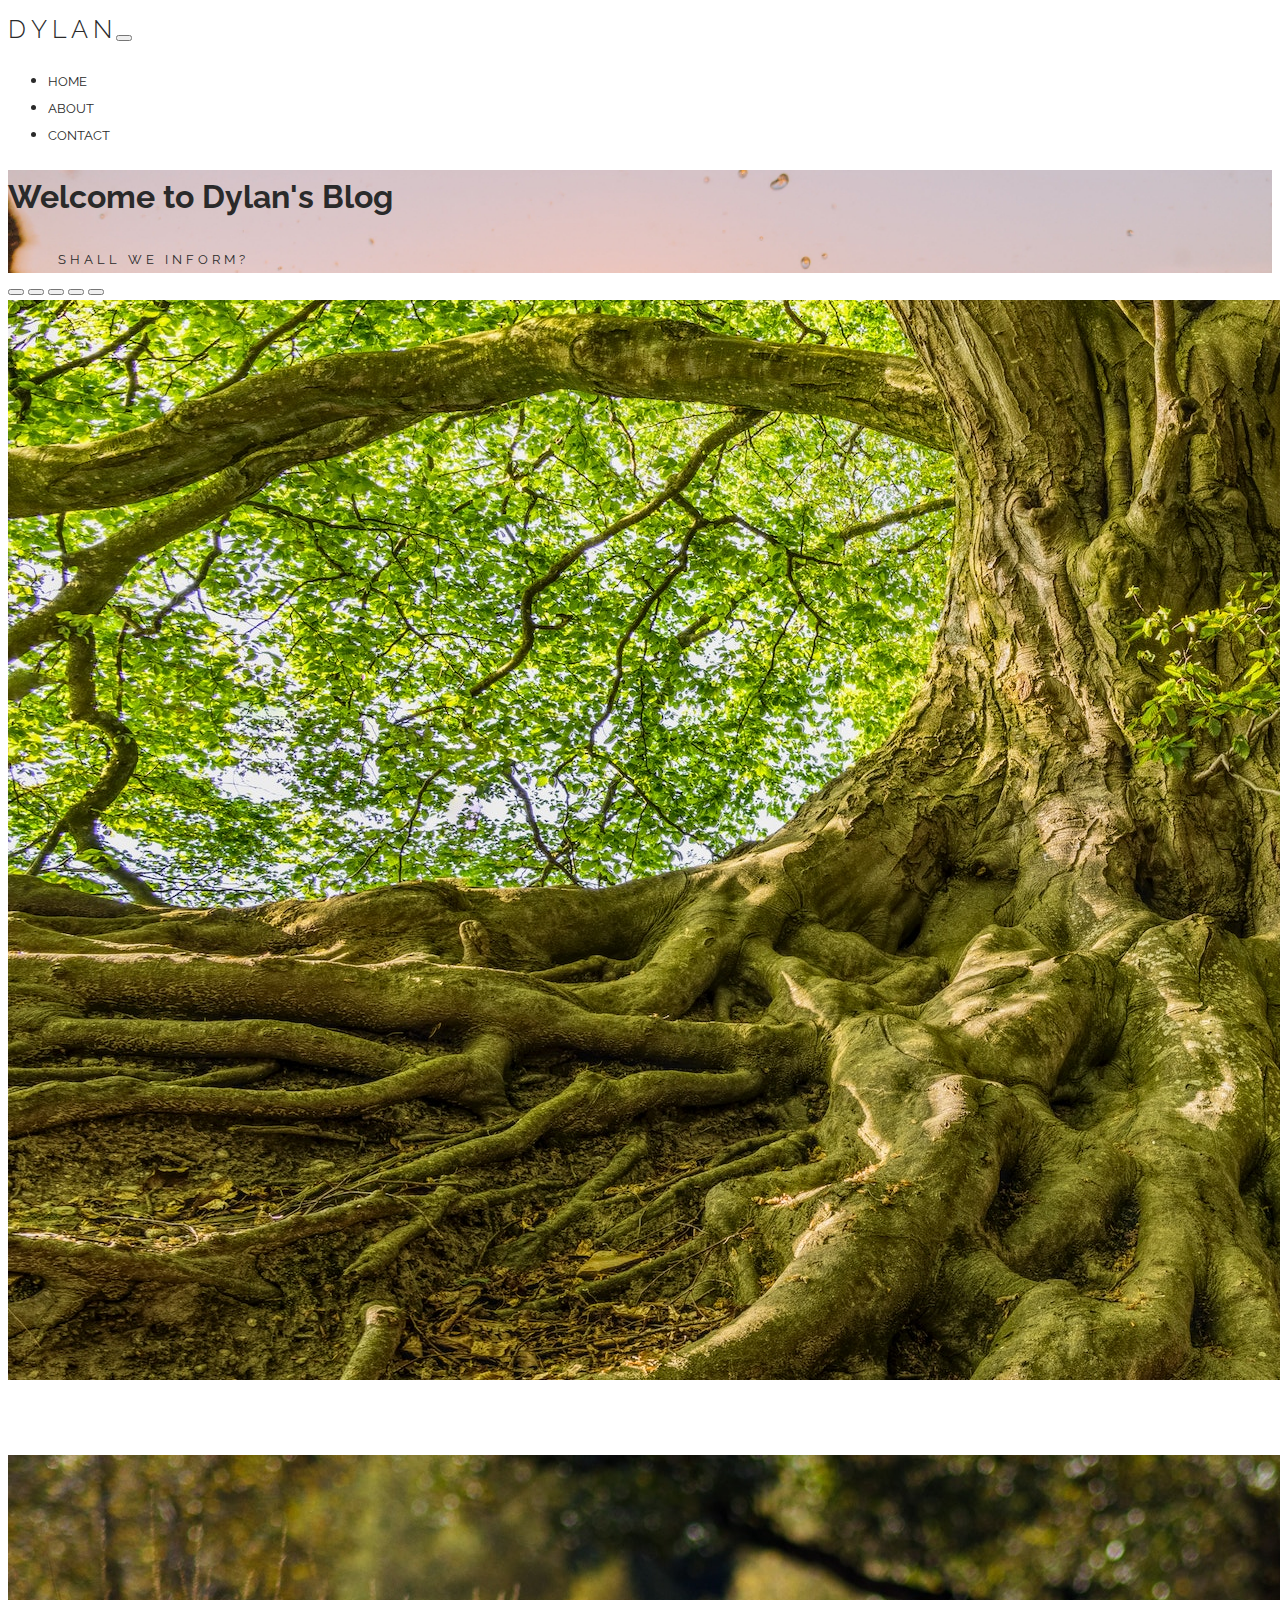
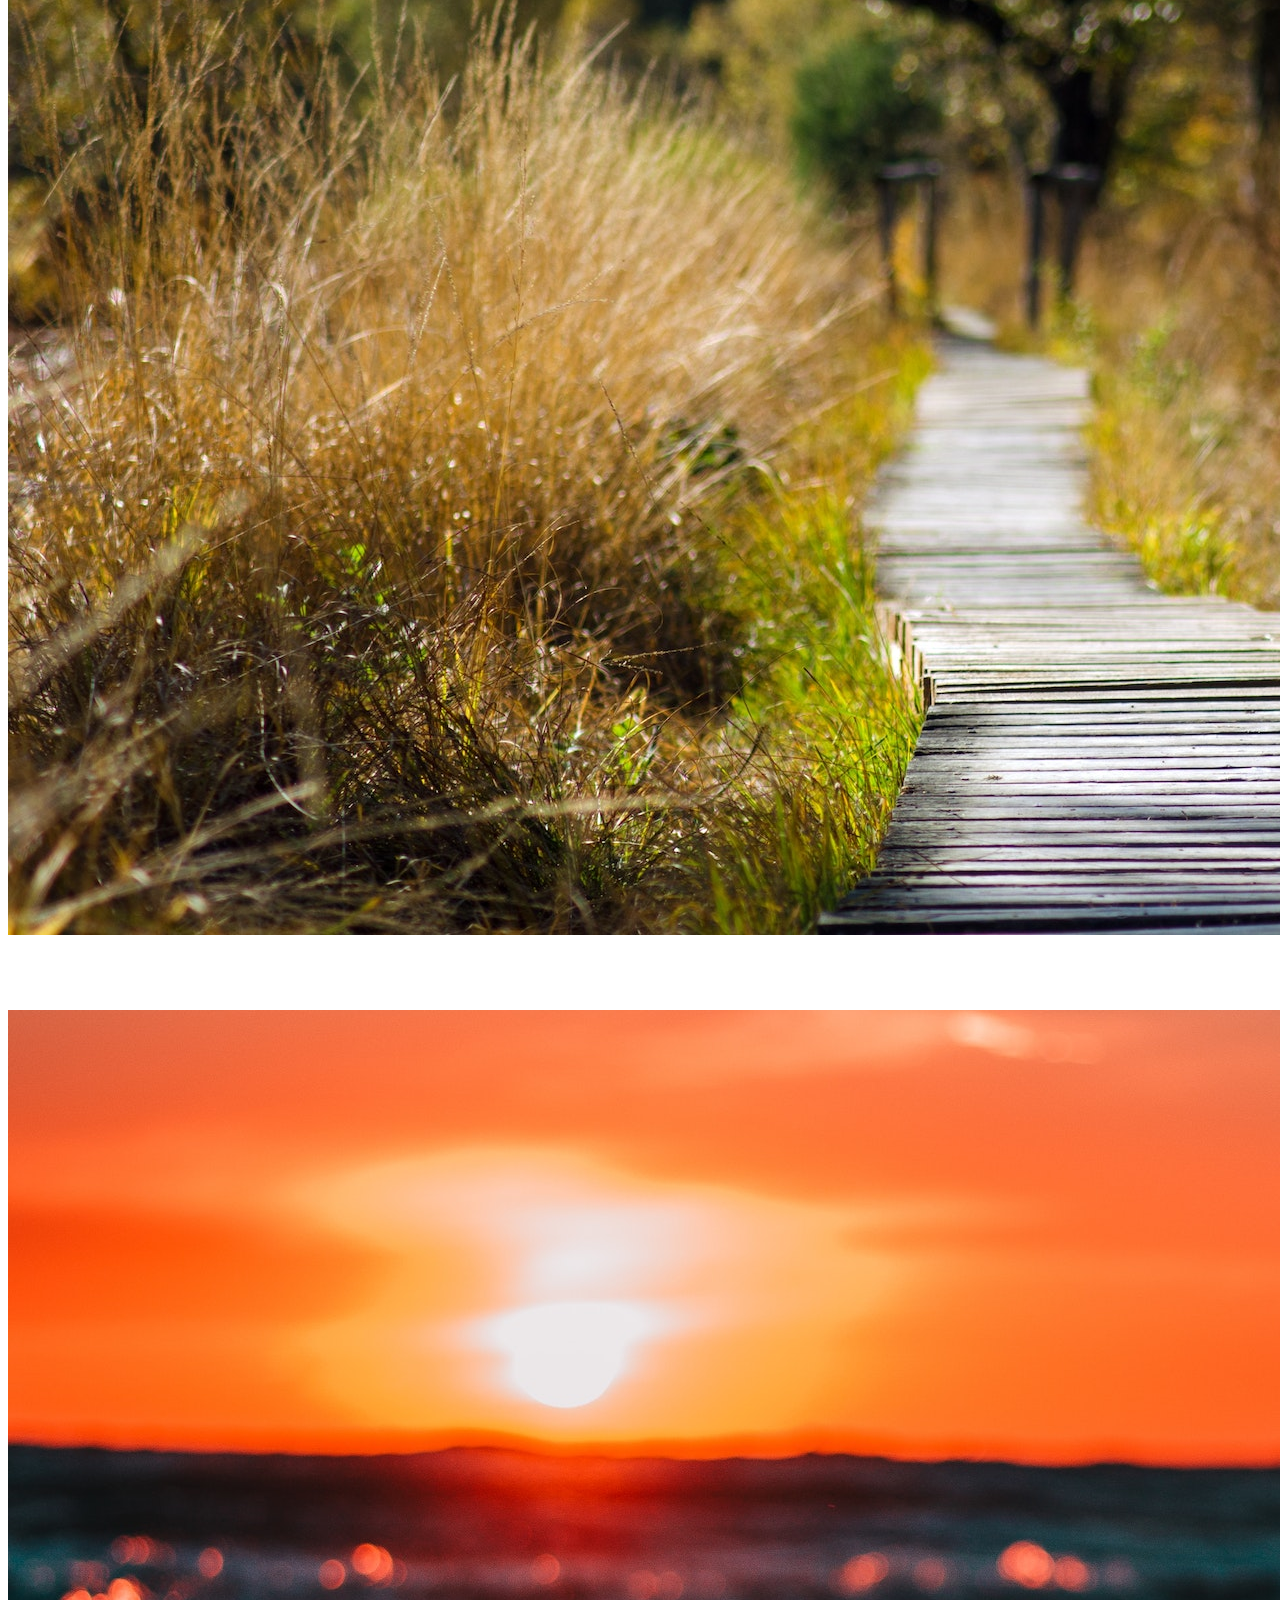
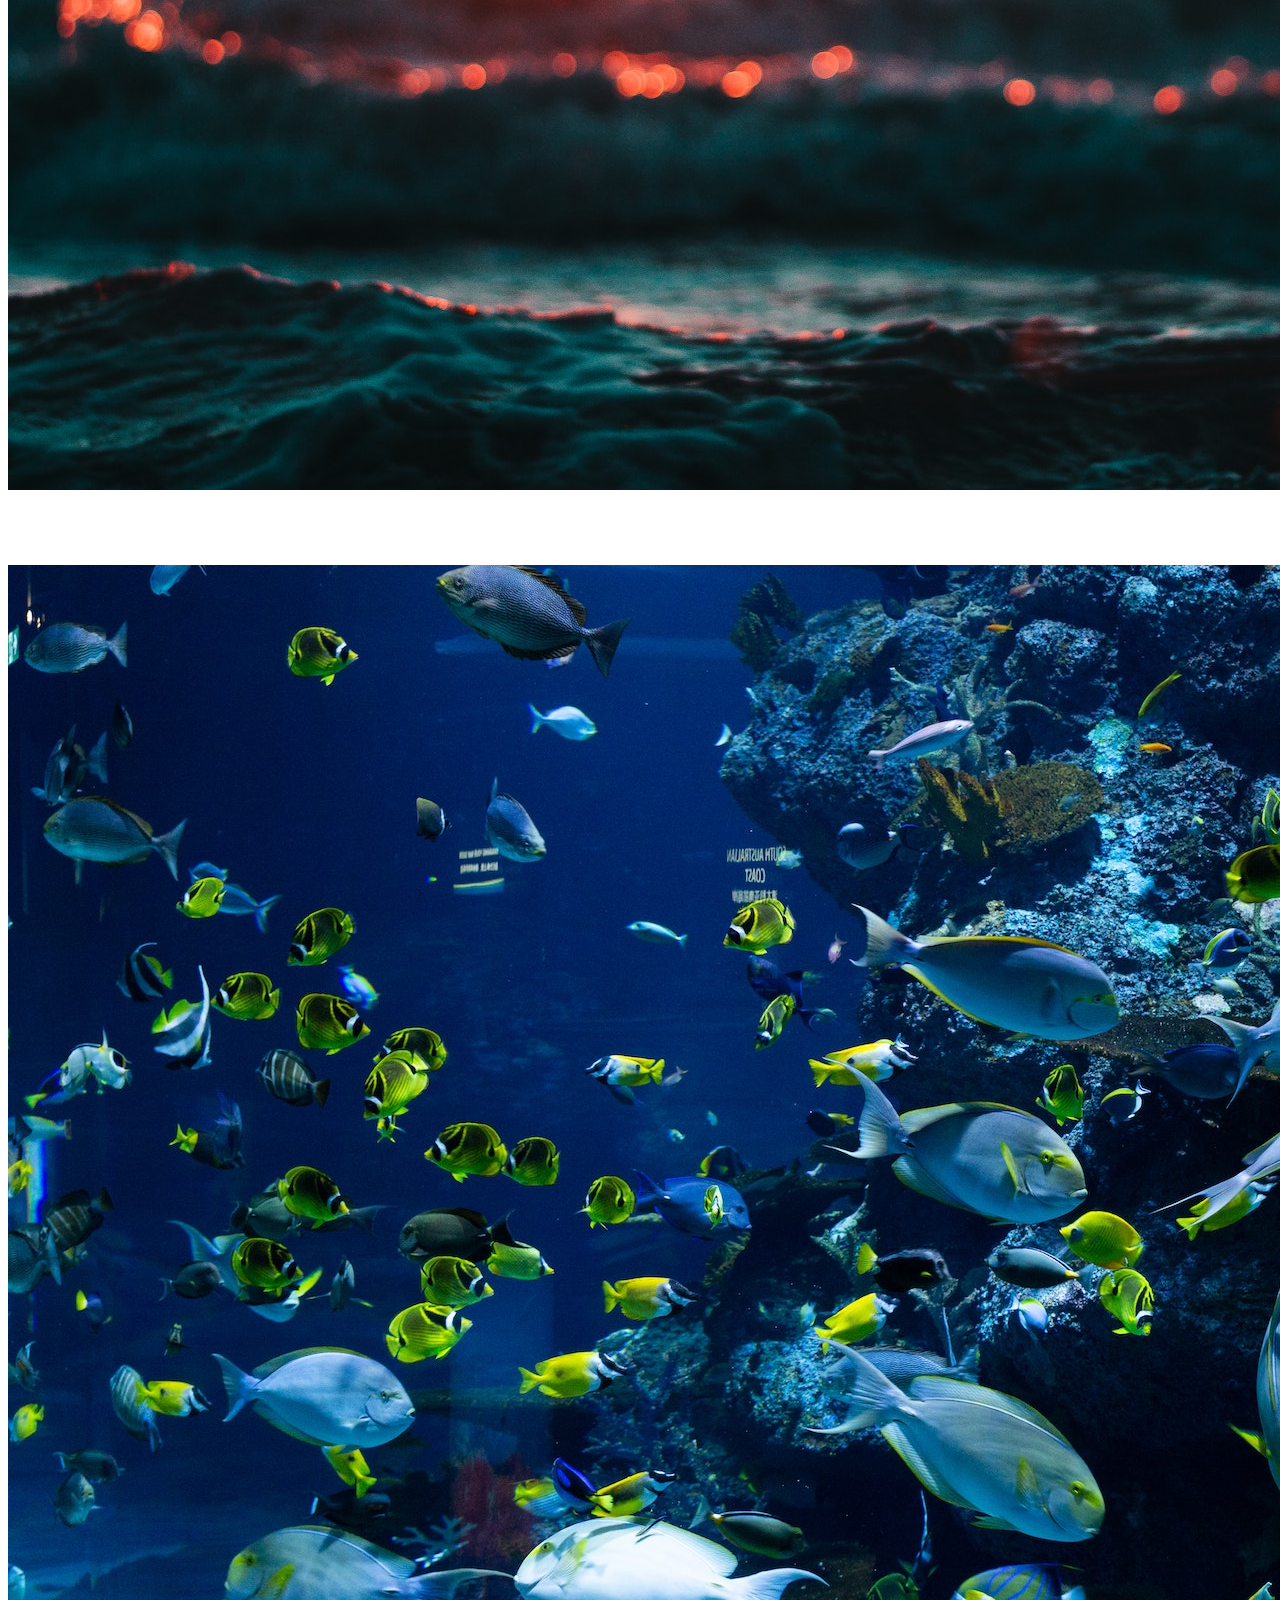
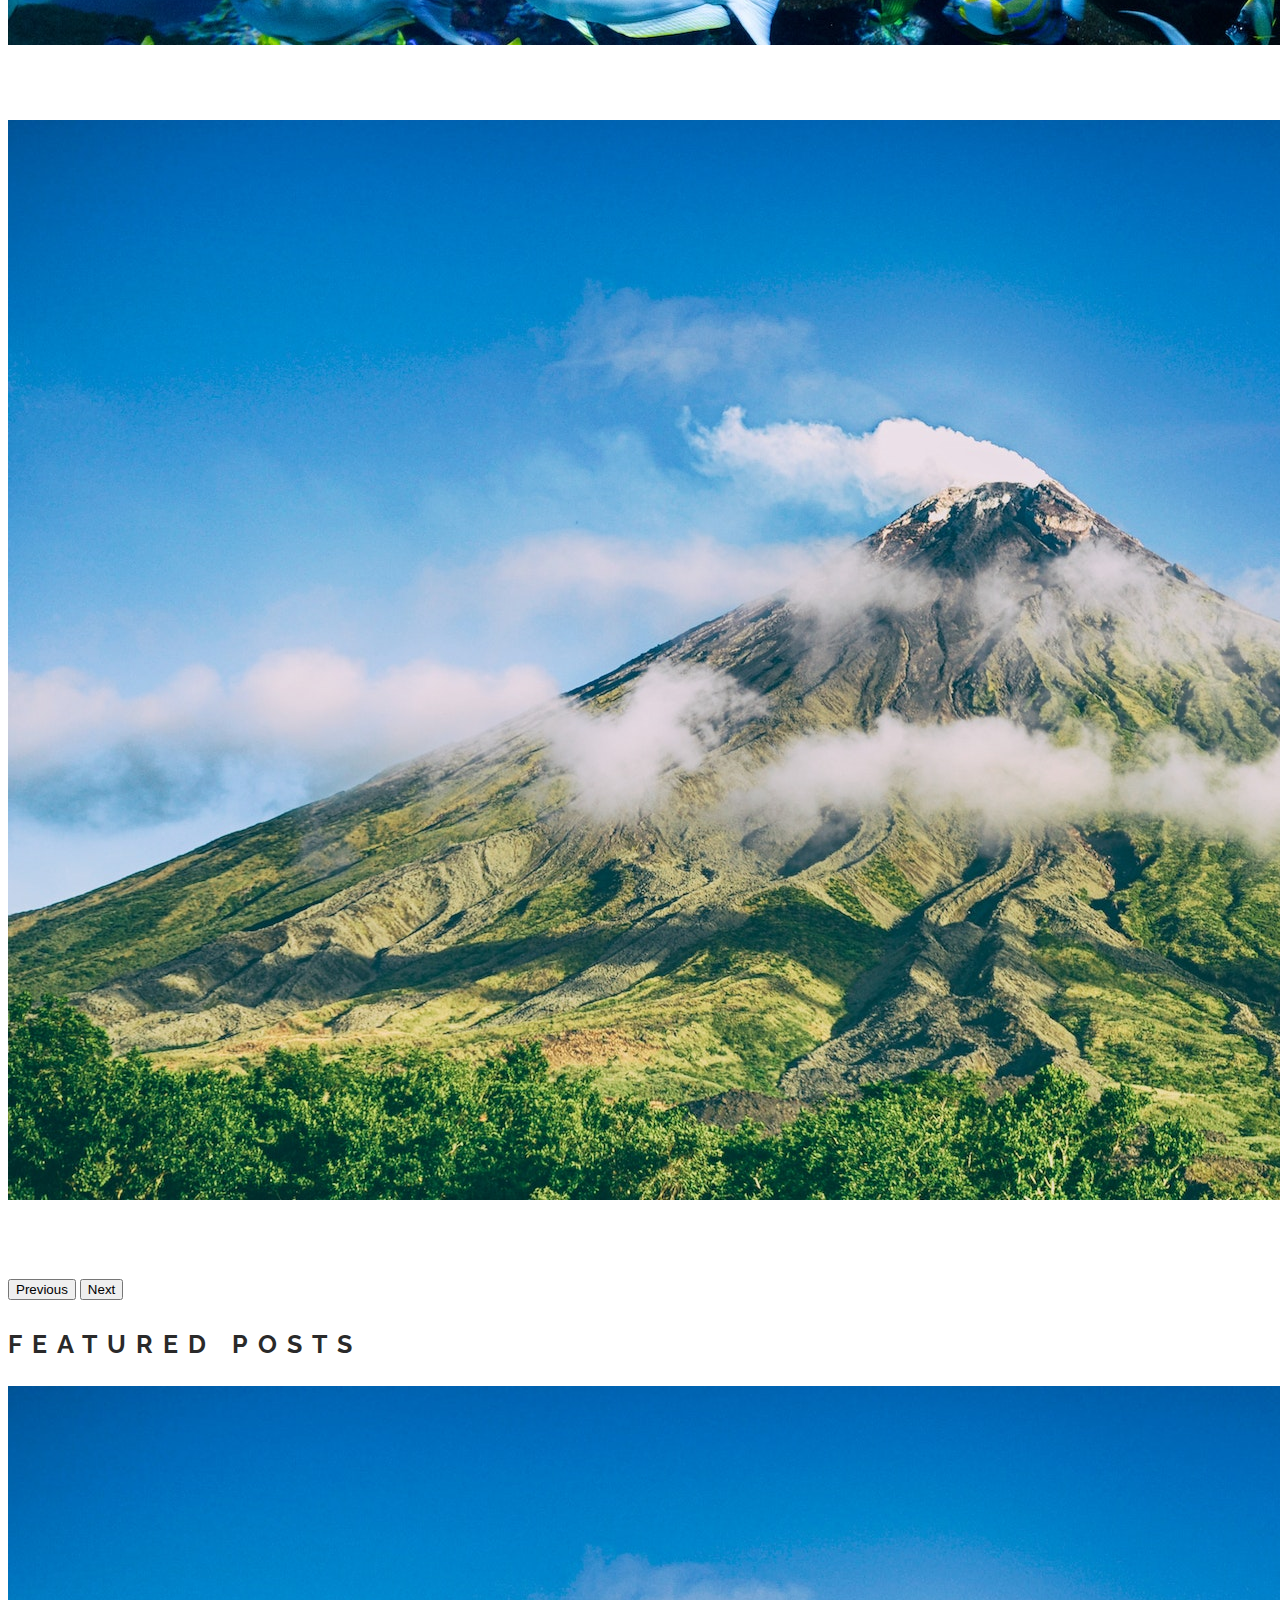
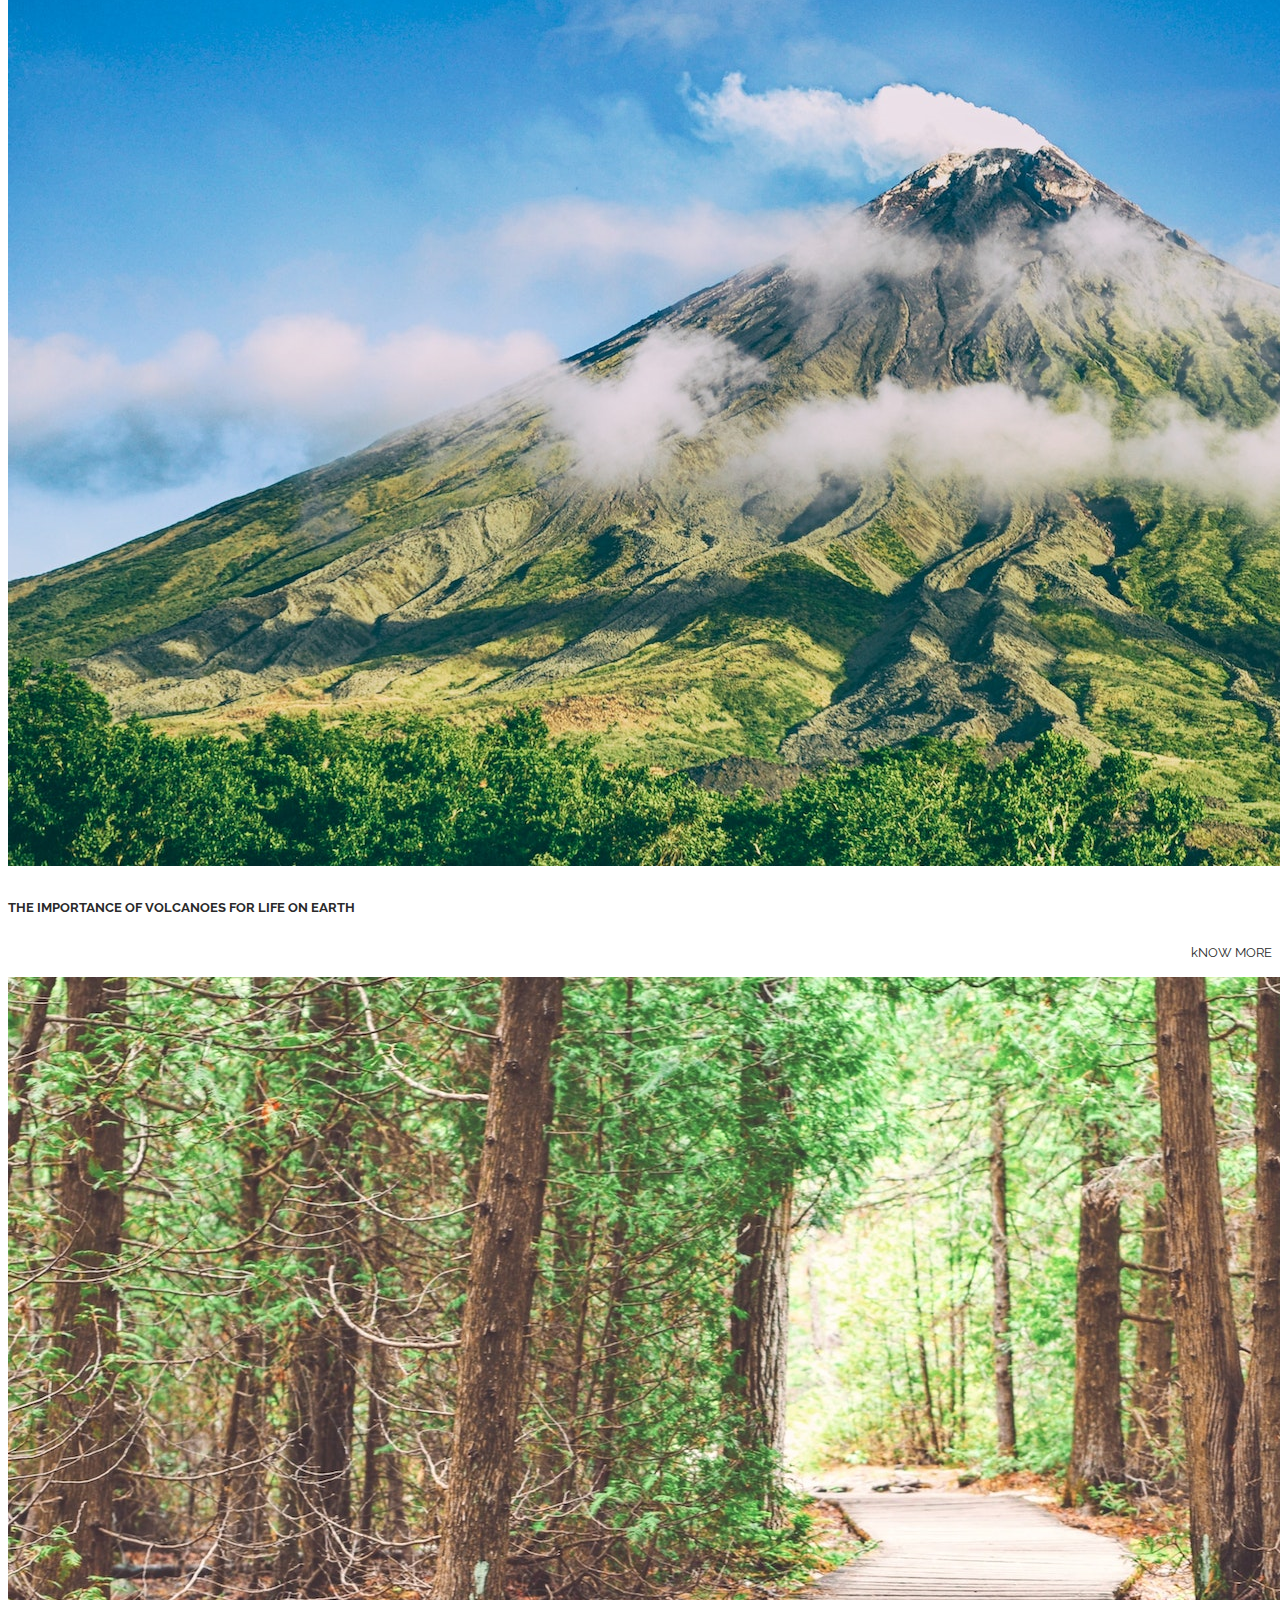
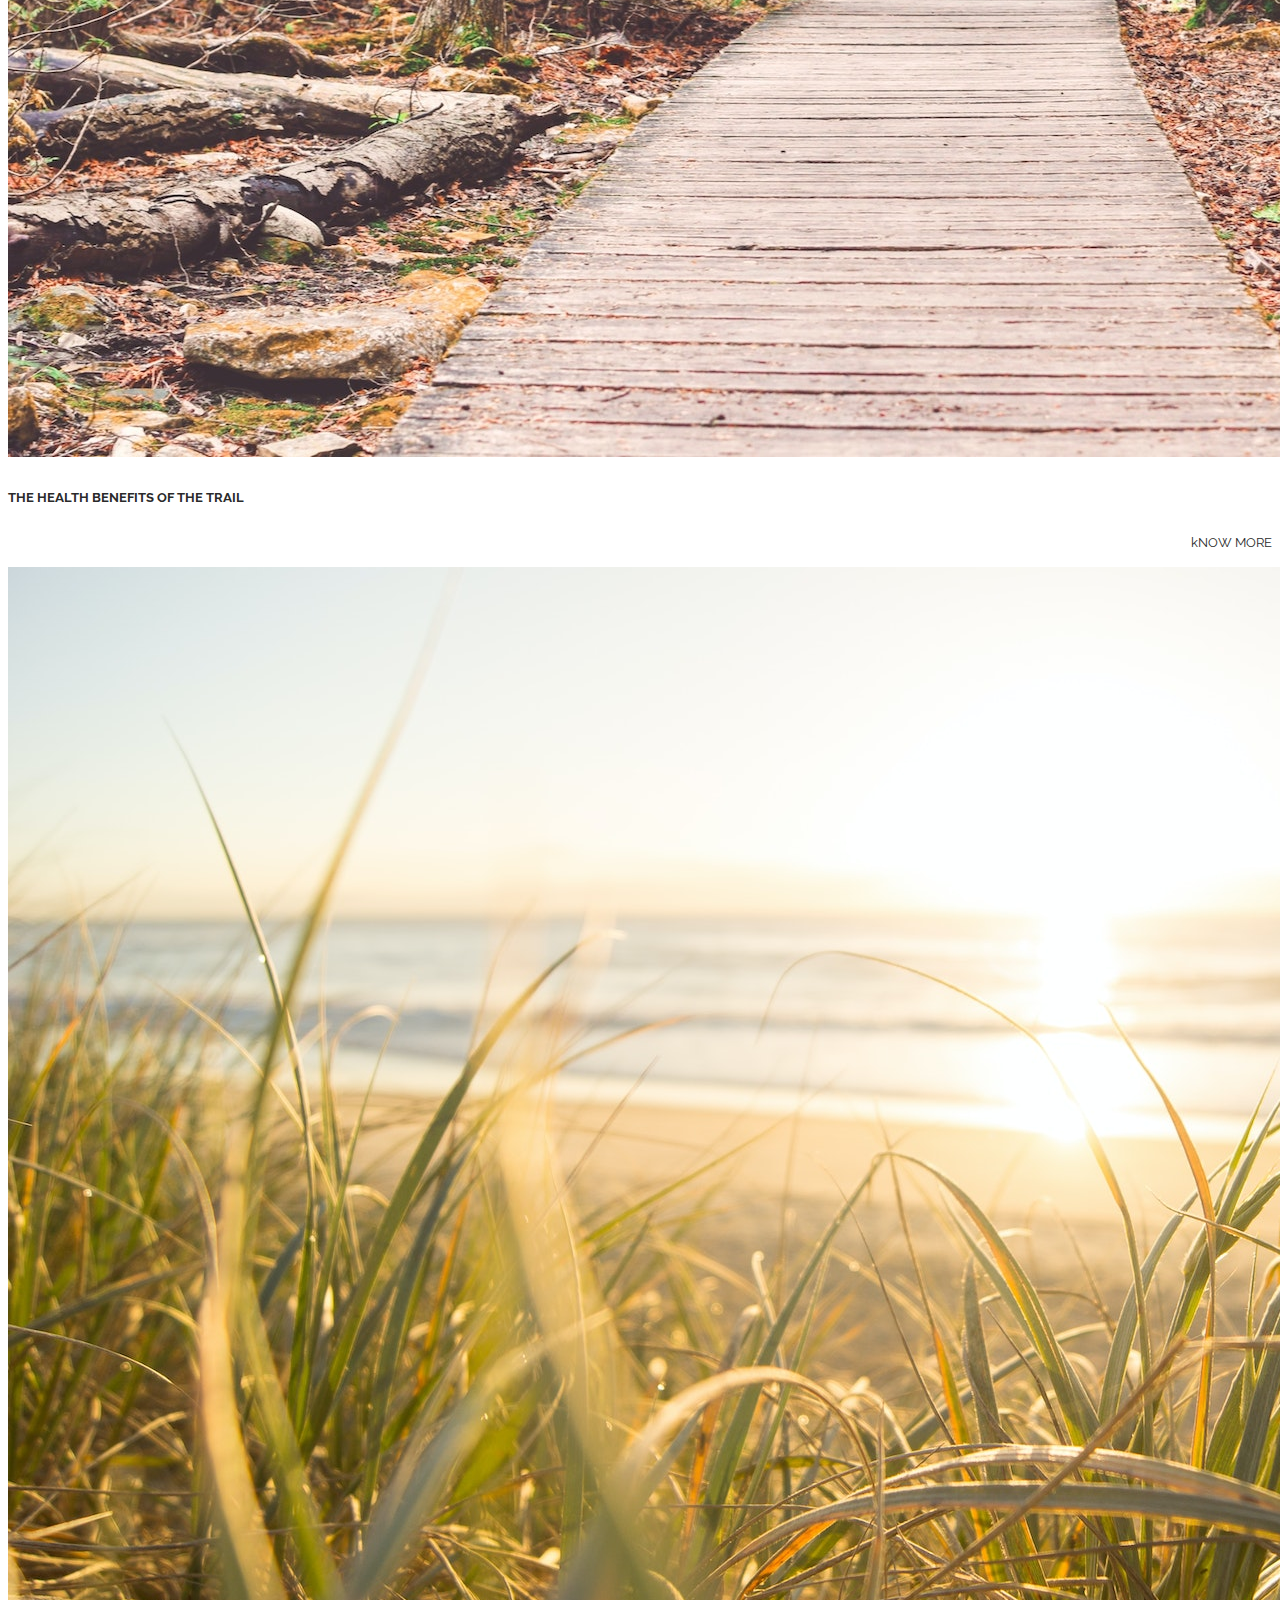
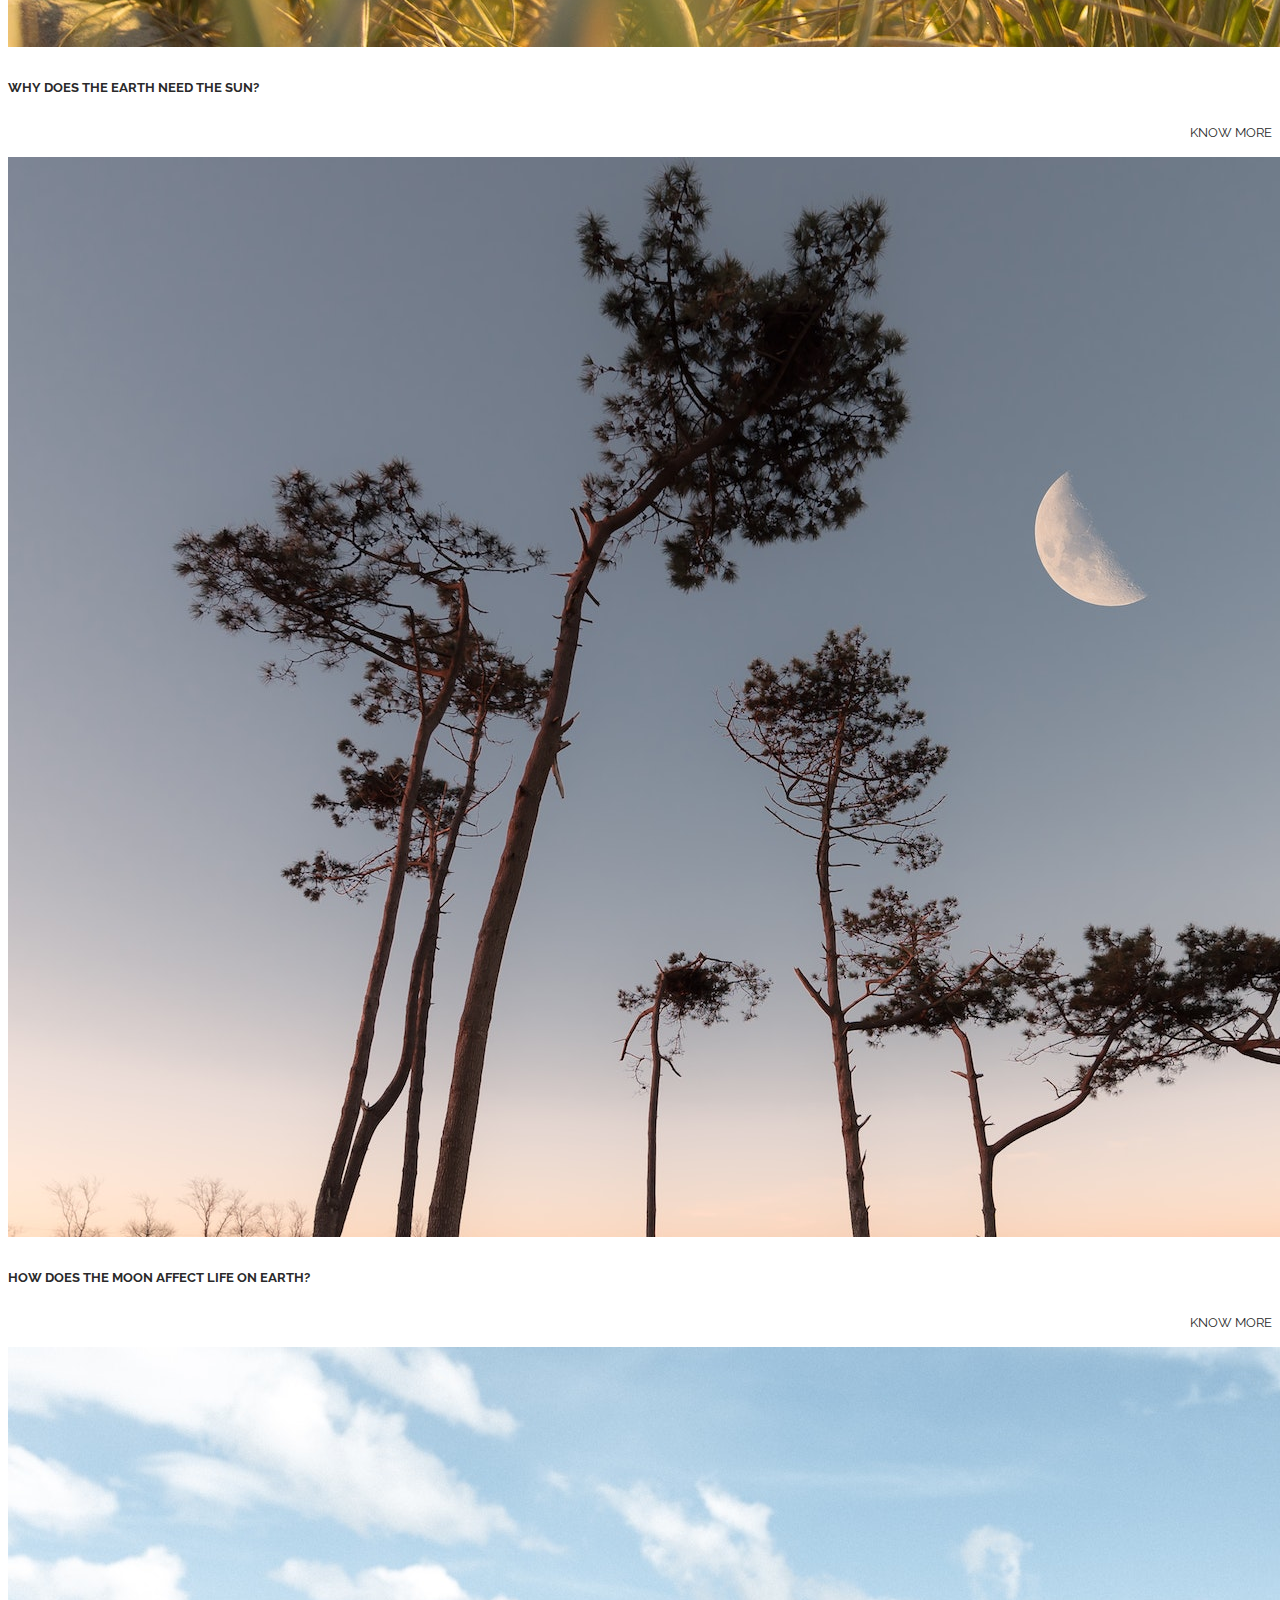
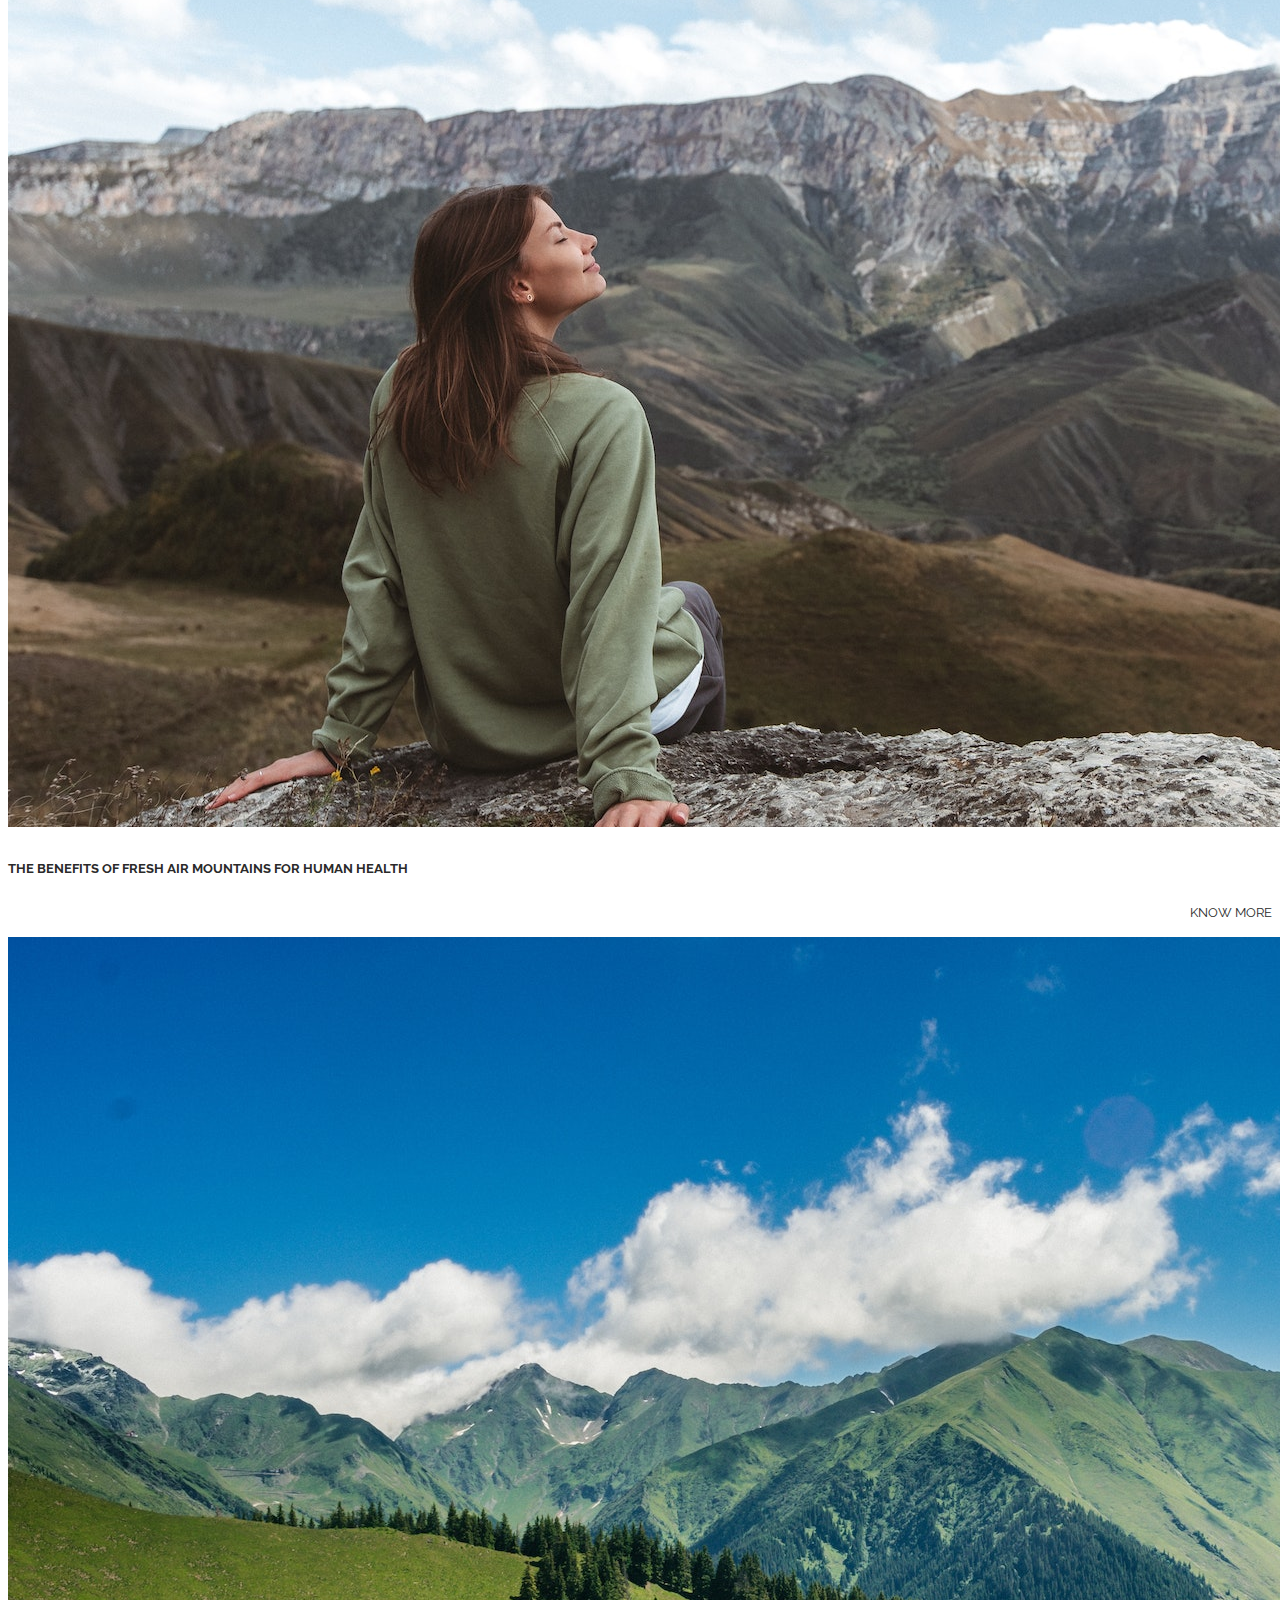
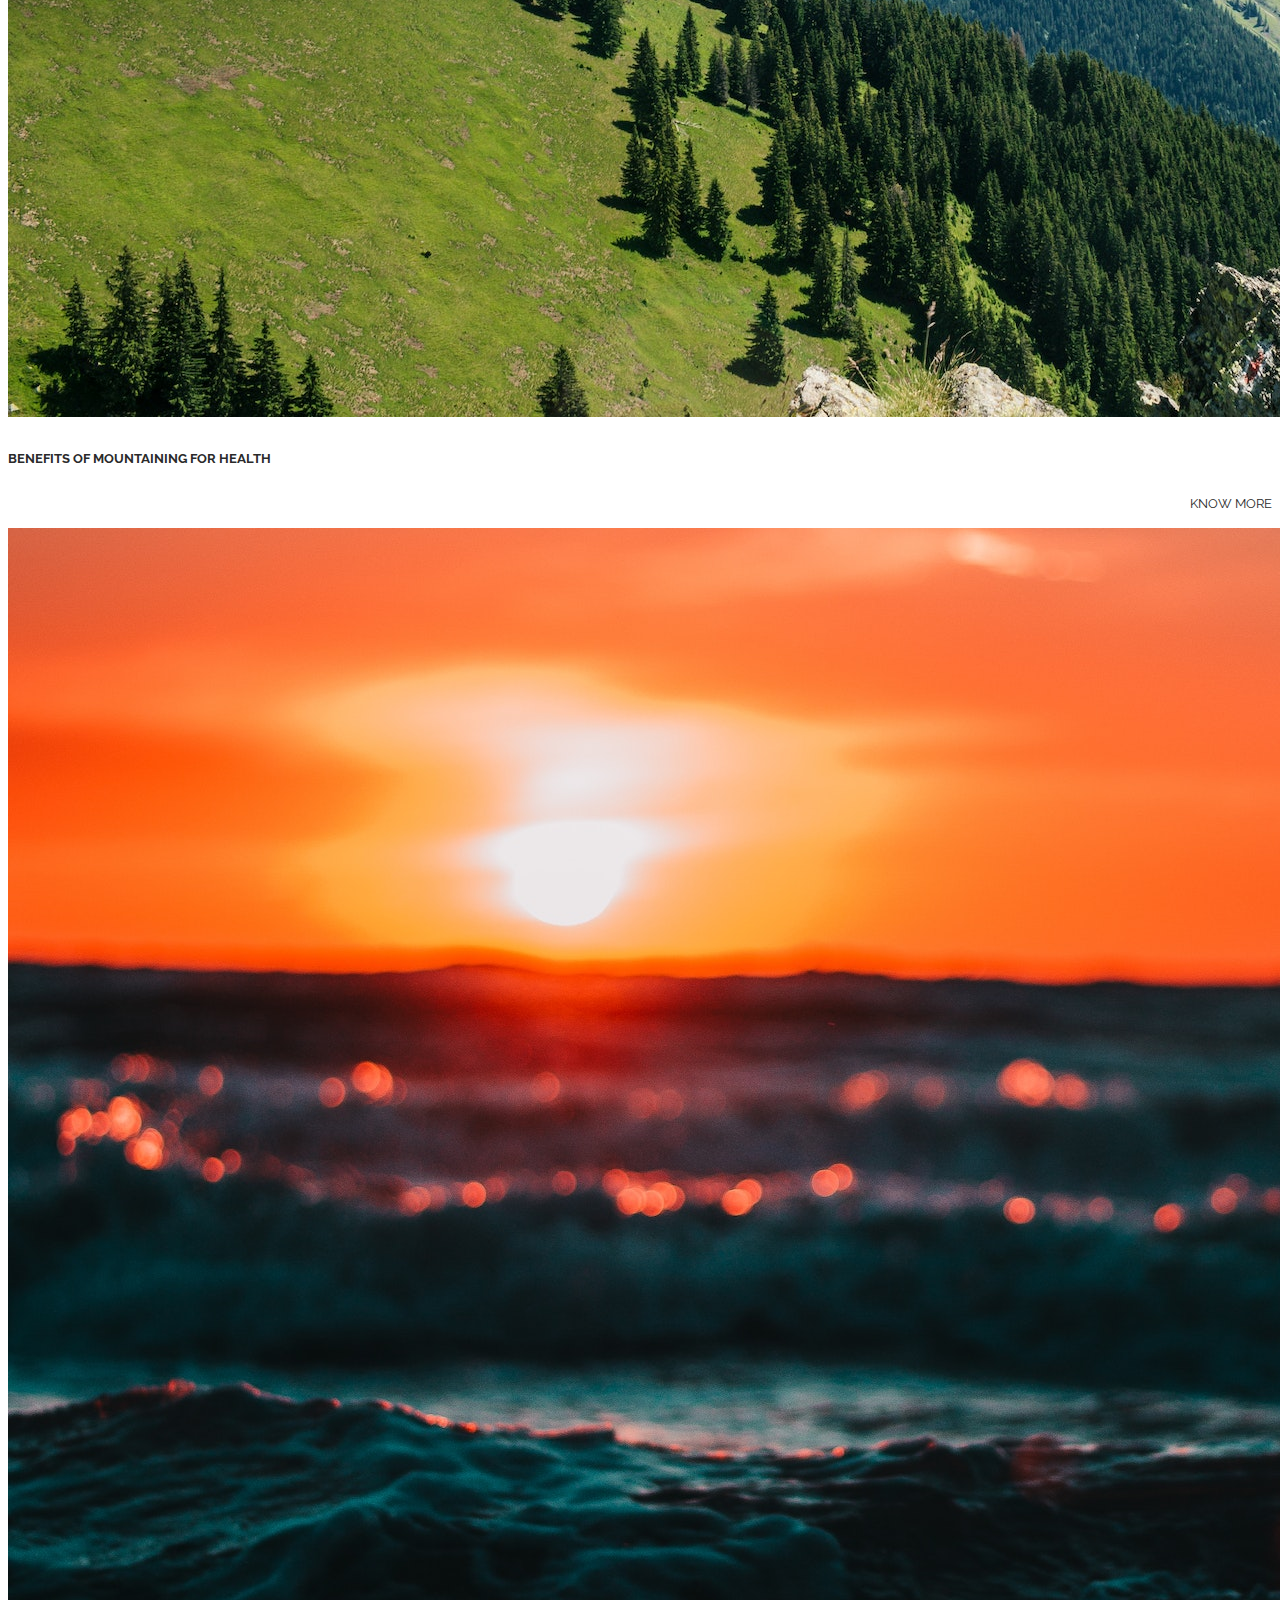
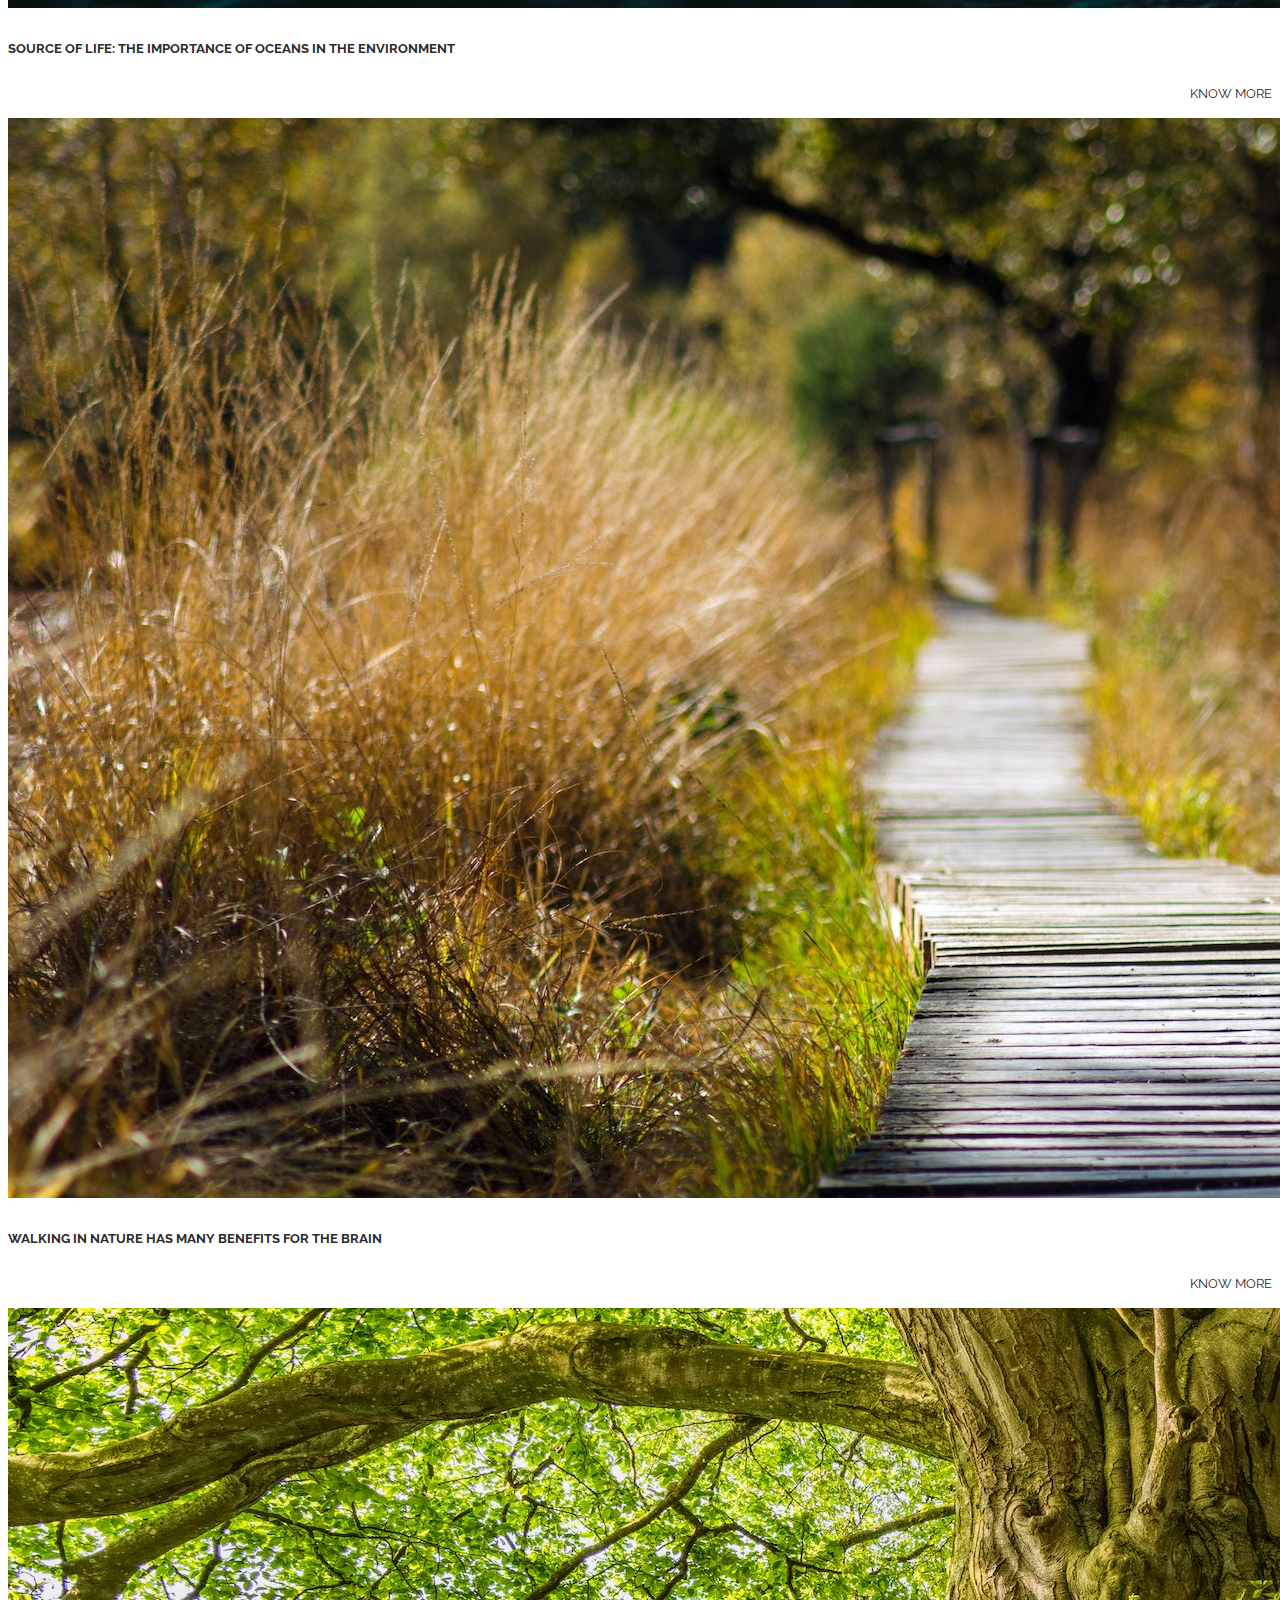
<file: Portifólio/DYLAN BLOG'S/index.html>
<!DOCTYPE html>
<html lang="pt-br">
  <head>
    <meta charset="utf-8" />
    <meta name="viewport" content="width=device-width, initial-scale=1" />
    <title>Site Professor Fabricio</title>
    <!-- CSS BOOTSTRAP -->
    <link
      href="https://cdn.jsdelivr.net/npm/bootstrap@5.2.1/dist/css/bootstrap.min.css"
      rel="stylesheet"
      integrity="sha384-iYQeCzEYFbKjA/T2uDLTpkwGzCiq6soy8tYaI1GyVh/UjpbCx/TYkiZhlZB6+fzT"
      crossorigin="anonymous"
    />
    <!-- CSS STYLE -->
    <link rel="stylesheet" href="style.css" />

    <!-- BOOTSTRAP ICONS -->
    <link
      rel="stylesheet"
      href="https://cdn.jsdelivr.net/npm/bootstrap-icons@1.9.1/font/bootstrap-icons.css"
    />
  </head>
  <body>
    <!-- NAVBAR -->
    <header>
      <nav class="navbar navbar-expand-lg bg-white">
        <div class="container col-10">
          <a class="navbar-brand" href="index.html">D Y L A N</a>
          <button
            class="navbar-toggler"
            type="button"
            data-bs-toggle="collapse"
            data-bs-target="#navbarNav"
            aria-controls="navbarNav"
            aria-expanded="false"
            aria-label="Toggle navigation"
          >
            <span class="navbar-toggler-icon"></span>
          </button>
          <div class="collapse navbar-collapse" id="navbarNav">
            <ul class="navbar-nav ms-auto space-around">
              <li class="nav-item">
                <a class="nav-link" href="index.html">HOME</a>
              </li>
              <li class="nav-item">
                <a class="nav-link" href="about.html">ABOUT</a>
              </li>
              <li class="nav-item">
                <a class="nav-link" href="#footer">CONTACT</a>
              </li>
            </ul>
          </div>
        </div>
      </nav>
    </header>

    <!-- HERO -->
    <div class="hero vh-100 d-flex align-items-center">
      <div class="container">
        <div class="row">
          <div class="col-7 mb-5 mx-auto text-center">
            <h1 class="display-2 text-white">Welcome to Dylan's Blog</h1>
            <a href="#carousel" class="btn btn-outline-light mt-3"
              >SHALL WE INFORM?</a
            >
          </div>
        </div>
      </div>
    </div>

    <!-- HERO CONTENTS -->
    <div class="hero-contents mt-5">
      <div id="carousel" class="container col-10 d-flex">
        <div class="row">
          <div class="col-sm-8 col-md-8 col-lg-8 col-xl-8 col-xxl-8">
            <div
              id="carouselExampleCaptions"
              class="carousel slide"
              data-bs-ride="false"
            >
              <div class="carousel-indicators">
                <button
                  type="button"
                  data-bs-target="#carouselExampleCaptions"
                  data-bs-slide-to="0"
                  class="active"
                  aria-current="true"
                  aria-label="Slide 1"
                ></button>
                <button
                  type="button"
                  data-bs-target="#carouselExampleCaptions"
                  data-bs-slide-to="1"
                  aria-label="Slide 2"
                ></button>
                <button
                  type="button"
                  data-bs-target="#carouselExampleCaptions"
                  data-bs-slide-to="2"
                  aria-label="Slide 3"
                ></button>
                <button
                  type="button"
                  data-bs-target="#carouselExampleCaptions"
                  data-bs-slide-to="3"
                  aria-label="Slide 4"
                ></button>
                <button
                  type="button"
                  data-bs-target="#carouselExampleCaptions"
                  data-bs-slide-to="4"
                  aria-label="Slide 5"
                ></button>
              </div>
              <div class="carousel-inner d-none d-md-block">
                <div class="carousel-item active">
                  <img
                    src="imgs/pexels-felix-mittermeier-1080401.jpg"
                    class="d-block w-100"
                    alt="..."
                  />
                  <div class="carousel-caption d-none d-md-block">
                    <h5>
                      <a class="a-carousel" href="post1.html"
                        >TREE DAY: HOW CONTACT WITH NATURE CAN IMPROVE THE
                        QUALITY OF LIFE</a
                      >
                    </h5>
                  </div>
                </div>
                <div class="carousel-item">
                  <img
                    src="imgs/pexels-achim-bongard-289327.jpg"
                    class="d-block w-100"
                    alt="..."
                  />
                  <div class="carousel-caption d-none d-md-block">
                    <h5>
                      <a class="a-carousel" href="post2.html">
                        WALKING IN NATURE HAS MANY BENEFITS FOR THE BRAIN
                      </a>
                    </h5>
                  </div>
                </div>
                <div class="carousel-item">
                  <img
                    src="imgs/pexels-александр-прокофьев-561463.jpg"
                    class="d-block w-100"
                    alt="..."
                  />
                  <div class="carousel-caption d-none d-md-block">
                    <h5>
                      <a class="a-carousel" href="post3.html">
                        SOURCE OF LIFE: THE IMPORTANCE OF OCEANS IN THE
                        ENVIRONMENT
                      </a>
                    </h5>
                  </div>
                </div>
                <div class="carousel-item">
                  <img
                    src="imgs/pexels-hung-tran-3699434.jpg"
                    class="d-block w-100"
                    alt="..."
                  />

                  <div class="carousel-caption d-none d-md-block">
                    <h5>
                      <a class="a-carousel" href="post4.html"
                        >FISH MAY BE THE ANSWER TO A MORE SUSTAINABLE WORLD</a
                      >
                    </h5>
                  </div>
                </div>
                <div class="carousel-item">
                  <img
                    src="imgs/pexels-archie-binamira-913215.jpg"
                    class="d-block w-100"
                    alt="..."
                  />
                  <div class="carousel-caption d-none d-md-block">
                    <h5>
                      <a class="a-carousel" href="post5.html"
                        >THE IMPORTANCE OF VOLCANOES FOR LIFE ON EARTH</a
                      >
                    </h5>
                  </div>
                </div>
              </div>
              <button
                class="carousel-control-prev"
                type="button"
                data-bs-target="#carouselExampleCaptions"
                data-bs-slide="prev"
              >
                <span
                  class="carousel-control-prev-icon"
                  aria-hidden="true"
                ></span>
                <span class="visually-hidden">Previous</span>
              </button>
              <button
                class="carousel-control-next"
                type="button"
                data-bs-target="#carouselExampleCaptions"
                data-bs-slide="next"
              >
                <span
                  class="carousel-control-next-icon"
                  aria-hidden="true"
                ></span>
                <span class="visually-hidden">Next</span>
              </button>
            </div>
            <h2 class="h-about mt-5">FEATURED POSTS</h2>
            <div class="row row-cols-1 row-cols-md-2 g-4 mt-2">
              <div class="col">
                <div class="card">
                  <a href="post5.html">
                    <img
                      src="imgs/pexels-archie-binamira-913215.jpg"
                      class="card-img-top"
                      alt="..."
                    />
                  </a>
                  <div class="card-body">
                    <h5 class="card-title">
                      <a href="post5.html"
                        >THE IMPORTANCE OF VOLCANOES FOR LIFE ON EARTH</a
                      >
                    </h5>
                    <p class="card-text">
                      <a href="post5.html">kNOW MORE</a>
                    </p>
                  </div>
                </div>
              </div>
              <div class="col">
                <div class="card">
                  <a href="post10.html">
                    <img
                      src="imgs/pexels-tim-gouw-443412.jpg"
                      class="card-img-top"
                      alt="..."
                    />
                  </a>
                  <div class="card-body">
                    <h5 class="card-title">
                      <a href="">THE HEALTH BENEFITS OF THE TRAIL</a>
                    </h5>
                    <p class="card-text">
                      <a href="post10.html">kNOW MORE</a>
                    </p>
                  </div>
                </div>
              </div>
              <div class="col">
                <div class="card">
                  <a href="post8.html">
                    <img
                      src="imgs/pexels-nathan-cowley-1089168.jpg"
                      class="card-img-top"
                      alt="..."
                    />
                  </a>
                  <div class="card-body">
                    <h5 class="card-title">
                      <a href="post8.html">WHY DOES THE EARTH NEED THE SUN?</a>
                    </h5>
                    <p class="card-text">
                      <a href="post8.html">KNOW MORE</a>
                    </p>
                  </div>
                </div>
              </div>
              <div class="col">
                <div class="card">
                  <a href="post9.html">
                    <img
                      src="imgs/pexels-philippe-donn-1242764.jpg"
                      class="card-img-top"
                      alt="..."
                    />
                  </a>
                  <div class="card-body">
                    <h5 class="card-title">
                      <a href="post9.html"
                        >HOW DOES THE MOON AFFECT LIFE ON EARTH?</a
                      >
                    </h5>
                    <p class="card-text">
                      <a href="post9.html">KNOW MORE</a>
                    </p>
                  </div>
                </div>
              </div>
              <div class="col">
                <div class="card">
                  <a href="post7.html">
                    <img
                      src="imgs/pexels-kirill-lazarev-9986905.jpg"
                      class="card-img-top"
                      alt="..."
                    />
                  </a>
                  <div class="card-body">
                    <h5 class="card-title">
                      <a href="post7.html"
                        >THE BENEFITS OF FRESH AIR MOUNTAINS FOR HUMAN HEALTH</a
                      >
                    </h5>
                    <p class="card-text">
                      <a href="post7.html">KNOW MORE</a>
                    </p>
                  </div>
                </div>
              </div>
              <div class="col">
                <div class="card">
                  <a href="post6.html">
                    <img
                      src="imgs/pexels-andrei-tanase-1271619.jpg"
                      class="card-img-top"
                      alt="..."
                    />
                  </a>
                  <div class="card-body">
                    <h5 class="card-title">
                      <a href="post6.html"
                        >BENEFITS OF MOUNTAINING FOR HEALTH</a
                      >
                    </h5>
                    <p class="card-text">
                      <a href="post6.html">KNOW MORE</a>
                    </p>
                  </div>
                </div>
              </div>
              <div class="col">
                <div class="card">
                  <a href="post3.html">
                    <img
                      src="imgs/pexels-александр-прокофьев-561463.jpg"
                      class="card-img-top"
                      alt="..."
                    />
                  </a>
                  <div class="card-body">
                    <h5 class="card-title">
                      <a href="post3.html"
                        >SOURCE OF LIFE: THE IMPORTANCE OF OCEANS IN THE
                        ENVIRONMENT</a
                      >
                    </h5>
                    <p class="card-text">
                      <a href="post3.html">KNOW MORE</a>
                    </p>
                  </div>
                </div>
              </div>
              <div class="col">
                <div class="card">
                  <a href="post2.html">
                    <img
                      src="imgs/pexels-achim-bongard-289327.jpg"
                      class="card-img-top"
                      alt="..."
                    />
                  </a>
                  <div class="card-body">
                    <h5 class="card-title">
                      <a href="post2.html"
                        >WALKING IN NATURE HAS MANY BENEFITS FOR THE BRAIN</a
                      >
                    </h5>
                    <p class="card-text">
                      <a href="##">KNOW MORE</a>
                    </p>
                  </div>
                </div>
              </div>
              <div class="col">
                <div class="card">
                  <a href="post1.html">
                    <img
                      src="imgs/pexels-felix-mittermeier-1080401.jpg"
                      class="card-img-top"
                      alt="..."
                    />
                  </a>
                  <div class="card-body">
                    <h5 class="card-title">
                      <a href="post1.html"
                        >TREE DAY: HOW CONTACT WITH NATURE CAN IMPROVE THE
                        QUALITY OF LIFE</a
                      >
                    </h5>
                    <p class="card-text">
                      <a href="post1.html">KNOW MORE</a>
                    </p>
                  </div>
                </div>
              </div>
              <div class="col">
                <div class="card">
                  <a href="post4.html">
                    <img
                      src="imgs/pexels-hung-tran-3699434.jpg"
                      class="card-img-top"
                      alt="..."
                    />
                  </a>
                  <div class="card-body">
                    <h5 class="card-title">
                      <a href="post4.html"
                        >FISH MAY BE THE ANSWER TO A MORE SUSTAINABLE WORLD</a
                      >
                    </h5>
                    <p class="card-text">
                      <a href="post4.html">KNOW MORE</a>
                    </p>
                  </div>
                </div>
              </div>
            </div>
            <div class="mt-5">
              <h1 class="forms-text">Give us your feedback!</h1>
              <div class="mb-3">
                <label for="exampleFormControlInput1" class="form-label"
                  >Email address</label
                >
                <input
                  type="email"
                  class="form-control"
                  id="exampleFormControlInput1"
                  placeholder="name@example.com"
                />
              </div>
              <div class="mb-3">
                <label for="exampleFormControlTextarea1" class="form-label"
                  >Feedback</label
                >
                <textarea
                  class="form-control"
                  id="exampleFormControlTextarea1"
                  rows="3"
                ></textarea>
              </div>
              <div class="d-grid gap-2">
                <button class="btn btn-outline-primary" type="button">
                  SEND US YOUR FEEDBACK
                </button>
              </div>
            </div>
          </div>
          <div class="col-4 mt-5 ms-auto">
            <ul class="list-group list-group-flush">
              <h1>Top Post</h1>
              <li class="list-group-item">
                <a href="post1.html"
                  >TREE DAY: HOW CONTACT WITH NATURE CAN IMPROVE THE QUALITY OF
                  LIFE</a
                >
              </li>
              <li class="list-group-item">
                <a href="post2.html"
                  >WALKING IN NATURE HAS MANY BENEFITS FOR THE BRAIN</a
                >
              </li>
              <li class="list-group-item">
                <a href="post3.html"
                  >SOURCE OF LIFE: THE IMPORTANCE OF OCEANS IN THE
                  ENVIRONMENT</a
                >
              </li>
              <li class="list-group-item">
                <a href="post4.html"
                  >FISH MAY BE THE ANSWER TO A MORE SUSTAINABLE WORLD</a
                >
              </li>
              <li class="list-group-item">
                <a href="post5.html"
                  >THE IMPORTANCE OF VOLCANOES FOR LIFE ON EARTH</a
                >
              </li>
              <li class="list-group-item">
                <a href="post6.html">BENEFITS OF MOUNTAINING FOR HEALTH</a>
              </li>
              <li class="list-group-item">
                <a href="post7.html"
                  >THE BENEFITS OF FRESH AIR MOUNTAINS FOR HUMAN HEALTH</a
                >
              </li>
              <li class="list-group-item">
                <a href="post8.html">WHY DOES THE EARTH NEED THE SUN?</a>
              </li>
              <li class="list-group-item">
                <a href="post9.html">HOW DOES THE MOON AFFECT LIFE ON EARTH?</a>
              </li>
              <li class="list-group-item">
                <a href="post10.html">THE HEALTH BENEFITS OF THE TRAIL</a>
              </li>
            </ul>
            <ul class="list-group list-group-flush mt-4">
              <h1>Recent Posts</h1>
              <li class="list-group-item">
                <a href="post1.html"
                  >TREE DAY: HOW CONTACT WITH NATURE CAN IMPROVE THE QUALITY OF
                  LIFE</a
                >
              </li>
              <li class="list-group-item">
                <a href="post3.html"
                  >SOURCE OF LIFE: THE IMPORTANCE OF OCEANS IN THE
                  ENVIRONMENT</a
                >
              </li>
              <li class="list-group-item">
                <a href="post5.html"
                  >THE IMPORTANCE OF VOLCANOES FOR LIFE ON EARTH</a
                >
              </li>
              <li class="list-group-item">
                <a href="post2.html"
                  >WALKING IN NATURE HAS MANY BENEFITS FOR THE BRAIN</a
                >
              </li>
              <li class="list-group-item">
                <a href="post4.html"
                  >FISH MAY BE THE ANSWER TO A MORE SUSTAINABLE WORLD</a
                >
              </li>
              <li class="list-group-item">
                <a href="post10.html">THE HEALTH BENEFITS OF THE TRAIL</a>
              </li>
              <li class="list-group-item">
                <a href="post6.html">BENEFITS OF MOUNTAINING FOR HEALTH</a>
              </li>
              <li class="list-group-item">
                <a href="post7.html"
                  >THE BENEFITS OF FRESH AIR MOUNTAINS FOR HUMAN HEALTH</a
                >
              </li>
              <li class="list-group-item">
                <a href="post8.html">WHY DOES THE EARTH NEED THE SUN?</a>
              </li>
              <li class="list-group-item">
                <a href="post9.html">HOW DOES THE MOON AFFECT LIFE ON EARTH?</a>
              </li>
            </ul>
          </div>
          <div class="col-4 mt-3 ms-auto"></div>
        </div>
      </div>
    </div>

    <!-- FOOTER -->
    <footer id="footer" class="container-fluid bg-dark">
      <div class="container col-10 text-white text-center">
        <div class="">
          <h1>DESING BY DOMINUS</h1>
        </div>
        <div class="mt-3">
          <i class="bi bi-whatsapp"></i>
          <i class="bi bi-facebook"></i>
          <i class="bi bi-instagram"></i>
          <i class="bi bi-twitter"></i>
          <i class="bi bi-github"></i>
        </div>
      </div>
    </footer>

    <!-- JS BOOTSTRAP -->
    <script
      src="https://cdn.jsdelivr.net/npm/bootstrap@5.2.1/dist/js/bootstrap.bundle.min.js"
      integrity="sha384-u1OknCvxWvY5kfmNBILK2hRnQC3Pr17a+RTT6rIHI7NnikvbZlHgTPOOmMi466C8"
      crossorigin="anonymous"
    ></script>
  </body>
</html>
</file>
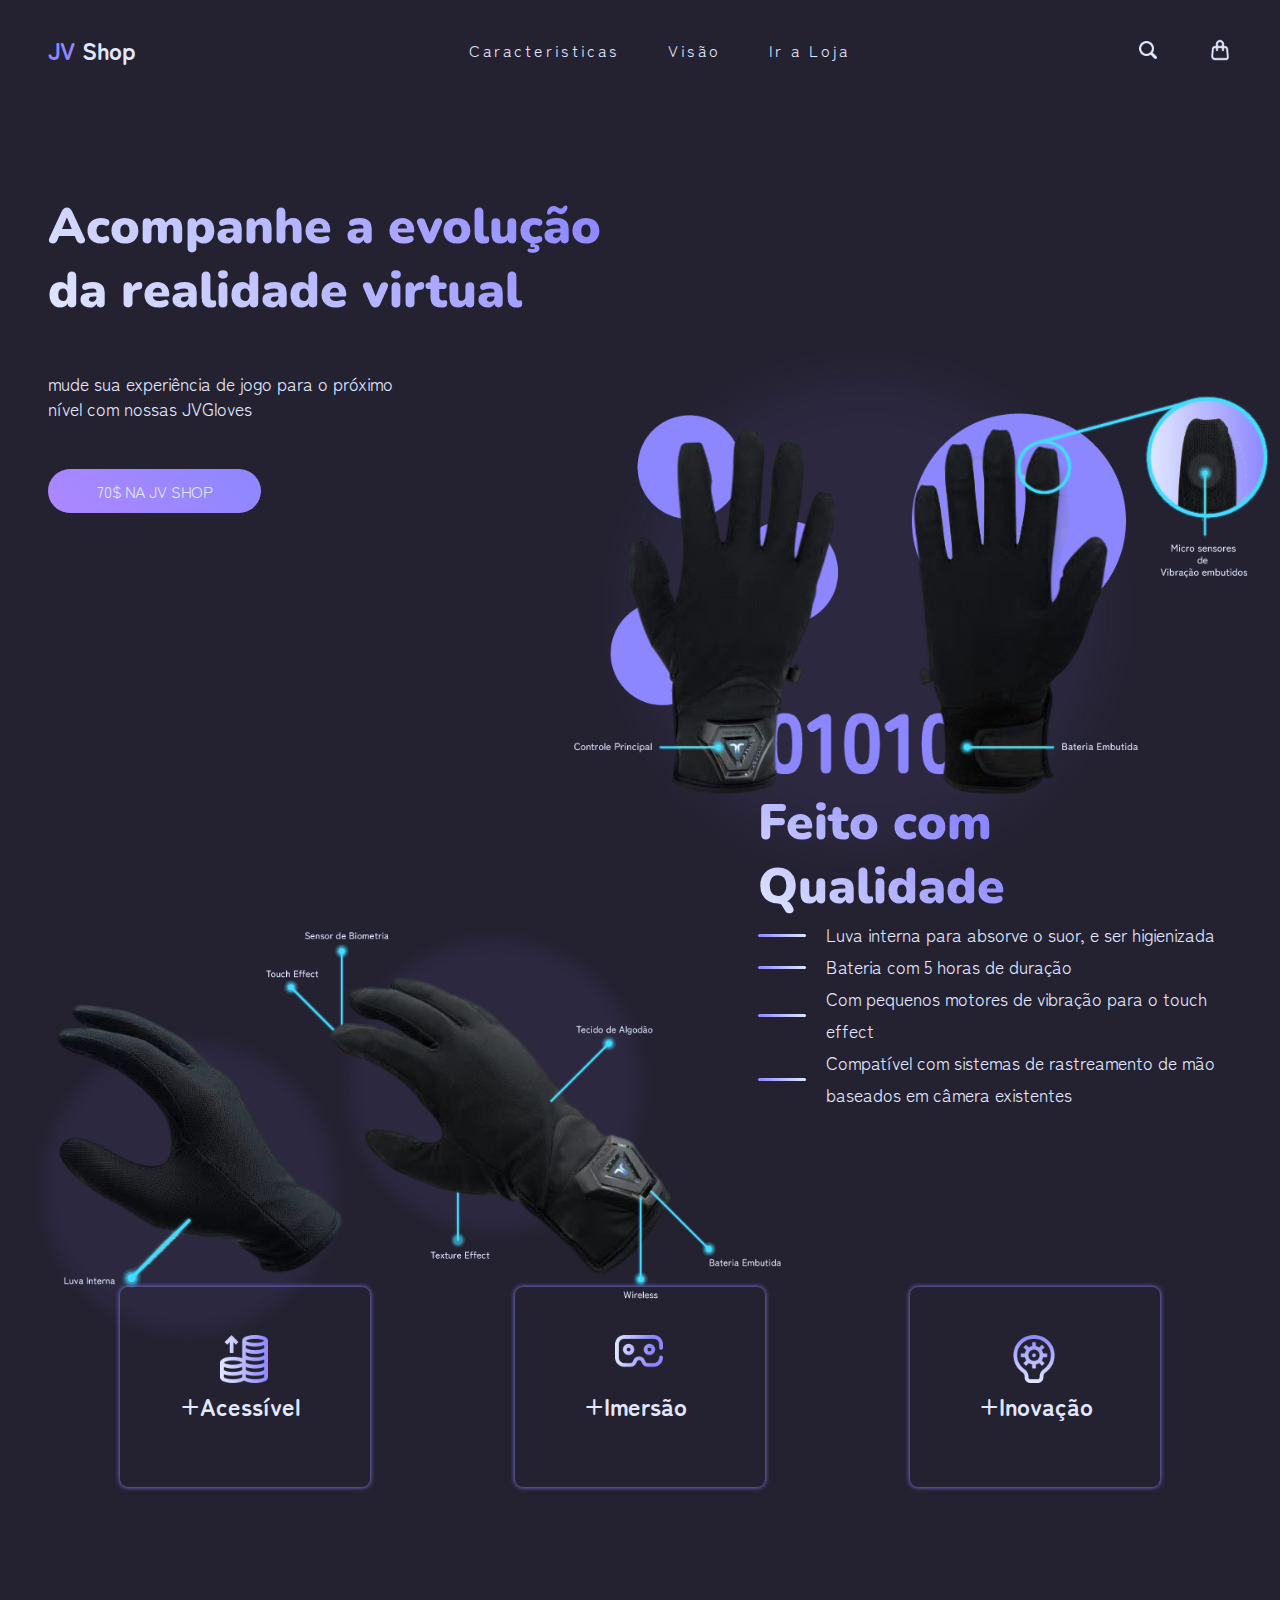
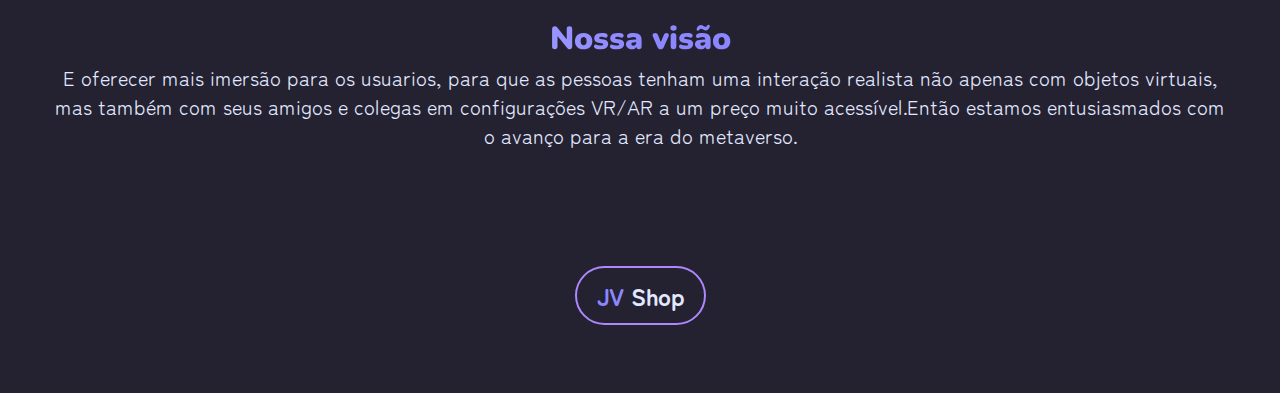
<file: Portifólio/Jv Shop/index.html>
<!DOCTYPE html>
<html lang="pt_br">
  <head>
    <meta charset="UTF-8" />
    <meta http-equiv="X-UA-Compatible" content="IE=edge" />
    <meta name="viewport" content="width=device-width, initial-scale=1.0" />
    <title>Site JV SHOP</title>
    <!-------------- STYLE ------------------>
    <link rel="stylesheet" href="style.css" />
    <!-------------- FONTS ------------------>
    <link rel="preconnect" href="https://fonts.googleapis.com">
    <link rel="preconnect" href="https://fonts.gstatic.com" crossorigin>
    <link href="https://fonts.googleapis.com/css2?family=Dosis:wght@800&family=Nunito:wght@800;900&family=Quicksand:wght@700&family=Zen+Maru+Gothic:wght@400;700;900&display=swap" rel="stylesheet">
  </head>
  <body>
    <!-------------- MENU ------------------>
    <header id="header">
      <nav>
        <a href="#home" id="home" class="logo"><span>JV</span> Shop</a>
        <ul class="nav-list">
          <a href="#caractere"><li>Caracteristicas</li></a>
          <a href="#vision"><li>Visão</li></a>
          <a href=""><li>Ir a Loja</li></a>
        </ul>
        <!-------------- ICONS ------------------>
        <div class="icons">
          <img src="lupa.png" alt="" class="lupa" />
          <img src="bolsa.png" alt="carrinho de compra" class="cart" />
        </div>
      </nav>
    </header>
        <!--------------  SECTION LAYOUT ------------------>
    <main>
      <section class="section">
        <div class="container grid">
          <div class="image">
            <img class="luva" src="luva-transformed-certo.png" alt="">
          </div>
          <h1 class="texto">Acompanhe a evolução<br>da realidade virtual</br></h1>
          <p>mude sua experiência de jogo para o próximo<br>nível com nossas JVGloves</br></p>
          <a href="#" class="bnt">70$ NA JV SHOP</a>
        </div>
      </section>
         <!-------------- SECTION CARACTERE ------------------>

      <section class="section" id="caractere">
        <div class="container grid">
          <div class="image-character">
            <img class="glove-character" src="luva-caracteres.png" alt="">
          </div>
          <div class="text-caractere">
            <h1>Feito com Qualidade</h1>
              <div class="text-line">
                <div class="line"></div>
                <p>Luva interna para absorve o suor, e ser higienizada</p>
              </div>
              <div class="text-line">
                <div class="line"></div>
                <p>Bateria com 5 horas de duração</p>
              </div>
              <div class="text-line">
                <div class="line"></div>
                <p>Com pequenos motores de vibração para o touch effect</p>
              </div>
              <div class="text-line">
                <div class="line"></div>
                <p>Compatível com sistemas de rastreamento de mão baseados em câmera existentes</p>
              </div>
              </div>
            </div>
          </div>
        </div>
      </section>
         <!-------------- OTHER SECTION ------------------>
      <section class="section">
        <div class="container grid">
          <div class="box-style">
            <div class="box"><img class="icons-other" src="acesement.png" alt=""><p class="other-text1">+Acessível</p></div>
            <div class="box"><img class="icons-other" src="oculos-vr.png" alt=""><p class="other-text2">+Imersão</p></div>
            <div class="box"><img class="icons-other" src="development.png" alt=""><p class="other-text3">+Inovação</p></div>
          </div>
        </div>
      </section>
         <!-------------- ViSION SECTION ------------------>
      <section class="section" id="vision">
        <div class="container grid">
          <div class="vision-text">
            <h3>Nossa visão</h3>
            <p class="vision-p">E oferecer mais imersão para os usuarios, para que as pessoas tenham uma interação realista não apenas com objetos virtuais, mas também com seus amigos e colegas em configurações VR/AR a um preço muito acessível.Então estamos entusiasmados com o avanço para a era do metaverso.</p>
          </div>
        </div>
      </section>
    </main>
    <footer>
      <section class="section">
        <div class="container grid">
          <div class="footer-center">
            <a href="#home" id="home" class="logo-footer"><span>JV</span> Shop</a>
            <div class="line-footer"></div>
          </div>
        </div>
      </section>
    </footer>
  </body>
</html>
</file>
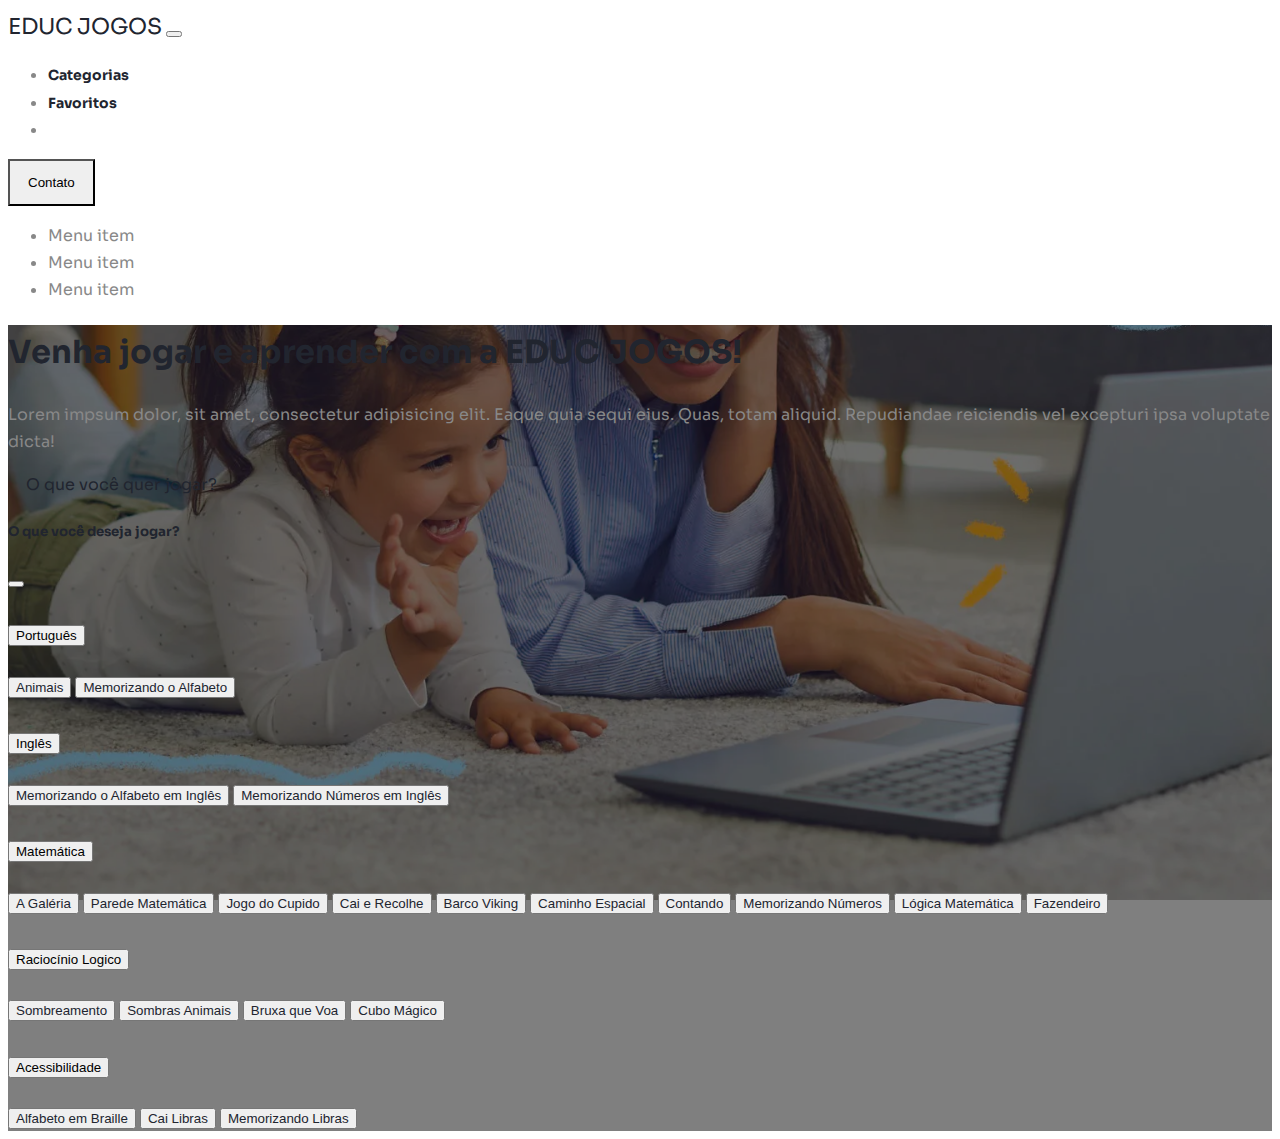
<file: Portifólio/Projeto EducJogos/index.html>
<!DOCTYPE html>
<html lang="pt-br">
  <head>
    <meta charset="utf-8" />
    <meta name="viewport" content="width=device-width, initial-scale=1" />
    <title>Bootstrap demo</title>
    <!----- CSS BOOTSTRAP ----->
    <link
      href="https://cdn.jsdelivr.net/npm/bootstrap@5.2.1/dist/css/bootstrap.min.css"
      rel="stylesheet"
      integrity="sha384-iYQeCzEYFbKjA/T2uDLTpkwGzCiq6soy8tYaI1GyVh/UjpbCx/TYkiZhlZB6+fzT"
      crossorigin="anonymous"
    />
    <link
      rel="stylesheet"
      href="https://cdn.jsdelivr.net/npm/bootstrap-icons@1.9.1/font/bootstrap-icons.css"
    />
    <!----- CSS Style ----->
    <link rel="stylesheet" href="style.css" />
  </head>
  <body>
    <!----- NavBar ----->
    <nav class="navbar navbar-expand-lg py-3 bg-light">
      <div class="container">
        <a class="navbar-brand" href="#">EDUC JOGOS</a>
        <button
          class="navbar-toggler"
          type="button"
          data-bs-toggle="collapse"
          data-bs-target="#navbarNav"
          aria-controls="navbarNav"
          aria-expanded="false"
          aria-label="Toggle navigation"
        >
          <span class="navbar-toggler-icon"></span>
        </button>
        <div class="collapse navbar-collapse" id="navbarNav">
          <ul class="navbar-nav ms-auto">
            <li class="nav-item">
              <a
                class="nav-link"
                data-bs-toggle="offcanvas"
                href="#offcanvaslabel"
                >Categorias</a
              >
            </li>
            <li class="nav-item">
              <a class="nav-link" href="#">Favoritos</a>
            </li>
            <li class="nav-item"></li>
          </ul>
          <div class="btn-group ms-auto">
            <button
              class="btn btn-primary dropdown-toggle"
              type="button"
              data-bs-toggle="dropdown"
              data-bs-auto-close="outside"
              aria-expanded="false"
            >
              Contato
            </button>
            <ul class="dropdown-menu">
              <li class="dropdown-item">Menu item</li>
              <li class="dropdown-item">Menu item</li>
              <li class="dropdown-item">Menu item</li>
            </ul>
          </div>
        </div>
      </div>
    </nav>

    <!-----   Hero (Home) ----->
    <div class="hero vh-100 d-flex align-items-center">
      <div class="container">
        <div class="row">
          <div class="col-lg-7 mx-auto text-center">
            <h1 class="display-4 text-white">
              Venha jogar e aprender com a EDUC JOGOS!
            </h1>
            <p class="text-white my-4">
              Lorem impsum dolor, sit amet, consectetur adipisicing elit. Eaque
              quia sequi eius. Quas, totam aliquid. Repudiandae reiciendis vel
              excepturi ipsa voluptate dicta!
            </p>
            <a
              href="#offcanvaslabel"
              class="btn me-2 btn-primary"
              data-bs-toggle="offcanvas"
              role="button"
              >O que você quer jogar?</a
            >
            <!-- OFFCANVAS -->
            <div
              class="offcanvas offcanvas-start"
              tabindex="-1"
              id="offcanvaslabel"
              aria-labelledby="offcanvasLabel"
            >
              <div class="offcanvas-header">
                <h5 class="offcanvas-title" id="offcanvasLabel">
                  O que você deseja jogar?
                </h5>
                <button
                  type="button"
                  class="btn-close"
                  data-bs-dismiss="offcanvas"
                  aria-label="Close"
                ></button>
              </div>
              <div class="offcanvas-body">
                <!-- ACCORDION -->
                <div
                  class="accordion accordion-flush"
                  id="accordionFlushExample"
                >
                  <div class="accordion-item">
                    <h2 class="accordion-header" id="flush-headingOne">
                      <button
                        class="accordion-button collapsed"
                        type="button"
                        data-bs-toggle="collapse"
                        data-bs-target="#flush-collapseOne"
                        aria-expanded="false"
                        aria-controls="flush-collapseOne"
                      >
                        Português
                      </button>
                    </h2>
                    <div
                      id="flush-collapseOne"
                      class="accordion-collapse collapse"
                      aria-labelledby="flush-headingOne"
                    >
                      <div class="accordion-body">
                        <div class="list-group list-group-flush text-start">
                          <button
                            type="button"
                            class="list-group-item list-group-item-action"
                          >
                            <a
                              href="https://www.efuturo.com.br/jogosseducoficial/animaisplural/index1.html"
                              >Animais</a
                            >
                          </button>
                          <button
                            type="button"
                            class="list-group-item list-group-item-action"
                          >
                            <a
                              href="https://www.efuturo.com.br/jogosseducoficial/memoriaalfabeto/index1.html"
                              >Memorizando o Alfabeto</a
                            >
                          </button>
                        </div>
                      </div>
                    </div>
                  </div>
                  <div class="accordion-item">
                    <h2 class="accordion-header" id="flush-headingAcess">
                      <button
                        class="accordion-button collapsed"
                        type="button"
                        data-bs-toggle="collapse"
                        data-bs-target="#flush-collapseAcess"
                        aria-expanded="false"
                        aria-controls="flush-collapseAcess"
                      >
                        Inglês
                      </button>
                    </h2>
                    <div
                      id="flush-collapseAcess"
                      class="accordion-collapse collapse"
                      aria-labelledby="flush-headingAcess"
                    >
                      <div class="accordion-body">
                        <div class="list-group list-group-flush text-start">
                          <button
                            type="button"
                            class="list-group-item list-group-item-action"
                          >
                            <a
                              href="https://www.efuturo.com.br/jogosseducoficial/memoriaalfabetoingles/index1.html"
                              >Memorizando o Alfabeto em Inglês</a
                            >
                          </button>
                          <button
                            type="button"
                            class="list-group-item list-group-item-action"
                          >
                            <a
                              href="https://www.efuturo.com.br/jogosseducoficial/memorianumerosingles/index1.html"
                              >Memorizando Números em Inglês</a
                            >
                          </button>
                        </div>
                      </div>
                    </div>
                  </div>
                  <div class="accordion-item">
                    <h2 class="accordion-header" id="flush-headingTwo">
                      <button
                        class="accordion-button collapsed"
                        type="button"
                        data-bs-toggle="collapse"
                        data-bs-target="#flush-collapseTwo"
                        aria-expanded="false"
                        aria-controls="flush-collapseTwo"
                      >
                        Matemática
                      </button>
                    </h2>
                    <div
                      id="flush-collapseTwo"
                      class="accordion-collapse collapse"
                      aria-labelledby="flush-headingTwo"
                    >
                      <div class="accordion-body">
                        <div class="list-group list-group-flush text-start">
                          <button
                            type="button"
                            class="list-group-item list-group-item-action"
                          >
                            <a
                              href="https://www.efuturo.com.br/jogosseducoficial/agaleriadasoperacoesmatematicas/index1.html"
                              >A Galéria</a
                            >
                          </button>
                          <button
                            type="button"
                            class="list-group-item list-group-item-action"
                          >
                            <a
                              href="https://www.efuturo.com.br/jogosseducoficial/aparedeadicao/index1.html"
                              >Parede Matemática</a
                            >
                          </button>
                          <button
                            type="button"
                            class="list-group-item list-group-item-action"
                          >
                            <a
                              href="https://www.efuturo.com.br/jogosseducoficial/amorcupidomatematica1/index1.html"
                              >Jogo do Cupido</a
                            >
                          </button>
                          <button
                            type="button"
                            class="list-group-item list-group-item-action"
                          >
                            <a
                              href="https://www.efuturo.com.br/jogosseducoficial/cairecolhenumerosidiomas/index.html"
                              >Cai e Recolhe</a
                            >
                          </button>
                          <button
                            type="button"
                            class="list-group-item list-group-item-action"
                          >
                            <a
                              href="https://www.efuturo.com.br/jogosseducoficial/barcooperacoesmatematicav2/index1.html"
                              >Barco Viking</a
                            >
                          </button>
                          <button
                            type="button"
                            class="list-group-item list-group-item-action"
                          >
                            <a
                              href="https://www.efuturo.com.br/jogosseducoficial/caminhoespacialmatematica/index.html"
                              >Caminho Espacial</a
                            >
                          </button>
                          <button
                            type="button"
                            class="list-group-item list-group-item-action"
                          >
                            <a
                              href="https://www.efuturo.com.br/jogosseducoficial/contaobjetosprofessorautomaticamente/index.html"
                              >Contando</a
                            >
                          </button>
                          <button
                            type="button"
                            class="list-group-item list-group-item-action"
                          >
                            <a
                              href="https://www.efuturo.com.br/jogosseducoficial/memorianumeros/index1.html"
                              >Memorizando Números</a
                            >
                          </button>
                          <button
                            type="button"
                            class="list-group-item list-group-item-action"
                          >
                            <a
                              href="https://www.efuturo.com.br/jogosseducoficial/logicamatematica/index.html"
                              >Lógica Matemática</a
                            >
                          </button>
                          <button
                            type="button"
                            class="list-group-item list-group-item-action"
                          >
                            <a
                              href="https://www.efuturo.com.br/jogosseducoficial/fazendeirooperacoesmatematicas/index1.html"
                              >Fazendeiro</a
                            >
                          </button>
                        </div>
                      </div>
                    </div>
                  </div>
                  <div class="accordion-item">
                    <h2 class="accordion-header" id="flush-headingThree">
                      <button
                        class="accordion-button collapsed"
                        type="button"
                        data-bs-toggle="collapse"
                        data-bs-target="#flush-collapseThree"
                        aria-expanded="false"
                        aria-controls="flush-collapseThree"
                      >
                        Raciocínio Logico
                      </button>
                    </h2>
                    <div
                      id="flush-collapseThree"
                      class="accordion-collapse collapse"
                      aria-labelledby="flush-headingThree"
                    >
                      <div class="accordion-body">
                        <div class="list-group list-group-flush text-start">
                          <button
                            type="button"
                            class="list-group-item list-group-item-action"
                          >
                            <a
                              href="https://www.efuturo.com.br/jogosseducoficial/sombrabonecos/index.html"
                              >Sombreamento</a
                            >
                          </button>
                          <button
                            type="button"
                            class="list-group-item list-group-item-action"
                          >
                            <a
                              href="https://www.efuturo.com.br/jogosseducoficial/sombraaniais2/index.html"
                              >Sombras Animais</a
                            >
                          </button>
                          <button
                            type="button"
                            class="list-group-item list-group-item-action"
                          >
                            <a
                              href="https://www.efuturo.com.br/jogosseducoficial/contarobjetopassandobruxa/index.html"
                              >Bruxa que Voa</a
                            >
                          </button>
                          <button
                            type="button"
                            class="list-group-item list-group-item-action"
                          >
                            <a
                              href="https://www.efuturo.com.br/jogosseducoficial/cubomagico1/index.html"
                              >Cubo Mágico</a
                            >
                          </button>
                        </div>
                      </div>
                    </div>
                  </div>
                  <div class="accordion-item">
                    <h2 class="accordion-header" id="flush-headingFour">
                      <button
                        class="accordion-button collapsed"
                        type="button"
                        data-bs-toggle="collapse"
                        data-bs-target="#flush-collapseFour"
                        aria-expanded="false"
                        aria-controls="flush-collapseFour"
                      >
                        Acessibilidade
                      </button>
                    </h2>
                    <div
                      id="flush-collapseFour"
                      class="accordion-collapse collapse"
                      aria-labelledby="flush-headingFour"
                    >
                      <div class="accordion-body">
                        <div class="list-group list-group-flush text-start">
                          <button
                            type="button"
                            class="list-group-item list-group-item-action"
                          >
                            <a
                              href="https://www.efuturo.com.br/jogosseducoficial/braille/index.html"
                              >Alfabeto em Braille</a
                            >
                          </button>
                          <button
                            type="button"
                            class="list-group-item list-group-item-action"
                          >
                            <a
                              href="https://www.efuturo.com.br/jogosseducoficial/cailibras/index.html"
                              >Cai Libras</a
                            >
                          </button>
                          <button
                            type="button"
                            class="list-group-item list-group-item-action"
                          >
                            <a
                              href="https://www.efuturo.com.br/jogosseducoficial/memoriaalfabetolibras/index1.html"
                              >Memorizando Libras</a
                            >
                          </button>
                        </div>
                      </div>
                    </div>
                  </div>
                </div>

                <!-- ACCORDION CLOSE -->
              </div>
            </div>
            <!-- //OFFCANVAS// -->
          </div>
        </div>
      </div>
    </div>

    <!----- JS BOOTSTRAP ----->
    <script
      src="https://cdn.jsdelivr.net/npm/bootstrap@5.2.1/dist/js/bootstrap.bundle.min.js"
      integrity="sha384-u1OknCvxWvY5kfmNBILK2hRnQC3Pr17a+RTT6rIHI7NnikvbZlHgTPOOmMi466C8"
      crossorigin="anonymous"
    ></script>
  </body>
</html>
</file>
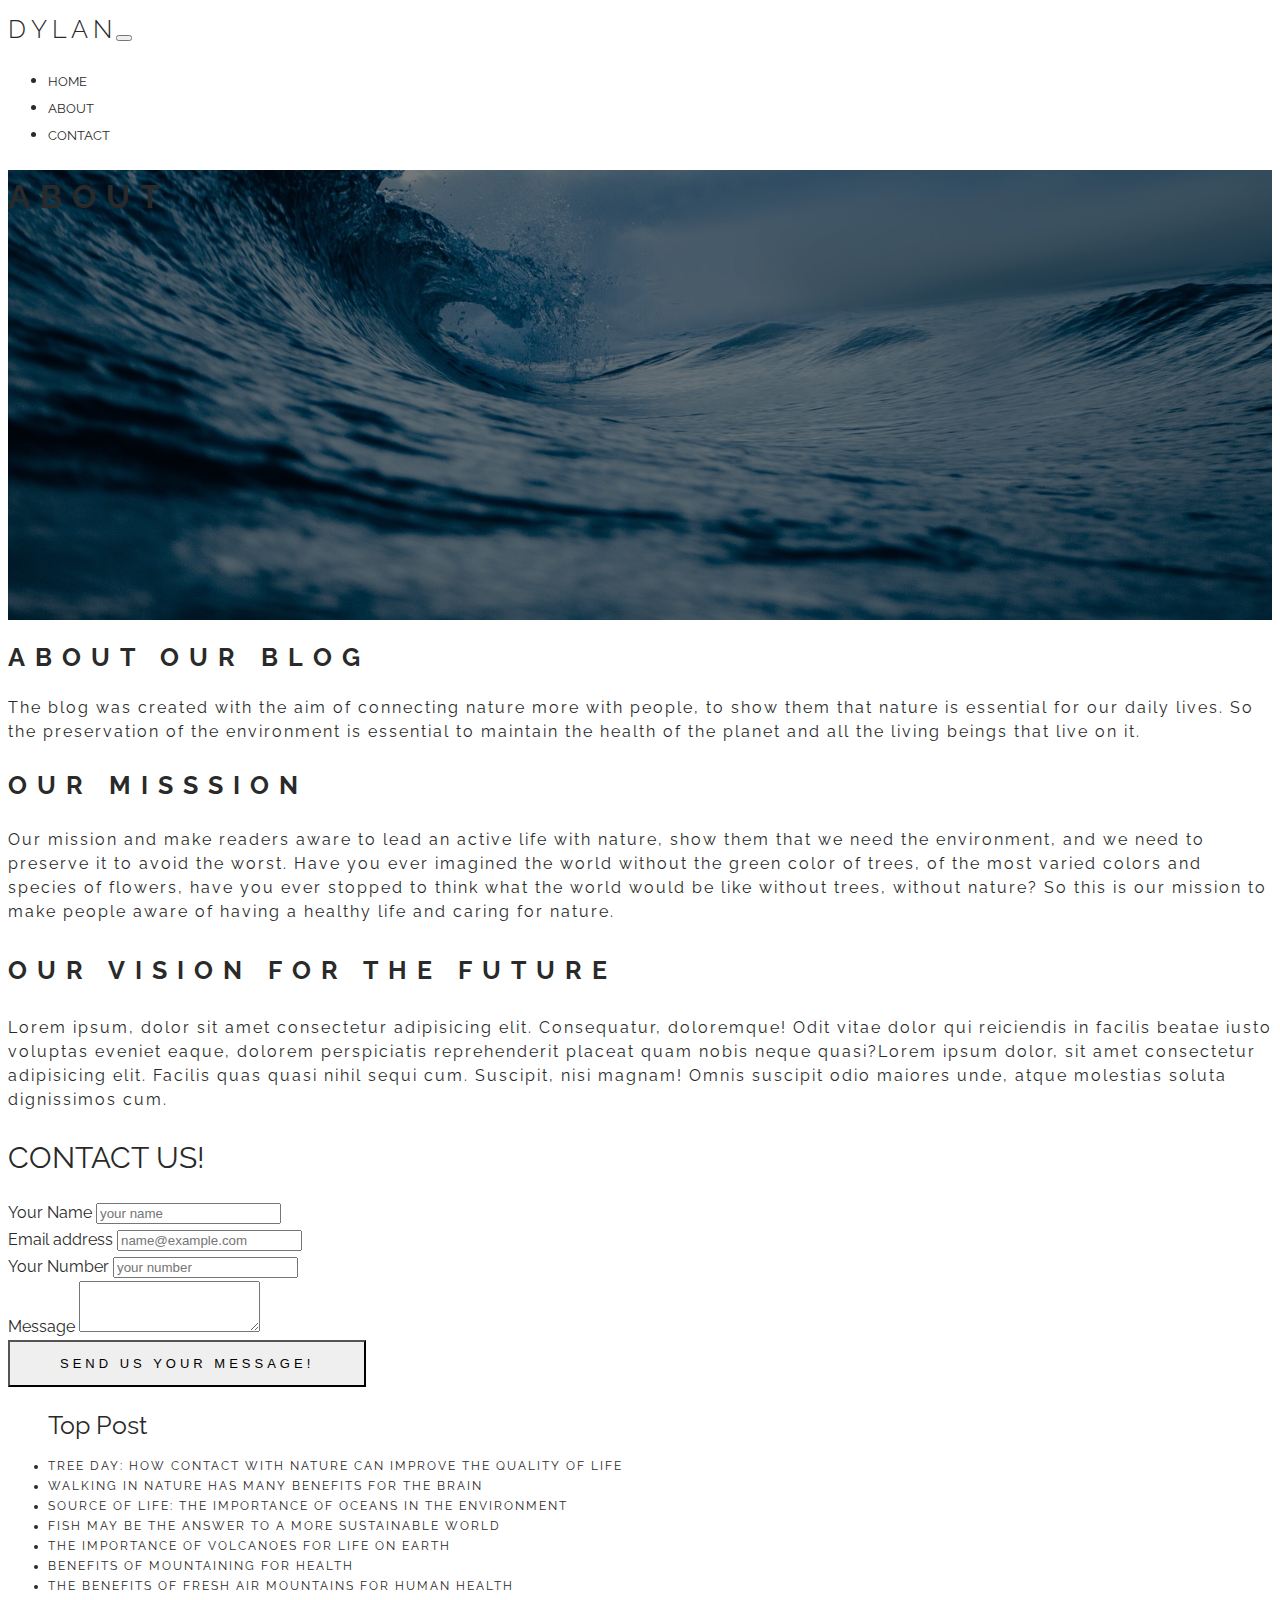
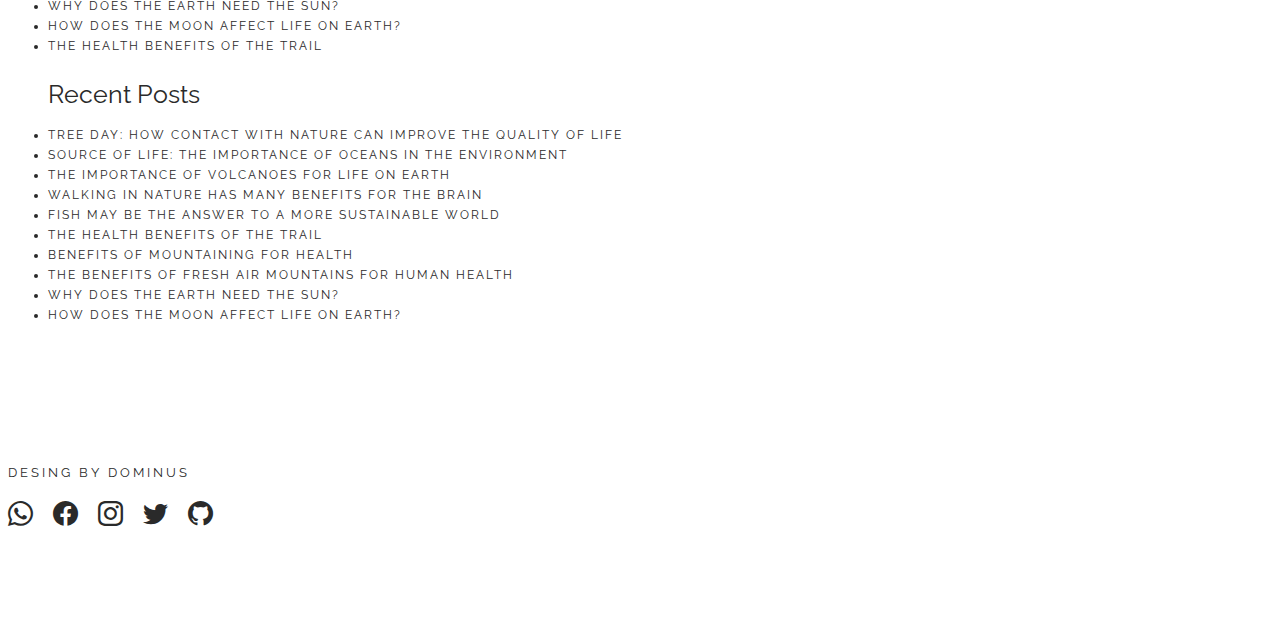
<file: Portifólio/DYLAN BLOG'S/about.html>
<!DOCTYPE html>
<html lang="en">
  <head>
    <meta charset="utf-8" />
    <meta name="viewport" content="width=device-width, initial-scale=1" />
    <title>DYLAN'S BLOG</title>
    <!-- CSS BOOTSTRAP -->
    <link
      href="https://cdn.jsdelivr.net/npm/bootstrap@5.2.1/dist/css/bootstrap.min.css"
      rel="stylesheet"
      integrity="sha384-iYQeCzEYFbKjA/T2uDLTpkwGzCiq6soy8tYaI1GyVh/UjpbCx/TYkiZhlZB6+fzT"
      crossorigin="anonymous"
    />
    <!-- CSS STYLE -->
    <link rel="stylesheet" href="style.css" />

    <!-- BOOTSTRAP ICONS -->
    <link
      rel="stylesheet"
      href="https://cdn.jsdelivr.net/npm/bootstrap-icons@1.9.1/font/bootstrap-icons.css"
    />
  </head>
  <body>
    <!-- NAVBAR -->
    <header>
      <nav class="navbar navbar-expand-lg bg-white">
        <div class="container col-10">
          <a class="navbar-brand" href="index.html">D Y L A N</a>
          <button
            class="navbar-toggler"
            type="button"
            data-bs-toggle="collapse"
            data-bs-target="#navbarNav"
            aria-controls="navbarNav"
            aria-expanded="false"
            aria-label="Toggle navigation"
          >
            <span class="navbar-toggler-icon"></span>
          </button>
          <div class="collapse navbar-collapse" id="navbarNav">
            <ul class="navbar-nav ms-auto space-around">
              <li class="nav-item">
                <a class="nav-link" href="index.html">HOME</a>
              </li>
              <li class="nav-item">
                <a class="nav-link" href="about.html">ABOUT</a>
              </li>
              <li class="nav-item">
                <a class="nav-link" href="#footer">CONTACT</a>
              </li>
            </ul>
          </div>
        </div>
      </nav>
    </header>
    <div class="hero-about d-flex align-items-center">
      <div class="container">
        <div class="row">
          <div class="col-lg-10">
            <h1 class="display-2 text-white">ABOUT</h1>
          </div>
        </div>
      </div>
    </div>
    <div class="container col-10 mt-5">
      <div class="row">
        <div class="col-8">
          <h1 class="h-about">ABOUT OUR BLOG</h1>
          <p class="p-text">
            The blog was created with the aim of connecting nature more with
            people, to show them that nature is essential for our daily lives.
            So the preservation of the environment is essential to maintain the
            health of the planet and all the living beings that live on it.
          </p>
          <h2 class="h-about">OUR MISSSION</h2>
          <p class="p-text">
            Our mission and make readers aware to lead an active life with
            nature, show them that we need the environment, and we need to
            preserve it to avoid the worst. Have you ever imagined the world
            without the green color of trees, of the most varied colors and
            species of flowers, have you ever stopped to think what the world
            would be like without trees, without nature? So this is our mission
            to make people aware of having a healthy life and caring for nature.
          </p>
          <h3 class="h-about">OUR VISION FOR THE FUTURE</h3>
          <p class="p-text">
            Lorem ipsum, dolor sit amet consectetur adipisicing elit.
            Consequatur, doloremque! Odit vitae dolor qui reiciendis in facilis
            beatae iusto voluptas eveniet eaque, dolorem perspiciatis
            reprehenderit placeat quam nobis neque quasi?Lorem ipsum dolor, sit
            amet consectetur adipisicing elit. Facilis quas quasi nihil sequi
            cum. Suscipit, nisi magnam! Omnis suscipit odio maiores unde, atque
            molestias soluta dignissimos cum.
          </p>
          <div class="mt-5">
            <h1 class="forms-text">CONTACT US!</h1>
            <div class="mb-3">
              <label for="exampleFormControlInput1" class="form-label"
                >Your Name</label
              >
              <input
                type="name"
                class="form-control"
                id="exampleFormControlInput1"
                placeholder="your name"
              />
            </div>
            <div class="mb-3">
              <label for="exampleFormControlInput2" class="form-label"
                >Email address</label
              >
              <input
                type="email"
                class="form-control"
                id="exampleFormControlInput3"
                placeholder="name@example.com"
              />
            </div>
            <div class="mb-3">
              <label for="exampleFormControlInput3" class="form-label"
                >Your Number</label
              >
              <input
                type="name"
                class="form-control"
                id="exampleFormControlInput3"
                placeholder="your number"
              />
            </div>
            <div class="mb-3">
              <label for="exampleFormControlTextarea1" class="form-label"
                >Message</label
              >
              <textarea
                class="form-control"
                id="exampleFormControlTextarea1"
                rows="3"
              ></textarea>
            </div>
            <div class="d-grid gap-2">
              <button class="btn btn-outline-primary" type="button">
                SEND US YOUR MESSAGE!
              </button>
            </div>
          </div>
        </div>
        <div class="col-4 ms-auto">
          <ul class="list-group list-group-flush">
            <h1>Top Post</h1>
            <li class="list-group-item">
              <a href="post1.html"
                >TREE DAY: HOW CONTACT WITH NATURE CAN IMPROVE THE QUALITY OF
                LIFE</a
              >
            </li>
            <li class="list-group-item">
              <a href="post2.html"
                >WALKING IN NATURE HAS MANY BENEFITS FOR THE BRAIN</a
              >
            </li>
            <li class="list-group-item">
              <a href="post3.html"
                >SOURCE OF LIFE: THE IMPORTANCE OF OCEANS IN THE ENVIRONMENT</a
              >
            </li>
            <li class="list-group-item">
              <a href="post4.html"
                >FISH MAY BE THE ANSWER TO A MORE SUSTAINABLE WORLD</a
              >
            </li>
            <li class="list-group-item">
              <a href="post5.html"
                >THE IMPORTANCE OF VOLCANOES FOR LIFE ON EARTH</a
              >
            </li>
            <li class="list-group-item">
              <a href="post6.html">BENEFITS OF MOUNTAINING FOR HEALTH</a>
            </li>
            <li class="list-group-item">
              <a href="post7.html"
                >THE BENEFITS OF FRESH AIR MOUNTAINS FOR HUMAN HEALTH</a
              >
            </li>
            <li class="list-group-item">
              <a href="post8.html">WHY DOES THE EARTH NEED THE SUN?</a>
            </li>
            <li class="list-group-item">
              <a href="post9.html">HOW DOES THE MOON AFFECT LIFE ON EARTH?</a>
            </li>
            <li class="list-group-item">
              <a href="post10.html">THE HEALTH BENEFITS OF THE TRAIL</a>
            </li>
          </ul>
          <div class="mt-3 ms-auto">
            <ul class="list-group list-group-flush">
              <h1>Recent Posts</h1>
              <li class="list-group-item">
                <a href="post1.html"
                  >TREE DAY: HOW CONTACT WITH NATURE CAN IMPROVE THE QUALITY OF
                  LIFE</a
                >
              </li>
              <li class="list-group-item">
                <a href="post3.html"
                  >SOURCE OF LIFE: THE IMPORTANCE OF OCEANS IN THE
                  ENVIRONMENT</a
                >
              </li>
              <li class="list-group-item">
                <a href="post5.html"
                  >THE IMPORTANCE OF VOLCANOES FOR LIFE ON EARTH</a
                >
              </li>
              <li class="list-group-item">
                <a href="post2.html"
                  >WALKING IN NATURE HAS MANY BENEFITS FOR THE BRAIN</a
                >
              </li>
              <li class="list-group-item">
                <a href="post4.html"
                  >FISH MAY BE THE ANSWER TO A MORE SUSTAINABLE WORLD</a
                >
              </li>
              <li class="list-group-item">
                <a href="post10.html">THE HEALTH BENEFITS OF THE TRAIL</a>
              </li>
              <li class="list-group-item">
                <a href="post6.html">BENEFITS OF MOUNTAINING FOR HEALTH</a>
              </li>
              <li class="list-group-item">
                <a href="post7.html"
                  >THE BENEFITS OF FRESH AIR MOUNTAINS FOR HUMAN HEALTH</a
                >
              </li>
              <li class="list-group-item">
                <a href="post8.html">WHY DOES THE EARTH NEED THE SUN?</a>
              </li>
              <li class="list-group-item">
                <a href="post9.html">HOW DOES THE MOON AFFECT LIFE ON EARTH?</a>
              </li>
            </ul>
          </div>
        </div>
      </div>
    </div>

    <!-- FOOTER -->
    <footer id="footer" class="container-fluid bg-dark">
      <div class="container col-10 text-white text-center">
        <div class="">
          <h1>DESING BY DOMINUS</h1>
        </div>
        <div class="mt-3">
          <i class="bi bi-whatsapp"></i>
          <i class="bi bi-facebook"></i>
          <i class="bi bi-instagram"></i>
          <i class="bi bi-twitter"></i>
          <i class="bi bi-github"></i>
        </div>
      </div>
    </footer>
    <!-- JS BOOTSTRAP -->
    <script
      src="https://cdn.jsdelivr.net/npm/bootstrap@5.2.1/dist/js/bootstrap.bundle.min.js"
      integrity="sha384-u1OknCvxWvY5kfmNBILK2hRnQC3Pr17a+RTT6rIHI7NnikvbZlHgTPOOmMi466C8"
      crossorigin="anonymous"
    ></script>
  </body>
</html>
</file>
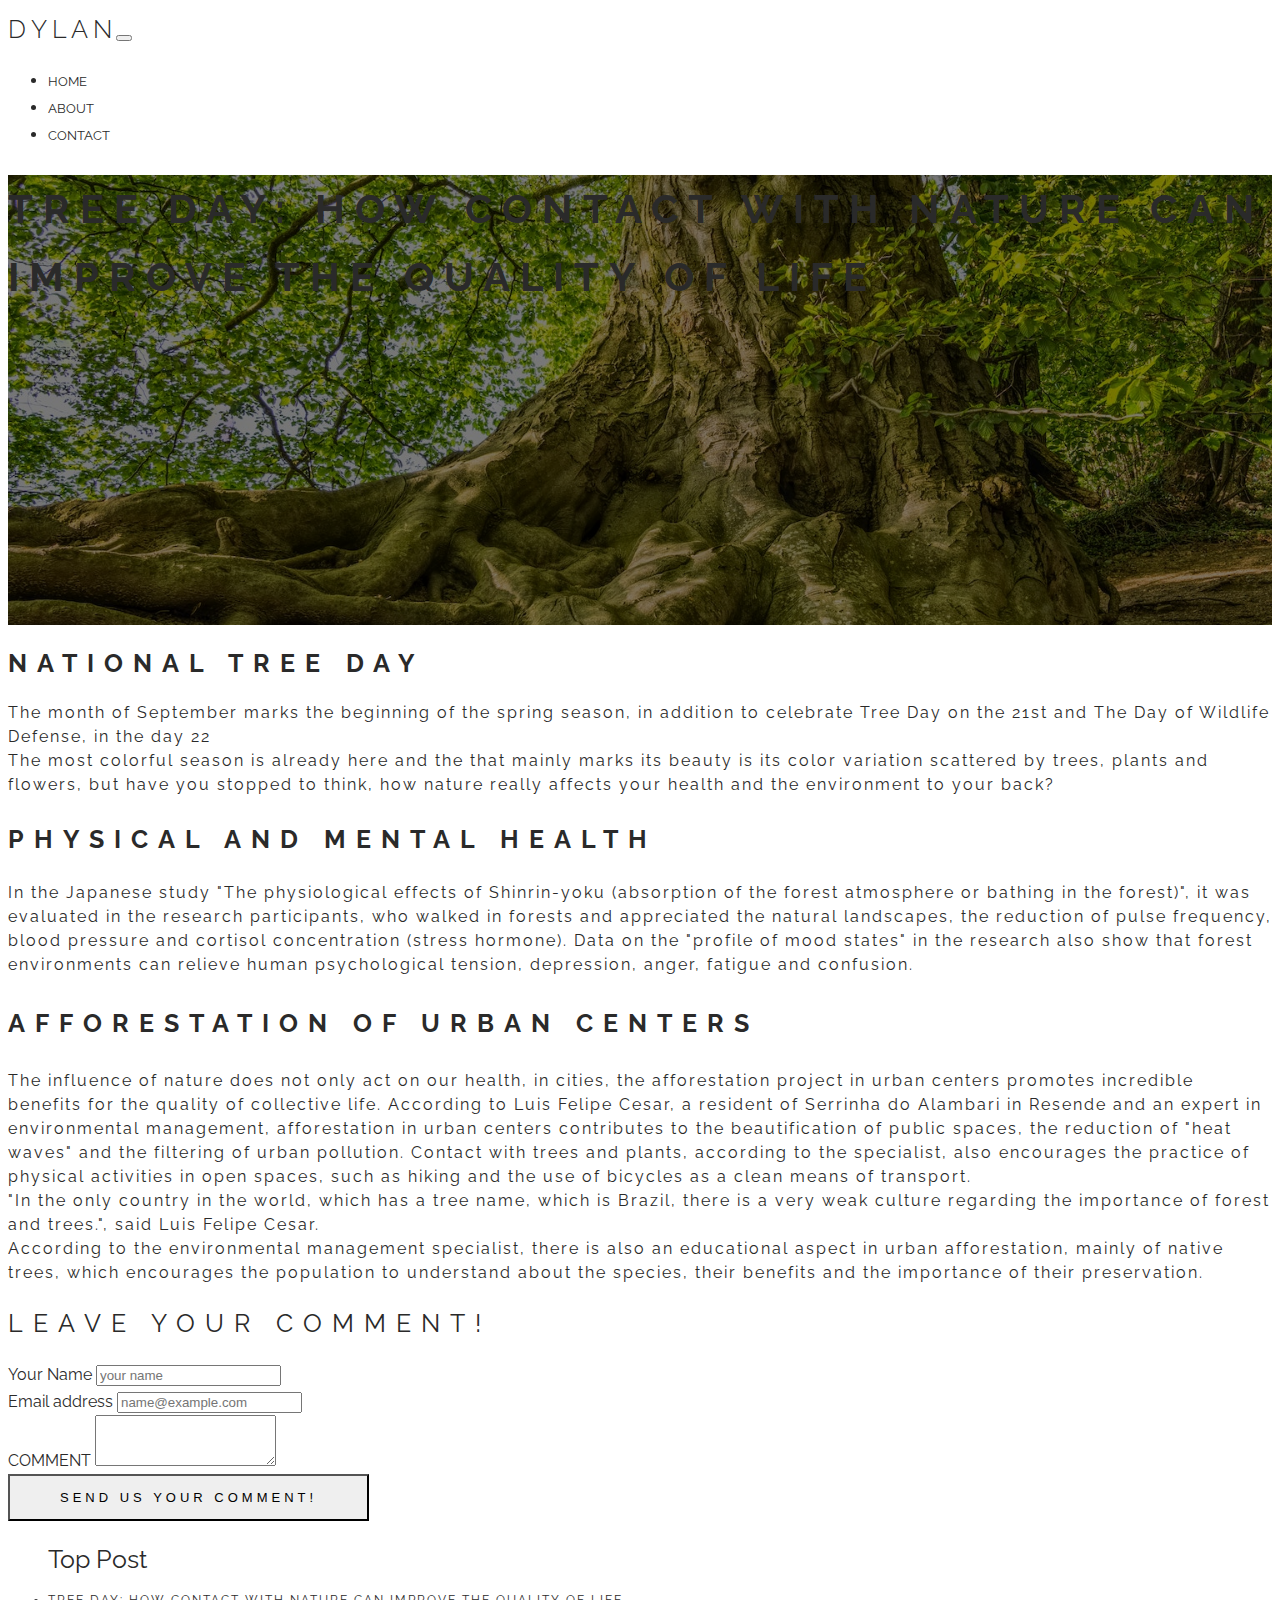
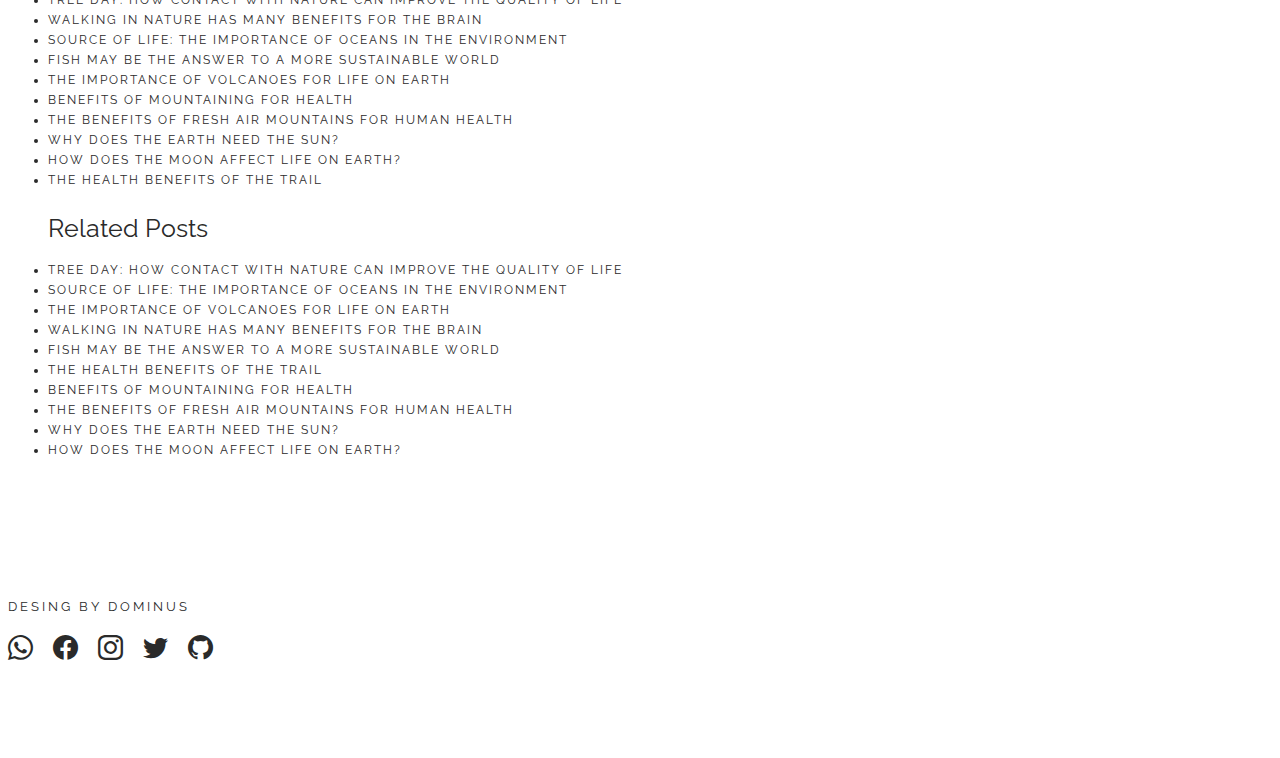
<file: Portifólio/DYLAN BLOG'S/post1.html>
<!DOCTYPE html>
<html lang="en">
  <head>
    <meta charset="utf-8" />
    <meta name="viewport" content="width=device-width, initial-scale=1" />
    <title>DYLAN'S BLOG</title>
    <!-- CSS BOOTSTRAP -->
    <link
      href="https://cdn.jsdelivr.net/npm/bootstrap@5.2.1/dist/css/bootstrap.min.css"
      rel="stylesheet"
      integrity="sha384-iYQeCzEYFbKjA/T2uDLTpkwGzCiq6soy8tYaI1GyVh/UjpbCx/TYkiZhlZB6+fzT"
      crossorigin="anonymous"
    />
    <!-- CSS STYLE -->
    <link rel="stylesheet" href="style.css" />

    <!-- BOOTSTRAP ICONS -->
    <link
      rel="stylesheet"
      href="https://cdn.jsdelivr.net/npm/bootstrap-icons@1.9.1/font/bootstrap-icons.css"
    />
  </head>
  <body>
    <!-- NAVBAR -->
    <header>
      <nav id="about-nav" class="navbar navbar-expand-lg bg-white">
        <div class="container col-10">
          <a class="navbar-brand" href="index.html">D Y L A N</a>
          <button
            class="navbar-toggler"
            type="button"
            data-bs-toggle="collapse"
            data-bs-target="#navbarNav"
            aria-controls="navbarNav"
            aria-expanded="false"
            aria-label="Toggle navigation"
          >
            <span class="navbar-toggler-icon"></span>
          </button>
          <div class="collapse navbar-collapse" id="navbarNav">
            <ul class="navbar-nav ms-auto space-around">
              <li class="nav-item">
                <a class="nav-link" href="index.html">HOME</a>
              </li>
              <li class="nav-item">
                <a class="nav-link" href="about.html">ABOUT</a>
              </li>
              <li class="nav-item">
                <a class="nav-link" href="#footer">CONTACT</a>
              </li>
            </ul>
          </div>
        </div>
      </nav>
    </header>

    <div class="hero-post1 d-flex align-items-center">
      <div class="container">
        <div class="row">
          <div class="col-lg-10">
            <h1 class="h-post display-2 text-white">
              TREE DAY: HOW CONTACT WITH NATURE CAN IMPROVE THE QUALITY OF LIFE
            </h1>
          </div>
        </div>
      </div>
    </div>
    <!-- HERO ABOUT CONTENTS -->
    <div class="container col-10 mt-5">
      <div class="row">
        <div class="col-7">
          <h1 class="h-about">NATIONAL TREE DAY</h1>
          <p class="p-text">
            The month of September marks the beginning of the spring season, in
            addition to celebrate Tree Day on the 21st and The Day of Wildlife
            Defense, in the day 22<br />The most colorful season is already here
            and the that mainly marks its beauty is its color variation
            scattered by trees, plants and flowers, but have you stopped to
            think, how nature really affects your health and the environment to
            your back?
          </p>
          <h2 class="h-about">PHYSICAL AND MENTAL HEALTH</h2>
          <p class="p-text">
            In the Japanese study "The physiological effects of Shinrin-yoku
            (absorption of the forest atmosphere or bathing in the forest)", it
            was evaluated in the research participants, who walked in forests
            and appreciated the natural landscapes, the reduction of pulse
            frequency, blood pressure and cortisol concentration (stress
            hormone). Data on the "profile of mood states" in the research also
            show that forest environments can relieve human psychological
            tension, depression, anger, fatigue and confusion.
          </p>
          <h3 class="h-about">AFFORESTATION OF URBAN CENTERS</h3>
          <p class="p-text">
            The influence of nature does not only act on our health, in cities,
            the afforestation project in urban centers promotes incredible
            benefits for the quality of collective life. According to Luis
            Felipe Cesar, a resident of Serrinha do Alambari in Resende and an
            expert in environmental management, afforestation in urban centers
            contributes to the beautification of public spaces, the reduction of
            "heat waves" and the filtering of urban pollution. Contact with
            trees and plants, according to the specialist, also encourages the
            practice of physical activities in open spaces, such as hiking and
            the use of bicycles as a clean means of transport.<br />"In the only
            country in the world, which has a tree name, which is Brazil, there
            is a very weak culture regarding the importance of forest and
            trees.", said Luis Felipe Cesar.<br />According to the environmental
            management specialist, there is also an educational aspect in urban
            afforestation, mainly of native trees, which encourages the
            population to understand about the species, their benefits and the
            importance of their preservation.
          </p>
          <div class="mt-5">
            <h1 class="forms-text h-about">LEAVE YOUR COMMENT!</h1>
            <div class="mb-3">
              <label for="exampleFormControlInput1" class="form-label"
                >Your Name</label
              >
              <input
                type="name"
                class="form-control"
                id="exampleFormControlInput1"
                placeholder="your name"
              />
            </div>
            <div class="mb-3">
              <label for="exampleFormControlInput2" class="form-label"
                >Email address</label
              >
              <input
                type="email"
                class="form-control"
                id="exampleFormControlInput2"
                placeholder="name@example.com"
              />
            </div>
            <div class="mb-3">
              <label for="exampleFormControlTextarea1" class="form-label"
                >COMMENT</label
              >
              <textarea
                class="form-control"
                id="exampleFormControlTextarea1"
                rows="3"
              ></textarea>
            </div>
            <div class="d-grid gap-2">
              <button class="btn btn-outline-primary" type="button">
                SEND US YOUR COMMENT!
              </button>
            </div>
          </div>
        </div>
        <div class="col-4 ms-auto">
          <ul class="list-group list-group-flush">
            <h1>Top Post</h1>
            <li class="list-group-item">
              <a href="post1.html"
                >TREE DAY: HOW CONTACT WITH NATURE CAN IMPROVE THE QUALITY OF
                LIFE</a
              >
            </li>
            <li class="list-group-item">
              <a href="post2.html"
                >WALKING IN NATURE HAS MANY BENEFITS FOR THE BRAIN</a
              >
            </li>
            <li class="list-group-item">
              <a href="post3.html"
                >SOURCE OF LIFE: THE IMPORTANCE OF OCEANS IN THE ENVIRONMENT</a
              >
            </li>
            <li class="list-group-item">
              <a href="post4.html"
                >FISH MAY BE THE ANSWER TO A MORE SUSTAINABLE WORLD</a
              >
            </li>
            <li class="list-group-item">
              <a href="post5.html"
                >THE IMPORTANCE OF VOLCANOES FOR LIFE ON EARTH</a
              >
            </li>
            <li class="list-group-item">
              <a href="post6.html">BENEFITS OF MOUNTAINING FOR HEALTH</a>
            </li>
            <li class="list-group-item">
              <a href="post7.html"
                >THE BENEFITS OF FRESH AIR MOUNTAINS FOR HUMAN HEALTH</a
              >
            </li>
            <li class="list-group-item">
              <a href="post8.html">WHY DOES THE EARTH NEED THE SUN?</a>
            </li>
            <li class="list-group-item">
              <a href="post9.html">HOW DOES THE MOON AFFECT LIFE ON EARTH?</a>
            </li>
            <li class="list-group-item">
              <a href="post10.html">THE HEALTH BENEFITS OF THE TRAIL</a>
            </li>
          </ul>
          <div class="mt-4">
            <ul class="list-group list-group-flush">
              <h1>Related Posts</h1>
              <li class="list-group-item">
                <a href="post1.html"
                  >TREE DAY: HOW CONTACT WITH NATURE CAN IMPROVE THE QUALITY OF
                  LIFE</a
                >
              </li>
              <li class="list-group-item">
                <a href="post3.html"
                  >SOURCE OF LIFE: THE IMPORTANCE OF OCEANS IN THE
                  ENVIRONMENT</a
                >
              </li>
              <li class="list-group-item">
                <a href="post5.html"
                  >THE IMPORTANCE OF VOLCANOES FOR LIFE ON EARTH</a
                >
              </li>
              <li class="list-group-item">
                <a href="post2.html"
                  >WALKING IN NATURE HAS MANY BENEFITS FOR THE BRAIN</a
                >
              </li>
              <li class="list-group-item">
                <a href="post4.html"
                  >FISH MAY BE THE ANSWER TO A MORE SUSTAINABLE WORLD</a
                >
              </li>
              <li class="list-group-item">
                <a href="post10.html">THE HEALTH BENEFITS OF THE TRAIL</a>
              </li>
              <li class="list-group-item">
                <a href="post6.html">BENEFITS OF MOUNTAINING FOR HEALTH</a>
              </li>
              <li class="list-group-item">
                <a href="post7.html"
                  >THE BENEFITS OF FRESH AIR MOUNTAINS FOR HUMAN HEALTH</a
                >
              </li>
              <li class="list-group-item">
                <a href="post8.html">WHY DOES THE EARTH NEED THE SUN?</a>
              </li>
              <li class="list-group-item">
                <a href="post9.html">HOW DOES THE MOON AFFECT LIFE ON EARTH?</a>
              </li>
            </ul>
          </div>
        </div>
      </div>
    </div>

    <!-- FOOTER -->
    <footer id="footer" class="container-fluid bg-dark">
      <div class="container col-10 text-white text-center">
        <div class="">
          <h1>DESING BY DOMINUS</h1>
        </div>
        <div class="mt-3">
          <i class="bi bi-whatsapp"></i>
          <i class="bi bi-facebook"></i>
          <i class="bi bi-instagram"></i>
          <i class="bi bi-twitter"></i>
          <i class="bi bi-github"></i>
        </div>
      </div>
    </footer>
    <!-- JS BOOTSTRAP -->
    <script
      src="https://cdn.jsdelivr.net/npm/bootstrap@5.2.1/dist/js/bootstrap.bundle.min.js"
      integrity="sha384-u1OknCvxWvY5kfmNBILK2hRnQC3Pr17a+RTT6rIHI7NnikvbZlHgTPOOmMi466C8"
      crossorigin="anonymous"
    ></script>
  </body>
</html>
</file>
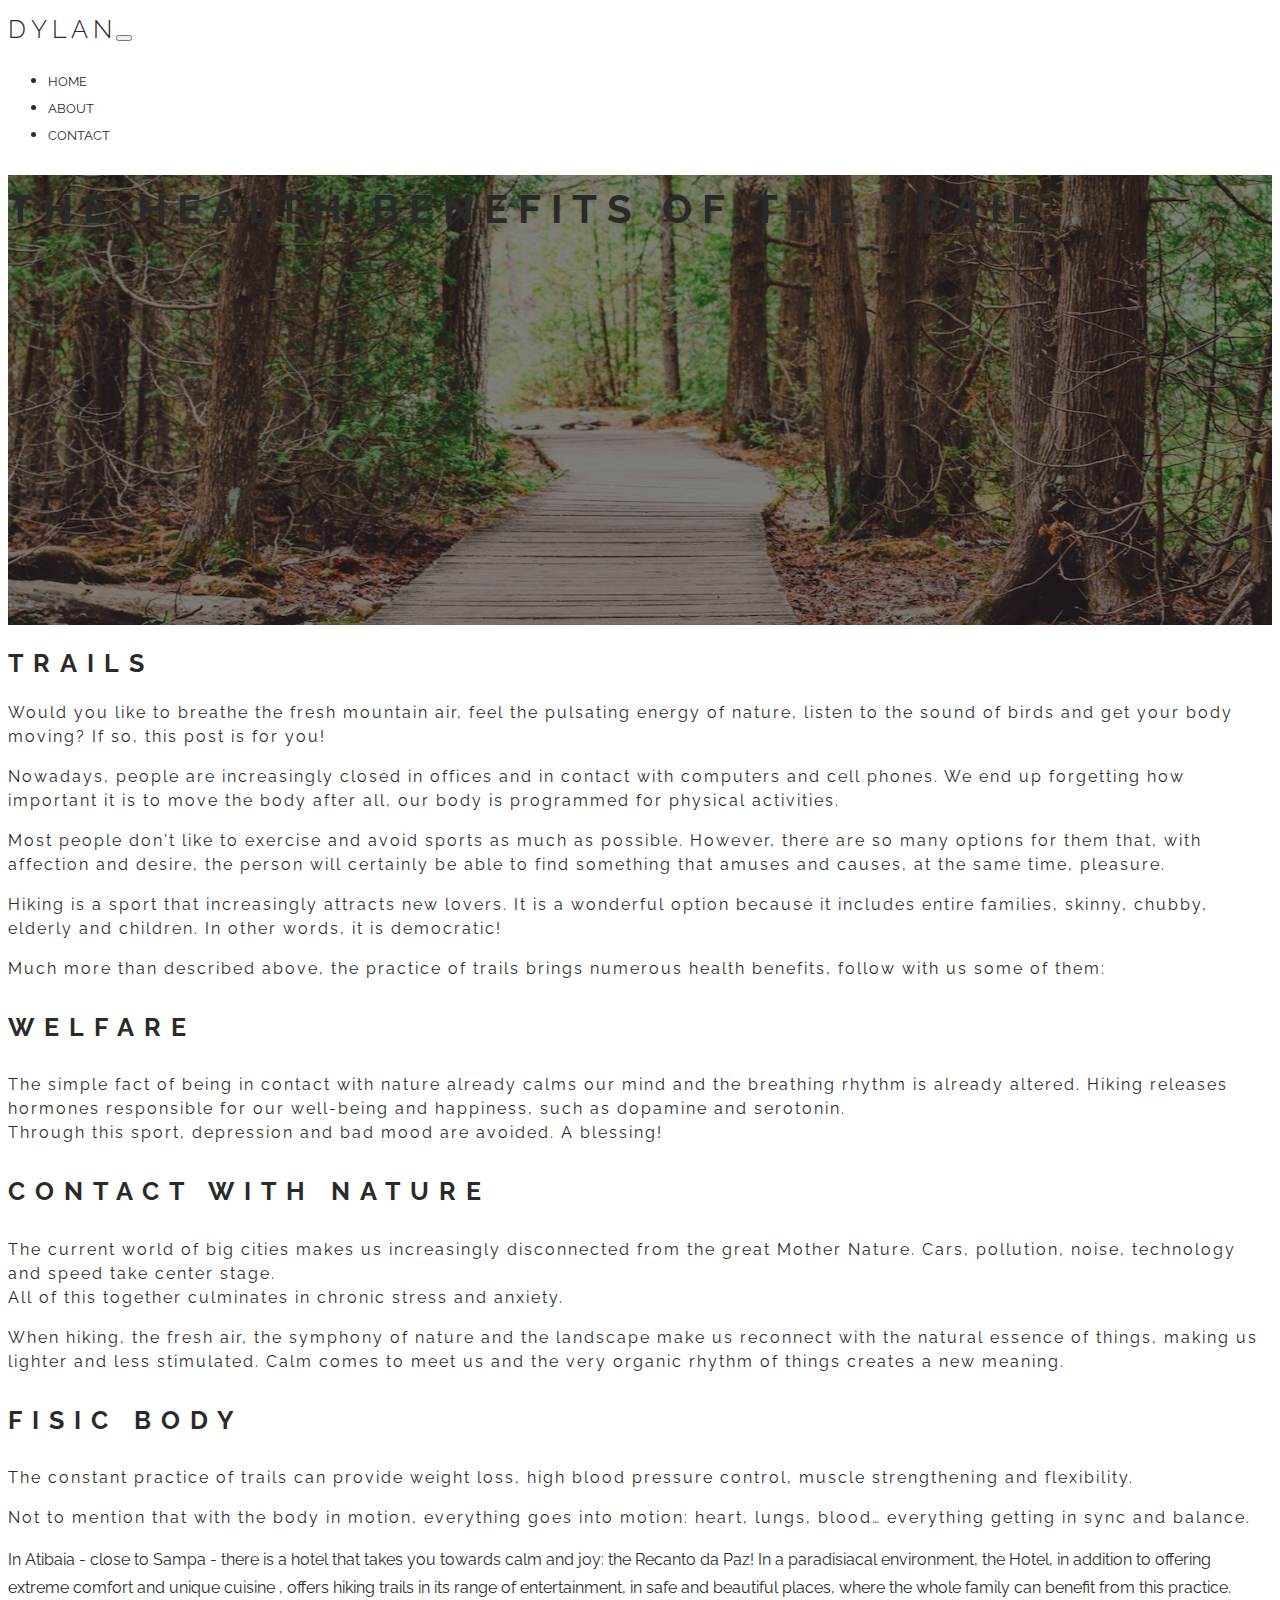
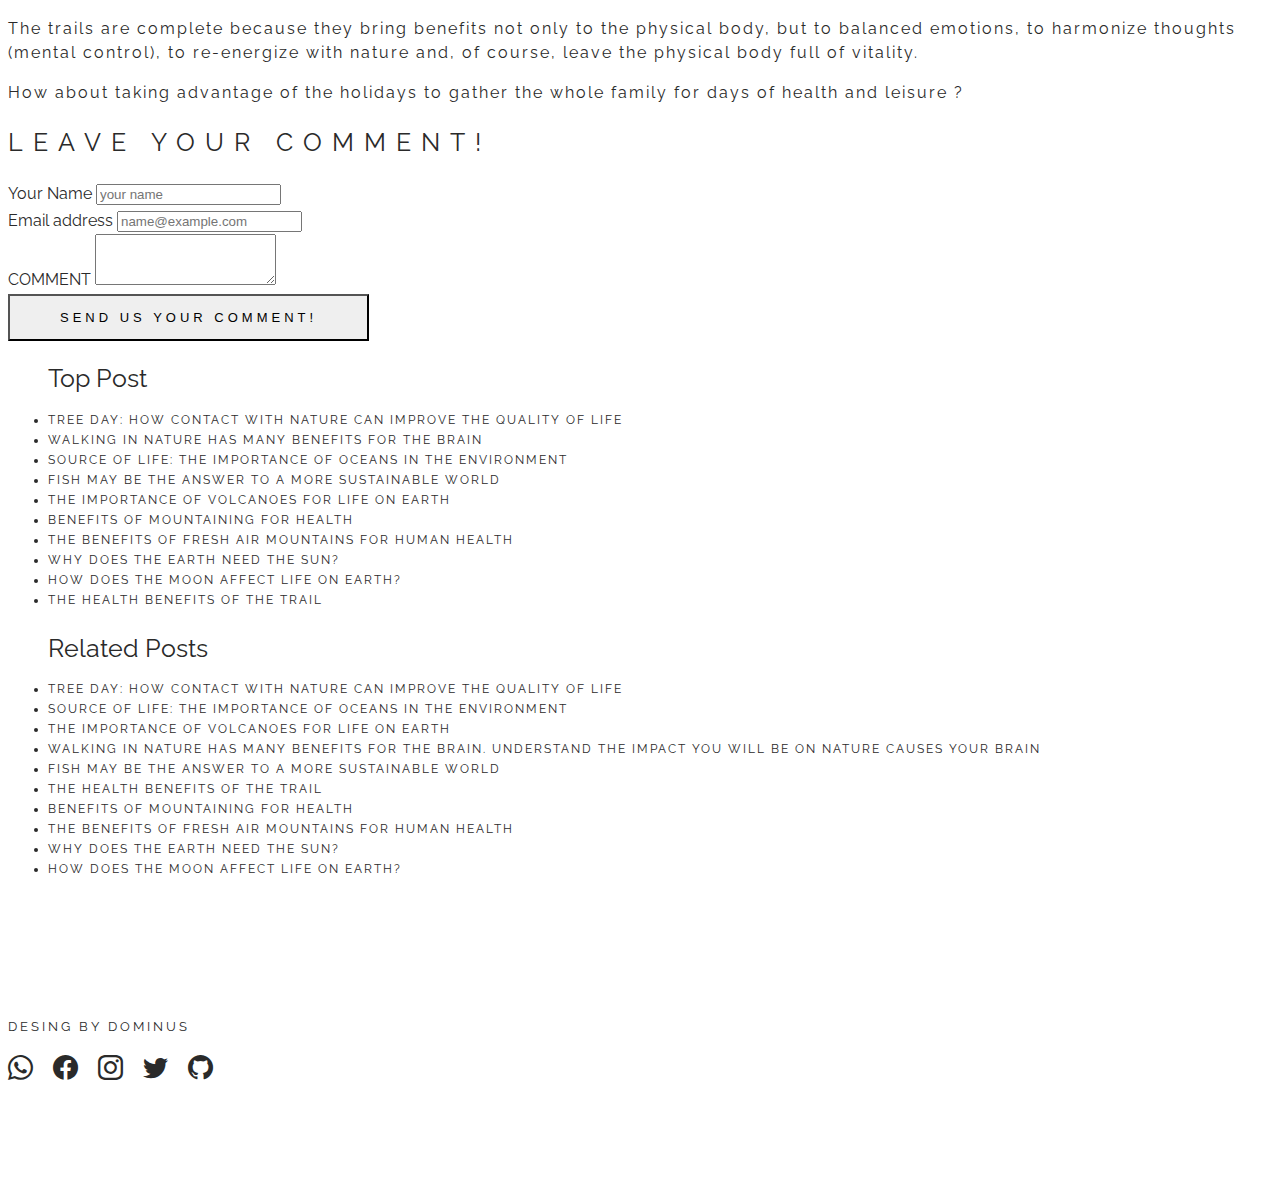
<file: Portifólio/DYLAN BLOG'S/post10.html>
<!DOCTYPE html>
<html lang="en">
  <head>
    <meta charset="utf-8" />
    <meta name="viewport" content="width=device-width, initial-scale=1" />
    <title>DYLAN'S BLOG</title>
    <!-- CSS BOOTSTRAP -->
    <link
      href="https://cdn.jsdelivr.net/npm/bootstrap@5.2.1/dist/css/bootstrap.min.css"
      rel="stylesheet"
      integrity="sha384-iYQeCzEYFbKjA/T2uDLTpkwGzCiq6soy8tYaI1GyVh/UjpbCx/TYkiZhlZB6+fzT"
      crossorigin="anonymous"
    />
    <!-- CSS STYLE -->
    <link rel="stylesheet" href="style.css" />

    <!-- BOOTSTRAP ICONS -->
    <link
      rel="stylesheet"
      href="https://cdn.jsdelivr.net/npm/bootstrap-icons@1.9.1/font/bootstrap-icons.css"
    />
  </head>
  <body>
    <!-- NAVBAR -->
    <header>
      <nav id="about-nav" class="navbar navbar-expand-lg bg-white">
        <div class="container col-10">
          <a class="navbar-brand" href="index.html">D Y L A N</a>
          <button
            class="navbar-toggler"
            type="button"
            data-bs-toggle="collapse"
            data-bs-target="#navbarNav"
            aria-controls="navbarNav"
            aria-expanded="false"
            aria-label="Toggle navigation"
          >
            <span class="navbar-toggler-icon"></span>
          </button>
          <div class="collapse navbar-collapse" id="navbarNav">
            <ul class="navbar-nav ms-auto space-around">
              <li class="nav-item">
                <a class="nav-link" href="index.html">HOME</a>
              </li>
              <li class="nav-item">
                <a class="nav-link" href="about.html">ABOUT</a>
              </li>
              <li class="nav-item">
                <a class="nav-link" href="#footer">CONTACT</a>
              </li>
            </ul>
          </div>
        </div>
      </nav>
    </header>

    <div class="hero-post10 d-flex align-items-center">
      <div class="container">
        <div class="row">
          <div class="col-lg-10">
            <h1 class="h-post display-2 text-white">
              THE HEALTH BENEFITS OF THE TRAIL
            </h1>
          </div>
        </div>
      </div>
    </div>
    <!-- HERO ABOUT CONTENTS -->
    <div class="container col-10 mt-5">
      <div class="row">
        <div class="col-7">
          <h1 class="h-about">TRAILS</h1>
          <p class="p-text">
            Would you like to breathe the fresh mountain air, feel the pulsating
            energy of nature, listen to the sound of birds and get your body
            moving? If so, this post is for you!
          </p>
          <p class="p-text">
            Nowadays, people are increasingly closed in offices and in contact
            with computers and cell phones. We end up forgetting how important
            it is to move the body after all, our body is programmed for
            physical activities.
          </p>
          <p class="p-text">
            Most people don't like to exercise and avoid sports as much as
            possible. However, there are so many options for them that, with
            affection and desire, the person will certainly be able to find
            something that amuses and causes, at the same time, pleasure.
          </p>
          <p class="p-text">
            Hiking is a sport that increasingly attracts new lovers. It is a
            wonderful option because it includes entire families, skinny,
            chubby, elderly and children. In other words, it is democratic!
          </p>
          <p class="p-text">
            Much more than described above, the practice of trails brings
            numerous health benefits, follow with us some of them:
          </p>
          <h3 class="h-about">WELFARE</h3>
          <p class="p-text">
            The simple fact of being in contact with nature already calms our
            mind and the breathing rhythm is already altered. Hiking releases
            hormones responsible for our well-being and happiness, such as
            dopamine and serotonin.<br />
            Through this sport, depression and bad mood are avoided. A blessing!
          </p>
          <h3 class="h-about">CONTACT WITH NATURE</h3>
          <p class="p-text">
            The current world of big cities makes us increasingly disconnected
            from the great Mother Nature. Cars, pollution, noise, technology and
            speed take center stage.<br />
            All of this together culminates in chronic stress and anxiety.
          </p>
          <p class="p-text">
            When hiking, the fresh air, the symphony of nature and the landscape
            make us reconnect with the natural essence of things, making us
            lighter and less stimulated. Calm comes to meet us and the very
            organic rhythm of things creates a new meaning.
          </p>
          <h3 class="h-about">FISIC BODY</h3>
          <p class="p-text">
            The constant practice of trails can provide weight loss, high blood
            pressure control, muscle strengthening and flexibility.
          </p>
          <p class="p-text">
            Not to mention that with the body in motion, everything goes into
            motion: heart, lungs, blood… everything getting in sync and balance.
          </p>
          <p class="text">
            In Atibaia - close to Sampa - there is a hotel that takes you
            towards calm and joy: the Recanto da Paz! In a paradisiacal
            environment, the Hotel, in addition to offering extreme comfort and
            unique cuisine , offers hiking trails in its range of entertainment,
            in safe and beautiful places, where the whole family can benefit
            from this practice.
          </p>
          <p class="p-text">
            The trails are complete because they bring benefits not only to the
            physical body, but to balanced emotions, to harmonize thoughts
            (mental control), to re-energize with nature and, of course, leave
            the physical body full of vitality.
          </p>
          <p class="p-text">
            How about taking advantage of the holidays to gather the whole
            family for days of health and leisure ?
          </p>
          <div class="mt-5">
            <h1 class="forms-text h-about">LEAVE YOUR COMMENT!</h1>
            <div class="mb-3">
              <label for="exampleFormControlInput1" class="form-label"
                >Your Name</label
              >
              <input
                type="name"
                class="form-control"
                id="exampleFormControlInput1"
                placeholder="your name"
              />
            </div>
            <div class="mb-3">
              <label for="exampleFormControlInput2" class="form-label"
                >Email address</label
              >
              <input
                type="email"
                class="form-control"
                id="exampleFormControlInput2"
                placeholder="name@example.com"
              />
            </div>
            <div class="mb-3">
              <label for="exampleFormControlTextarea1" class="form-label"
                >COMMENT</label
              >
              <textarea
                class="form-control"
                id="exampleFormControlTextarea1"
                rows="3"
              ></textarea>
            </div>
            <div class="d-grid gap-2">
              <button class="btn btn-outline-primary" type="button">
                SEND US YOUR COMMENT!
              </button>
            </div>
          </div>
        </div>
        <div class="col-4 ms-auto">
          <ul class="list-group list-group-flush">
            <h1>Top Post</h1>
            <li class="list-group-item">
              <a href="post1.html"
                >TREE DAY: HOW CONTACT WITH NATURE CAN IMPROVE THE QUALITY OF
                LIFE</a
              >
            </li>
            <li class="list-group-item">
              <a href="post2.html"
                >WALKING IN NATURE HAS MANY BENEFITS FOR THE BRAIN</a
              >
            </li>
            <li class="list-group-item">
              <a href="post3.html"
                >SOURCE OF LIFE: THE IMPORTANCE OF OCEANS IN THE ENVIRONMENT</a
              >
            </li>
            <li class="list-group-item">
              <a href="post4.html"
                >FISH MAY BE THE ANSWER TO A MORE SUSTAINABLE WORLD</a
              >
            </li>
            <li class="list-group-item">
              <a href="post5.html"
                >THE IMPORTANCE OF VOLCANOES FOR LIFE ON EARTH</a
              >
            </li>
            <li class="list-group-item">
              <a href="post6.html">BENEFITS OF MOUNTAINING FOR HEALTH</a>
            </li>
            <li class="list-group-item">
              <a href="post7.html"
                >THE BENEFITS OF FRESH AIR MOUNTAINS FOR HUMAN HEALTH</a
              >
            </li>
            <li class="list-group-item">
              <a href="post8.html">WHY DOES THE EARTH NEED THE SUN?</a>
            </li>
            <li class="list-group-item">
              <a href="post9.html">HOW DOES THE MOON AFFECT LIFE ON EARTH?</a>
            </li>
            <li class="list-group-item">
              <a href="post10.html">THE HEALTH BENEFITS OF THE TRAIL</a>
            </li>
          </ul>
          <div class="mt-4 ms-auto">
            <ul class="list-group list-group-flush">
              <h1>Related Posts</h1>
              <li class="list-group-item">
                <a href="post1.html"
                  >TREE DAY: HOW CONTACT WITH NATURE CAN IMPROVE THE QUALITY OF
                  LIFE</a
                >
              </li>
              <li class="list-group-item">
                <a href="post3.html"
                  >SOURCE OF LIFE: THE IMPORTANCE OF OCEANS IN THE
                  ENVIRONMENT</a
                >
              </li>
              <li class="list-group-item">
                <a href="post5.html"
                  >THE IMPORTANCE OF VOLCANOES FOR LIFE ON EARTH</a
                >
              </li>
              <li class="list-group-item">
                <a href="post2.html"
                  >WALKING IN NATURE HAS MANY BENEFITS FOR THE BRAIN. UNDERSTAND
                  THE IMPACT YOU WILL BE ON NATURE CAUSES YOUR BRAIN</a
                >
              </li>
              <li class="list-group-item">
                <a href="post4.html"
                  >FISH MAY BE THE ANSWER TO A MORE SUSTAINABLE WORLD</a
                >
              </li>
              <li class="list-group-item">
                <a href="post10.html">THE HEALTH BENEFITS OF THE TRAIL</a>
              </li>
              <li class="list-group-item">
                <a href="post6.html">BENEFITS OF MOUNTAINING FOR HEALTH</a>
              </li>
              <li class="list-group-item">
                <a href="post7.html"
                  >THE BENEFITS OF FRESH AIR MOUNTAINS FOR HUMAN HEALTH</a
                >
              </li>
              <li class="list-group-item">
                <a href="post8.html">WHY DOES THE EARTH NEED THE SUN?</a>
              </li>
              <li class="list-group-item">
                <a href="post9.html">HOW DOES THE MOON AFFECT LIFE ON EARTH?</a>
              </li>
            </ul>
          </div>
        </div>
      </div>
    </div>

    <!-- FOOTER -->
    <footer id="footer" class="container-fluid bg-dark">
      <div class="container col-10 text-white text-center">
        <div class="">
          <h1>DESING BY DOMINUS</h1>
        </div>
        <div class="mt-3">
          <i class="bi bi-whatsapp"></i>
          <i class="bi bi-facebook"></i>
          <i class="bi bi-instagram"></i>
          <i class="bi bi-twitter"></i>
          <i class="bi bi-github"></i>
        </div>
      </div>
    </footer>
    <!-- JS BOOTSTRAP -->
    <script
      src="https://cdn.jsdelivr.net/npm/bootstrap@5.2.1/dist/js/bootstrap.bundle.min.js"
      integrity="sha384-u1OknCvxWvY5kfmNBILK2hRnQC3Pr17a+RTT6rIHI7NnikvbZlHgTPOOmMi466C8"
      crossorigin="anonymous"
    ></script>
  </body>
</html>
</file>
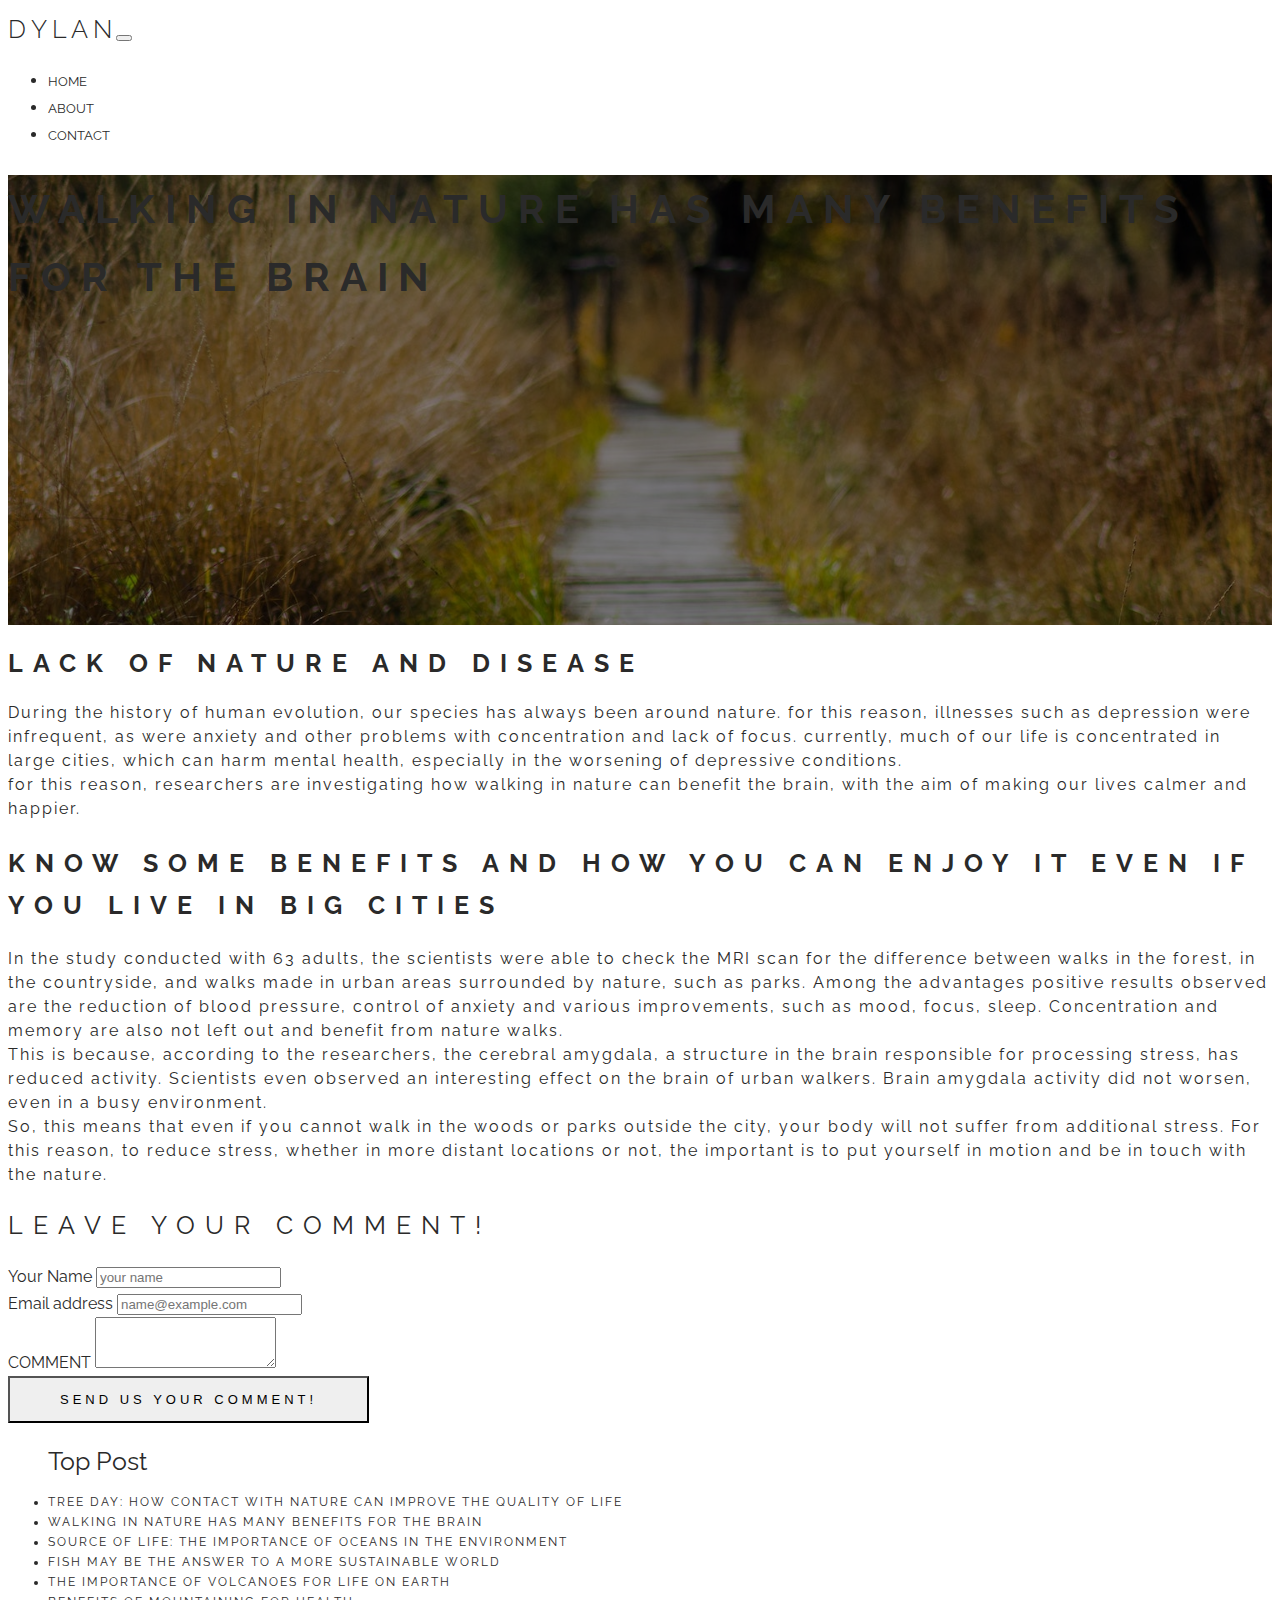
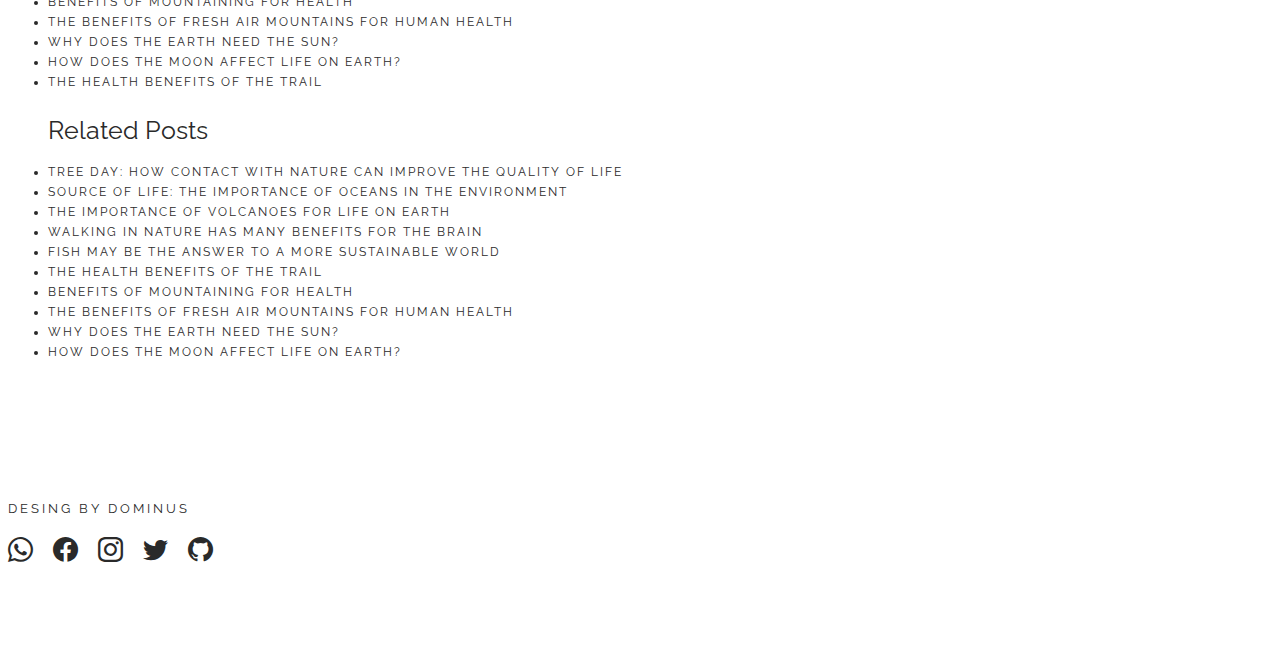
<file: Portifólio/DYLAN BLOG'S/post2.html>
<!DOCTYPE html>
<html lang="en">
  <head>
    <meta charset="utf-8" />
    <meta name="viewport" content="width=device-width, initial-scale=1" />
    <title>DYLAN'S BLOG</title>
    <!-- CSS BOOTSTRAP -->
    <link
      href="https://cdn.jsdelivr.net/npm/bootstrap@5.2.1/dist/css/bootstrap.min.css"
      rel="stylesheet"
      integrity="sha384-iYQeCzEYFbKjA/T2uDLTpkwGzCiq6soy8tYaI1GyVh/UjpbCx/TYkiZhlZB6+fzT"
      crossorigin="anonymous"
    />
    <!-- CSS STYLE -->
    <link rel="stylesheet" href="style.css" />

    <!-- BOOTSTRAP ICONS -->
    <link
      rel="stylesheet"
      href="https://cdn.jsdelivr.net/npm/bootstrap-icons@1.9.1/font/bootstrap-icons.css"
    />
  </head>
  <body>
    <!-- NAVBAR -->
    <header>
      <nav id="about-nav" class="navbar navbar-expand-lg bg-white">
        <div class="container col-10">
          <a class="navbar-brand" href="index.html">D Y L A N</a>
          <button
            class="navbar-toggler"
            type="button"
            data-bs-toggle="collapse"
            data-bs-target="#navbarNav"
            aria-controls="navbarNav"
            aria-expanded="false"
            aria-label="Toggle navigation"
          >
            <span class="navbar-toggler-icon"></span>
          </button>
          <div class="collapse navbar-collapse" id="navbarNav">
            <ul class="navbar-nav ms-auto space-around">
              <li class="nav-item">
                <a class="nav-link" href="index.html">HOME</a>
              </li>
              <li class="nav-item">
                <a class="nav-link" href="about.html">ABOUT</a>
              </li>
              <li class="nav-item">
                <a class="nav-link" href="#footer">CONTACT</a>
              </li>
            </ul>
          </div>
        </div>
      </nav>
    </header>

    <div class="hero-post2 d-flex align-items-center">
      <div class="container">
        <div class="row">
          <div class="col-lg-10">
            <h1 class="h-post display-2 text-white">
              WALKING IN NATURE HAS MANY BENEFITS FOR THE BRAIN
            </h1>
          </div>
        </div>
      </div>
    </div>
    <!-- HERO ABOUT CONTENTS -->
    <div class="container col-10 mt-5">
      <div class="row">
        <div class="col-7">
          <h1 class="h-about">LACK OF NATURE AND DISEASE</h1>
          <p class="p-text">
            During the history of human evolution, our species has always been
            around nature. for this reason, illnesses such as depression were
            infrequent, as were anxiety and other problems with concentration
            and lack of focus. currently, much of our life is concentrated in
            large cities, which can harm mental health, especially in the
            worsening of depressive conditions.<br />for this reason,
            researchers are investigating how walking in nature can benefit the
            brain, with the aim of making our lives calmer and happier.
          </p>
          <h2 class="h-about">
            KNOW SOME BENEFITS AND HOW YOU CAN ENJOY IT EVEN IF YOU LIVE IN BIG
            CITIES
          </h2>
          <p class="p-text">
            In the study conducted with 63 adults, the scientists were able to
            check the MRI scan for the difference between walks in the forest,
            in the countryside, and walks made in urban areas surrounded by
            nature, such as parks. Among the advantages positive results
            observed are the reduction of blood pressure, control of anxiety and
            various improvements, such as mood, focus, sleep. Concentration and
            memory are also not left out and benefit from nature walks.<br />This
            is because, according to the researchers, the cerebral amygdala, a
            structure in the brain responsible for processing stress, has
            reduced activity. Scientists even observed an interesting effect on
            the brain of urban walkers. Brain amygdala activity did not worsen,
            even in a busy environment.<br />So, this means that even if you
            cannot walk in the woods or parks outside the city, your body will
            not suffer from additional stress. For this reason, to reduce
            stress, whether in more distant locations or not, the important is
            to put yourself in motion and be in touch with the nature.
          </p>
          <div class="mt-5">
            <h1 class="forms-text h-about">LEAVE YOUR COMMENT!</h1>
            <div class="mb-3">
              <label for="exampleFormControlInput1" class="form-label"
                >Your Name</label
              >
              <input
                type="name"
                class="form-control"
                id="exampleFormControlInput1"
                placeholder="your name"
              />
            </div>
            <div class="mb-3">
              <label for="exampleFormControlInput2" class="form-label"
                >Email address</label
              >
              <input
                type="email"
                class="form-control"
                id="exampleFormControlInput2"
                placeholder="name@example.com"
              />
            </div>
            <div class="mb-3">
              <label for="exampleFormControlTextarea1" class="form-label"
                >COMMENT</label
              >
              <textarea
                class="form-control"
                id="exampleFormControlTextarea1"
                rows="3"
              ></textarea>
            </div>
            <div class="d-grid gap-2">
              <button class="btn btn-outline-primary" type="button">
                SEND US YOUR COMMENT!
              </button>
            </div>
          </div>
        </div>
        <div class="col-4 ms-auto">
          <ul class="list-group list-group-flush">
            <h1>Top Post</h1>
            <li class="list-group-item">
              <a href="post1.html"
                >TREE DAY: HOW CONTACT WITH NATURE CAN IMPROVE THE QUALITY OF
                LIFE</a
              >
            </li>
            <li class="list-group-item">
              <a href="post2.html"
                >WALKING IN NATURE HAS MANY BENEFITS FOR THE BRAIN</a
              >
            </li>
            <li class="list-group-item">
              <a href="post3.html"
                >SOURCE OF LIFE: THE IMPORTANCE OF OCEANS IN THE ENVIRONMENT</a
              >
            </li>
            <li class="list-group-item">
              <a href="post4.html"
                >FISH MAY BE THE ANSWER TO A MORE SUSTAINABLE WORLD</a
              >
            </li>
            <li class="list-group-item">
              <a href="post5.html"
                >THE IMPORTANCE OF VOLCANOES FOR LIFE ON EARTH</a
              >
            </li>
            <li class="list-group-item">
              <a href="post6.html">BENEFITS OF MOUNTAINING FOR HEALTH</a>
            </li>
            <li class="list-group-item">
              <a href="post7.html"
                >THE BENEFITS OF FRESH AIR MOUNTAINS FOR HUMAN HEALTH</a
              >
            </li>
            <li class="list-group-item">
              <a href="post8.html">WHY DOES THE EARTH NEED THE SUN?</a>
            </li>
            <li class="list-group-item">
              <a href="post9.html">HOW DOES THE MOON AFFECT LIFE ON EARTH?</a>
            </li>
            <li class="list-group-item">
              <a href="post10.html">THE HEALTH BENEFITS OF THE TRAIL</a>
            </li>
          </ul>
          <div class="mt-4 ms-auto">
            <ul class="list-group list-group-flush">
              <h1>Related Posts</h1>
              <li class="list-group-item">
                <a href="post1.html"
                  >TREE DAY: HOW CONTACT WITH NATURE CAN IMPROVE THE QUALITY OF
                  LIFE</a
                >
              </li>
              <li class="list-group-item">
                <a href="post3.html"
                  >SOURCE OF LIFE: THE IMPORTANCE OF OCEANS IN THE
                  ENVIRONMENT</a
                >
              </li>
              <li class="list-group-item">
                <a href="post5.html"
                  >THE IMPORTANCE OF VOLCANOES FOR LIFE ON EARTH</a
                >
              </li>
              <li class="list-group-item">
                <a href="post2.html"
                  >WALKING IN NATURE HAS MANY BENEFITS FOR THE BRAIN</a
                >
              </li>
              <li class="list-group-item">
                <a href="post4.html"
                  >FISH MAY BE THE ANSWER TO A MORE SUSTAINABLE WORLD</a
                >
              </li>
              <li class="list-group-item">
                <a href="post10.html">THE HEALTH BENEFITS OF THE TRAIL</a>
              </li>
              <li class="list-group-item">
                <a href="post6.html">BENEFITS OF MOUNTAINING FOR HEALTH</a>
              </li>
              <li class="list-group-item">
                <a href="post7.html"
                  >THE BENEFITS OF FRESH AIR MOUNTAINS FOR HUMAN HEALTH</a
                >
              </li>
              <li class="list-group-item">
                <a href="post8.html">WHY DOES THE EARTH NEED THE SUN?</a>
              </li>
              <li class="list-group-item">
                <a href="post9.html">HOW DOES THE MOON AFFECT LIFE ON EARTH?</a>
              </li>
            </ul>
          </div>
        </div>
      </div>
    </div>

    <!-- FOOTER -->
    <footer id="footer" class="container-fluid bg-dark">
      <div class="container col-10 text-white text-center">
        <div class="">
          <h1>DESING BY DOMINUS</h1>
        </div>
        <div class="mt-3">
          <i class="bi bi-whatsapp"></i>
          <i class="bi bi-facebook"></i>
          <i class="bi bi-instagram"></i>
          <i class="bi bi-twitter"></i>
          <i class="bi bi-github"></i>
        </div>
      </div>
    </footer>
    <!-- JS BOOTSTRAP -->
    <script
      src="https://cdn.jsdelivr.net/npm/bootstrap@5.2.1/dist/js/bootstrap.bundle.min.js"
      integrity="sha384-u1OknCvxWvY5kfmNBILK2hRnQC3Pr17a+RTT6rIHI7NnikvbZlHgTPOOmMi466C8"
      crossorigin="anonymous"
    ></script>
  </body>
</html>
</file>
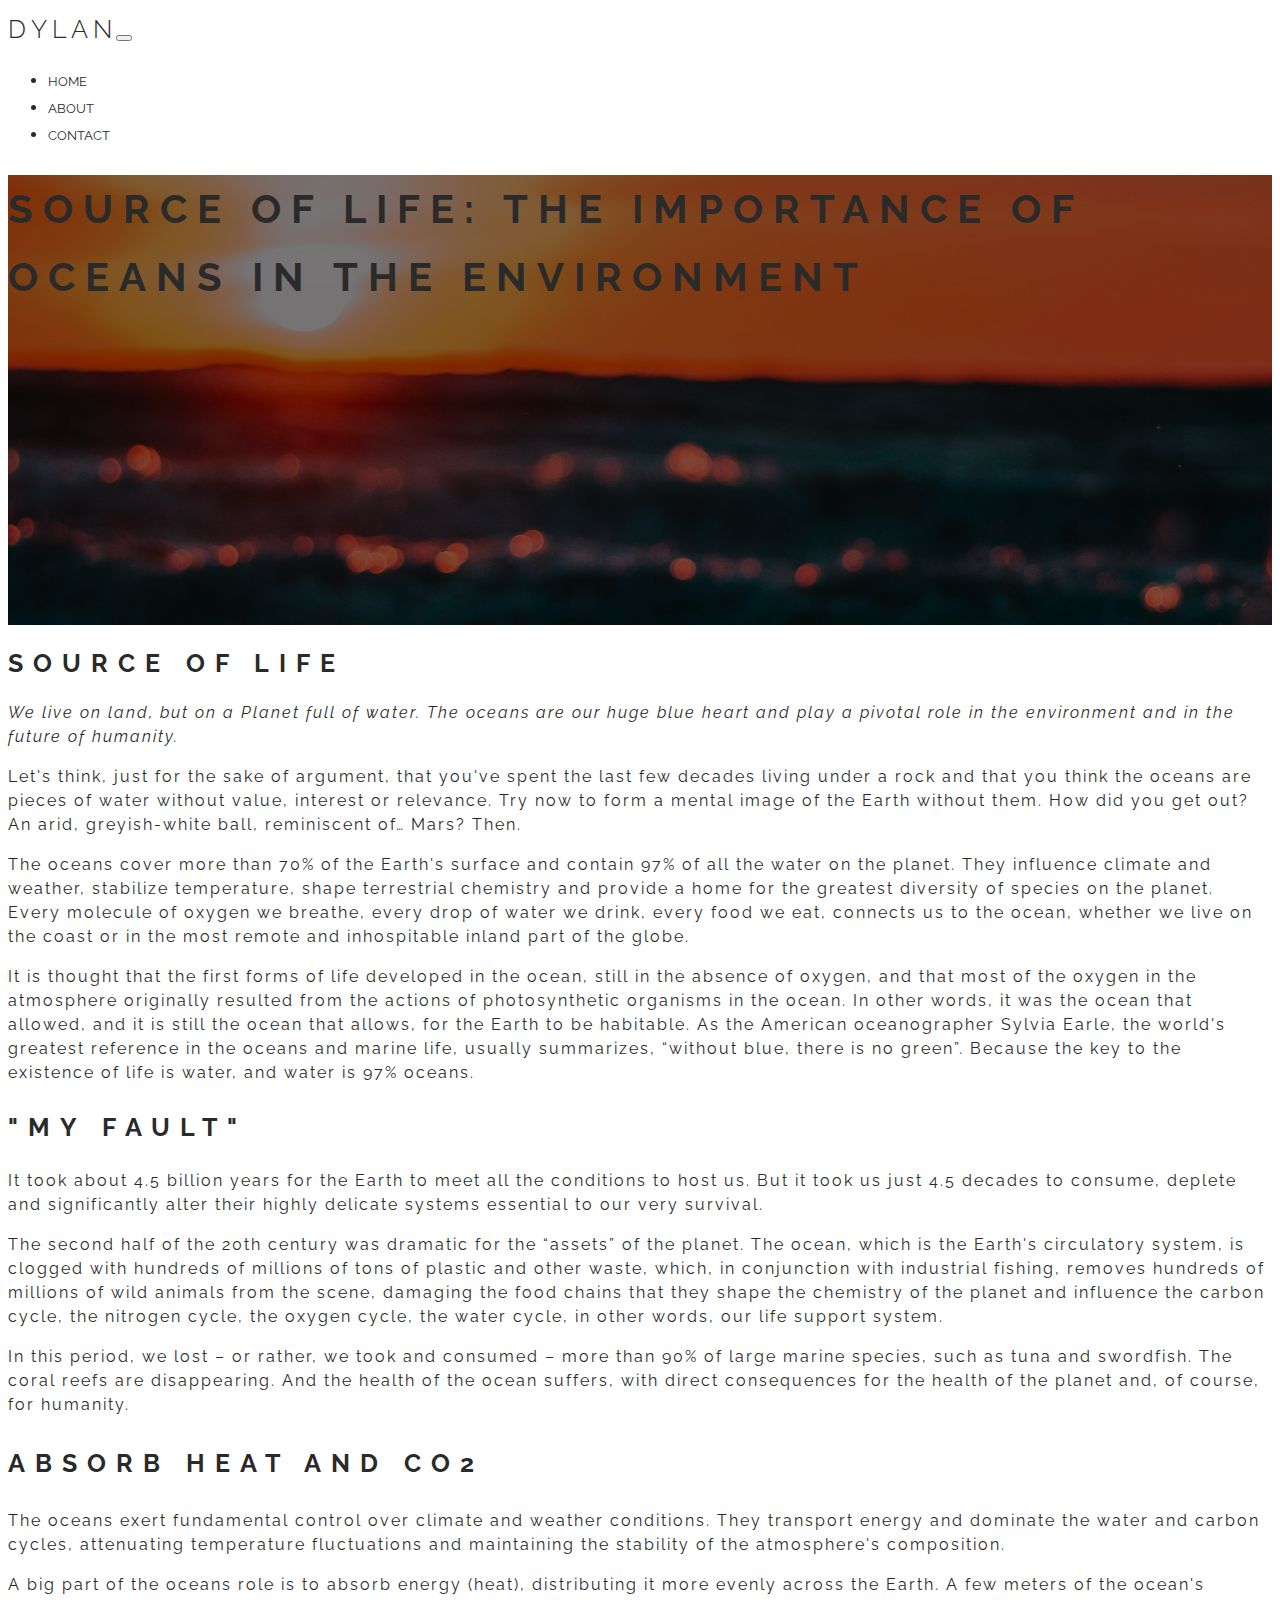
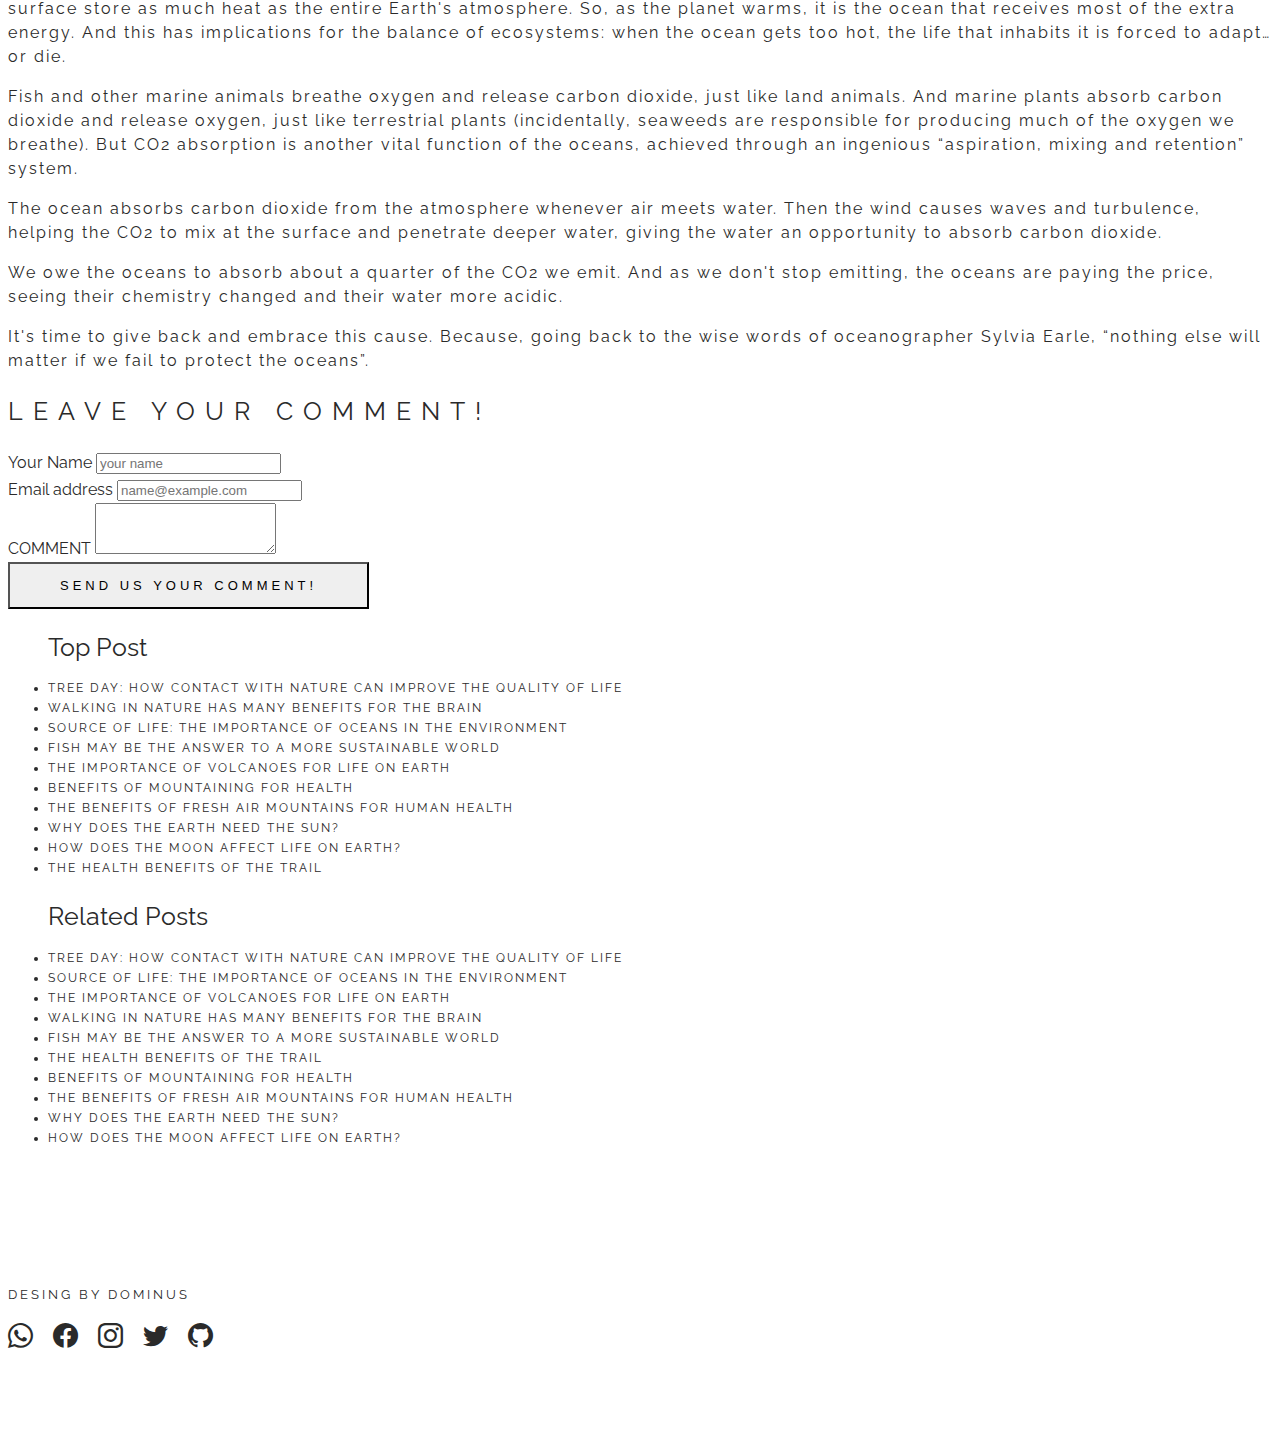
<file: Portifólio/DYLAN BLOG'S/post3.html>
<!DOCTYPE html>
<html lang="en">
  <head>
    <meta charset="utf-8" />
    <meta name="viewport" content="width=device-width, initial-scale=1" />
    <title>DYLAN'S BLOG</title>
    <!-- CSS BOOTSTRAP -->
    <link
      href="https://cdn.jsdelivr.net/npm/bootstrap@5.2.1/dist/css/bootstrap.min.css"
      rel="stylesheet"
      integrity="sha384-iYQeCzEYFbKjA/T2uDLTpkwGzCiq6soy8tYaI1GyVh/UjpbCx/TYkiZhlZB6+fzT"
      crossorigin="anonymous"
    />
    <!-- CSS STYLE -->
    <link rel="stylesheet" href="style.css" />

    <!-- BOOTSTRAP ICONS -->
    <link
      rel="stylesheet"
      href="https://cdn.jsdelivr.net/npm/bootstrap-icons@1.9.1/font/bootstrap-icons.css"
    />
  </head>
  <body>
    <!-- NAVBAR -->
    <header>
      <nav id="about-nav" class="navbar navbar-expand-lg bg-white">
        <div class="container col-10">
          <a class="navbar-brand" href="index.html">D Y L A N</a>
          <button
            class="navbar-toggler"
            type="button"
            data-bs-toggle="collapse"
            data-bs-target="#navbarNav"
            aria-controls="navbarNav"
            aria-expanded="false"
            aria-label="Toggle navigation"
          >
            <span class="navbar-toggler-icon"></span>
          </button>
          <div class="collapse navbar-collapse" id="navbarNav">
            <ul class="navbar-nav ms-auto space-around">
              <li class="nav-item">
                <a class="nav-link" href="index.html">HOME</a>
              </li>
              <li class="nav-item">
                <a class="nav-link" href="about.html">ABOUT</a>
              </li>
              <li class="nav-item">
                <a class="nav-link" href="#footer">CONTACT</a>
              </li>
            </ul>
          </div>
        </div>
      </nav>
    </header>

    <div class="hero-post3 d-flex align-items-center">
      <div class="container">
        <div class="row">
          <div class="col-lg-10">
            <h1 class="h-post display-2 text-white">
              SOURCE OF LIFE: THE IMPORTANCE OF OCEANS IN THE ENVIRONMENT
            </h1>
          </div>
        </div>
      </div>
    </div>
    <!-- HERO ABOUT CONTENTS -->
    <div class="container col-10 mt-5">
      <div class="row">
        <div class="col-7">
          <h1 class="h-about">SOURCE OF LIFE</h1>
          <p class="p-text">
            <i
              >We live on land, but on a Planet full of water. The oceans are
              our huge blue heart and play a pivotal role in the environment and
              in the future of humanity.</i
            >
          </p>
          <p class="p-text">
            Let's think, just for the sake of argument, that you've spent the
            last few decades living under a rock and that you think the oceans
            are pieces of water without value, interest or relevance. Try now to
            form a mental image of the Earth without them. How did you get out?
            An arid, greyish-white ball, reminiscent of… Mars? Then.
          </p>
          <p class="p-text">
            The oceans cover more than 70% of the Earth's surface and contain
            97% of all the water on the planet. They influence climate and
            weather, stabilize temperature, shape terrestrial chemistry and
            provide a home for the greatest diversity of species on the planet.
            Every molecule of oxygen we breathe, every drop of water we drink,
            every food we eat, connects us to the ocean, whether we live on the
            coast or in the most remote and inhospitable inland part of the
            globe.
          </p>
          <p class="p-text">
            It is thought that the first forms of life developed in the ocean,
            still in the absence of oxygen, and that most of the oxygen in the
            atmosphere originally resulted from the actions of photosynthetic
            organisms in the ocean. In other words, it was the ocean that
            allowed, and it is still the ocean that allows, for the Earth to be
            habitable. As the American oceanographer Sylvia Earle, the world's
            greatest reference in the oceans and marine life, usually
            summarizes, “without blue, there is no green”. Because the key to
            the existence of life is water, and water is 97% oceans.
          </p>
          <h2 class="h-about">"MY FAULT"</h2>
          <p class="p-text">
            It took about 4.5 billion years for the Earth to meet all the
            conditions to host us. But it took us just 4.5 decades to consume,
            deplete and significantly alter their highly delicate systems
            essential to our very survival.
          </p>
          <p class="p-text">
            The second half of the 20th century was dramatic for the “assets” of
            the planet. The ocean, which is the Earth's circulatory system, is
            clogged with hundreds of millions of tons of plastic and other
            waste, which, in conjunction with industrial fishing, removes
            hundreds of millions of wild animals from the scene, damaging the
            food chains that they shape the chemistry of the planet and
            influence the carbon cycle, the nitrogen cycle, the oxygen cycle,
            the water cycle, in other words, our life support system.
          </p>
          <p class="p-text">
            In this period, we lost – or rather, we took and consumed – more
            than 90% of large marine species, such as tuna and swordfish. The
            coral reefs are disappearing. And the health of the ocean suffers,
            with direct consequences for the health of the planet and, of
            course, for humanity.
          </p>
          <h3 class="h-about">ABSORB HEAT AND CO2</h3>
          <p class="p-text">
            The oceans exert fundamental control over climate and weather
            conditions. They transport energy and dominate the water and carbon
            cycles, attenuating temperature fluctuations and maintaining the
            stability of the atmosphere's composition.
          </p>
          <p class="p-text">
            A big part of the oceans role is to absorb energy (heat),
            distributing it more evenly across the Earth. A few meters of the
            ocean's surface store as much heat as the entire Earth's atmosphere.
            So, as the planet warms, it is the ocean that receives most of the
            extra energy. And this has implications for the balance of
            ecosystems: when the ocean gets too hot, the life that inhabits it
            is forced to adapt… or die.
          </p>
          <p class="p-text">
            Fish and other marine animals breathe oxygen and release carbon
            dioxide, just like land animals. And marine plants absorb carbon
            dioxide and release oxygen, just like terrestrial plants
            (incidentally, seaweeds are responsible for producing much of the
            oxygen we breathe). But CO2 absorption is another vital function of
            the oceans, achieved through an ingenious “aspiration, mixing and
            retention” system.
          </p>
          <p class="p-text">
            The ocean absorbs carbon dioxide from the atmosphere whenever air
            meets water. Then the wind causes waves and turbulence, helping the
            CO2 to mix at the surface and penetrate deeper water, giving the
            water an opportunity to absorb carbon dioxide.
          </p>
          <p class="p-text">
            We owe the oceans to absorb about a quarter of the CO2 we emit. And
            as we don't stop emitting, the oceans are paying the price, seeing
            their chemistry changed and their water more acidic.
          </p>
          <p class="p-text">
            It's time to give back and embrace this cause. Because, going back
            to the wise words of oceanographer Sylvia Earle, “nothing else will
            matter if we fail to protect the oceans”.
          </p>
          <div class="mt-5">
            <h1 class="forms-text h-about">LEAVE YOUR COMMENT!</h1>
            <div class="mb-3">
              <label for="exampleFormControlInput1" class="form-label"
                >Your Name</label
              >
              <input
                type="name"
                class="form-control"
                id="exampleFormControlInput1"
                placeholder="your name"
              />
            </div>
            <div class="mb-3">
              <label for="exampleFormControlInput2" class="form-label"
                >Email address</label
              >
              <input
                type="email"
                class="form-control"
                id="exampleFormControlInput2"
                placeholder="name@example.com"
              />
            </div>
            <div class="mb-3">
              <label for="exampleFormControlTextarea1" class="form-label"
                >COMMENT</label
              >
              <textarea
                class="form-control"
                id="exampleFormControlTextarea1"
                rows="3"
              ></textarea>
            </div>
            <div class="d-grid gap-2">
              <button class="btn btn-outline-primary" type="button">
                SEND US YOUR COMMENT!
              </button>
            </div>
          </div>
        </div>
        <div class="col-4 ms-auto">
          <ul class="list-group list-group-flush">
            <h1>Top Post</h1>
            <li class="list-group-item">
              <a href="post1.html"
                >TREE DAY: HOW CONTACT WITH NATURE CAN IMPROVE THE QUALITY OF
                LIFE</a
              >
            </li>
            <li class="list-group-item">
              <a href="post2.html"
                >WALKING IN NATURE HAS MANY BENEFITS FOR THE BRAIN</a
              >
            </li>
            <li class="list-group-item">
              <a href="post3.html"
                >SOURCE OF LIFE: THE IMPORTANCE OF OCEANS IN THE ENVIRONMENT</a
              >
            </li>
            <li class="list-group-item">
              <a href="post4.html"
                >FISH MAY BE THE ANSWER TO A MORE SUSTAINABLE WORLD</a
              >
            </li>
            <li class="list-group-item">
              <a href="post5.html"
                >THE IMPORTANCE OF VOLCANOES FOR LIFE ON EARTH</a
              >
            </li>
            <li class="list-group-item">
              <a href="post6.html">BENEFITS OF MOUNTAINING FOR HEALTH</a>
            </li>
            <li class="list-group-item">
              <a href="post7.html"
                >THE BENEFITS OF FRESH AIR MOUNTAINS FOR HUMAN HEALTH</a
              >
            </li>
            <li class="list-group-item">
              <a href="post8.html">WHY DOES THE EARTH NEED THE SUN?</a>
            </li>
            <li class="list-group-item">
              <a href="post9.html">HOW DOES THE MOON AFFECT LIFE ON EARTH?</a>
            </li>
            <li class="list-group-item">
              <a href="post10.html">THE HEALTH BENEFITS OF THE TRAIL</a>
            </li>
          </ul>
          <div class="mt-4 ms-auto">
            <ul class="list-group list-group-flush">
              <h1>Related Posts</h1>
              <li class="list-group-item">
                <a href="post1.html"
                  >TREE DAY: HOW CONTACT WITH NATURE CAN IMPROVE THE QUALITY OF
                  LIFE</a
                >
              </li>
              <li class="list-group-item">
                <a href="post3.html"
                  >SOURCE OF LIFE: THE IMPORTANCE OF OCEANS IN THE
                  ENVIRONMENT</a
                >
              </li>
              <li class="list-group-item">
                <a href="post5.html"
                  >THE IMPORTANCE OF VOLCANOES FOR LIFE ON EARTH</a
                >
              </li>
              <li class="list-group-item">
                <a href="post2.html"
                  >WALKING IN NATURE HAS MANY BENEFITS FOR THE BRAIN</a
                >
              </li>
              <li class="list-group-item">
                <a href="post4.html"
                  >FISH MAY BE THE ANSWER TO A MORE SUSTAINABLE WORLD</a
                >
              </li>
              <li class="list-group-item">
                <a href="post10.html">THE HEALTH BENEFITS OF THE TRAIL</a>
              </li>
              <li class="list-group-item">
                <a href="post6.html">BENEFITS OF MOUNTAINING FOR HEALTH</a>
              </li>
              <li class="list-group-item">
                <a href="post7.html"
                  >THE BENEFITS OF FRESH AIR MOUNTAINS FOR HUMAN HEALTH</a
                >
              </li>
              <li class="list-group-item">
                <a href="post8.html">WHY DOES THE EARTH NEED THE SUN?</a>
              </li>
              <li class="list-group-item">
                <a href="post9.html">HOW DOES THE MOON AFFECT LIFE ON EARTH?</a>
              </li>
            </ul>
          </div>
        </div>
      </div>
    </div>

    <!-- FOOTER -->
    <footer id="footer" class="container-fluid bg-dark">
      <div class="container col-10 text-white text-center">
        <div class="">
          <h1>DESING BY DOMINUS</h1>
        </div>
        <div class="mt-3">
          <i class="bi bi-whatsapp"></i>
          <i class="bi bi-facebook"></i>
          <i class="bi bi-instagram"></i>
          <i class="bi bi-twitter"></i>
          <i class="bi bi-github"></i>
        </div>
      </div>
    </footer>
    <!-- JS BOOTSTRAP -->
    <script
      src="https://cdn.jsdelivr.net/npm/bootstrap@5.2.1/dist/js/bootstrap.bundle.min.js"
      integrity="sha384-u1OknCvxWvY5kfmNBILK2hRnQC3Pr17a+RTT6rIHI7NnikvbZlHgTPOOmMi466C8"
      crossorigin="anonymous"
    ></script>
  </body>
</html>
</file>
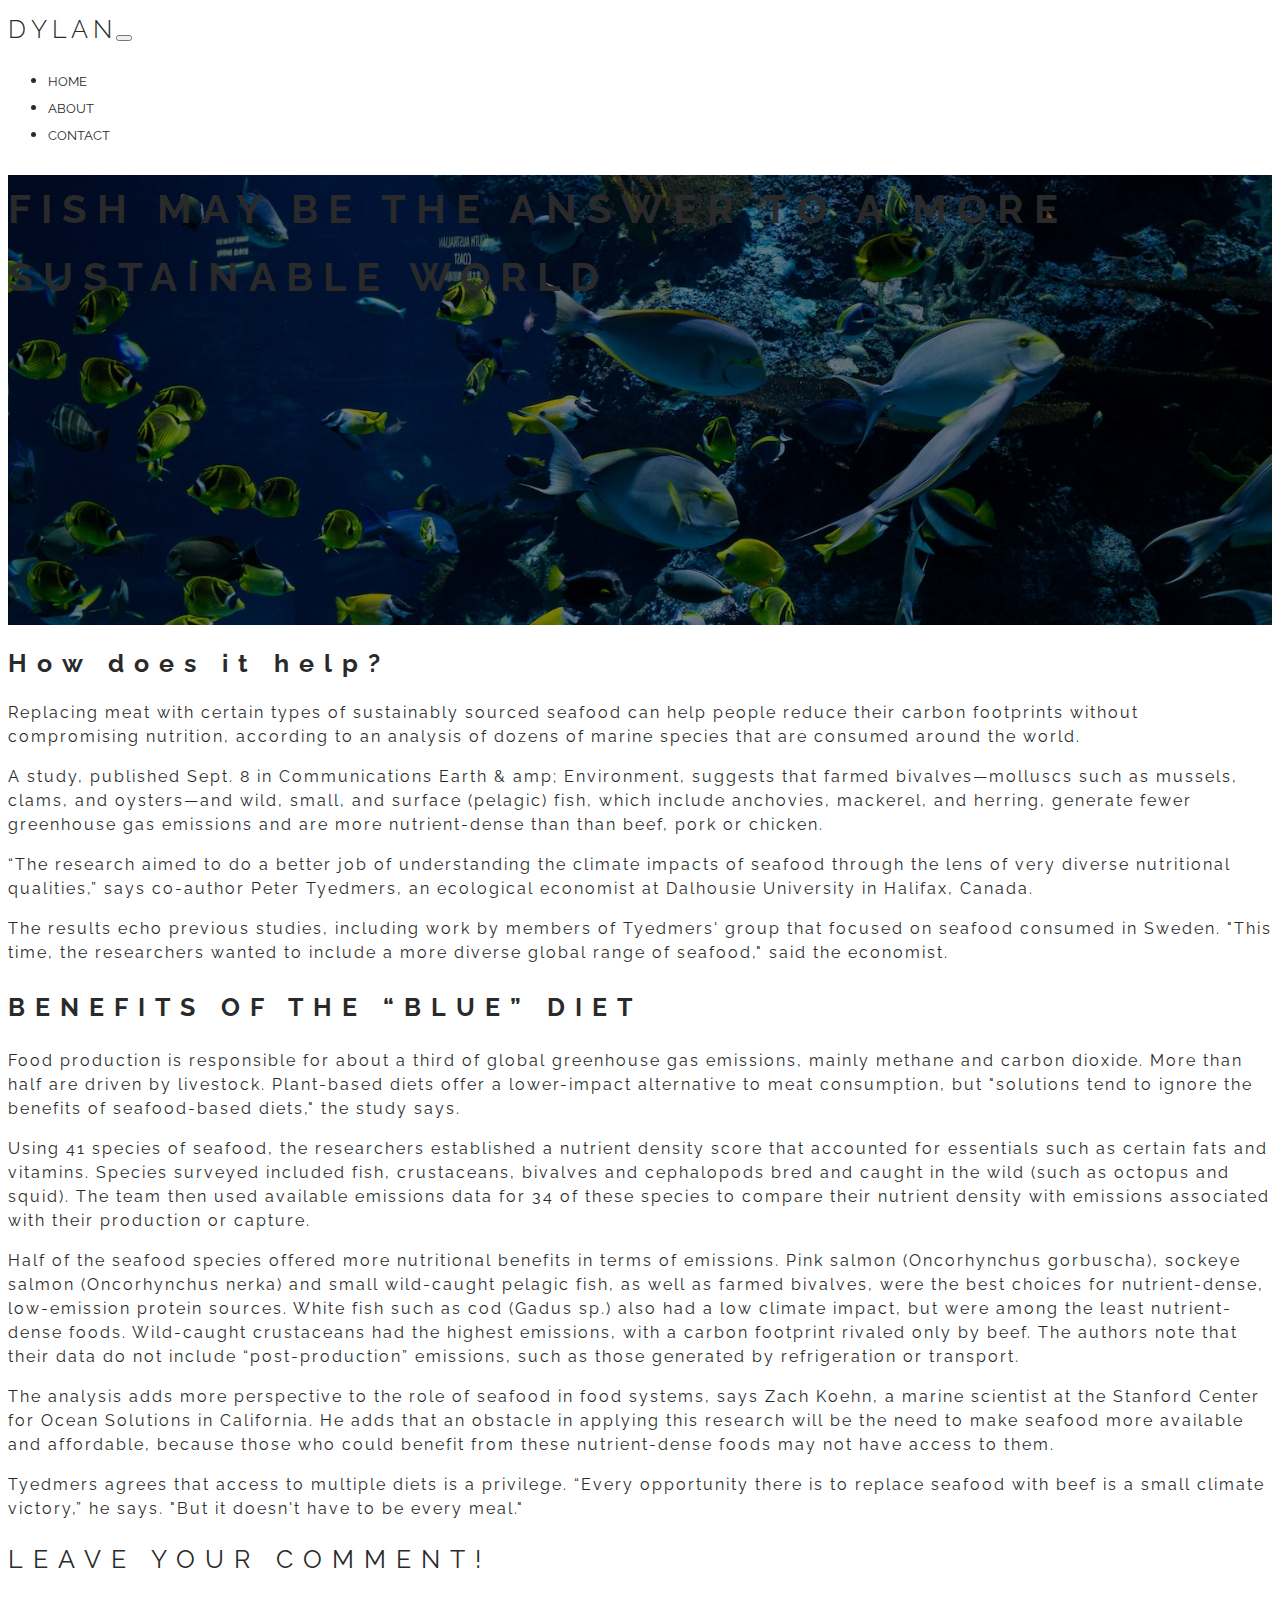
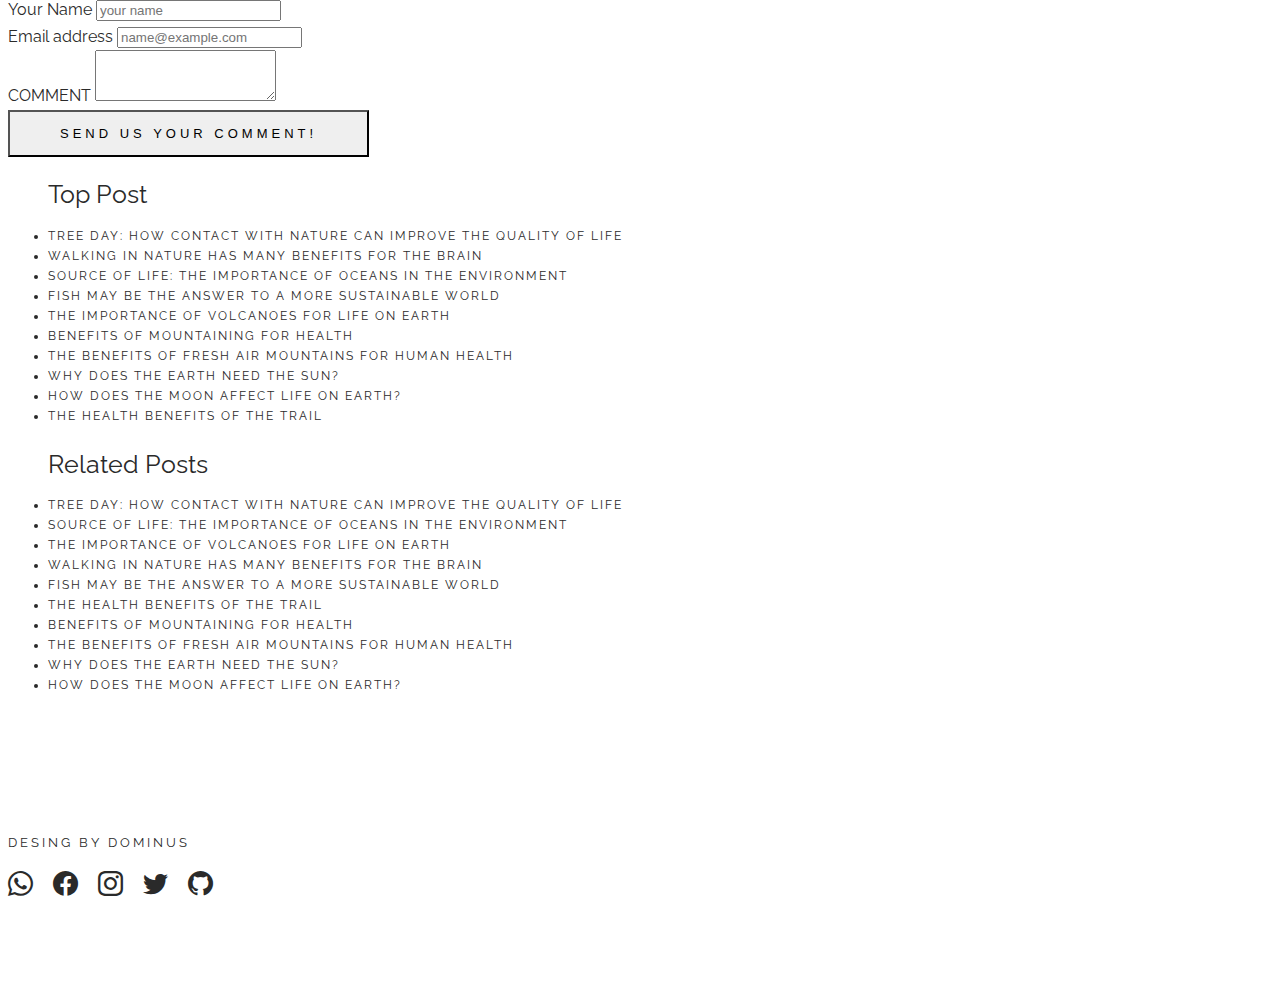
<file: Portifólio/DYLAN BLOG'S/post4.html>
<!DOCTYPE html>
<html lang="en">
  <head>
    <meta charset="utf-8" />
    <meta name="viewport" content="width=device-width, initial-scale=1" />
    <title>DYLAN'S BLOG</title>
    <!-- CSS BOOTSTRAP -->
    <link
      href="https://cdn.jsdelivr.net/npm/bootstrap@5.2.1/dist/css/bootstrap.min.css"
      rel="stylesheet"
      integrity="sha384-iYQeCzEYFbKjA/T2uDLTpkwGzCiq6soy8tYaI1GyVh/UjpbCx/TYkiZhlZB6+fzT"
      crossorigin="anonymous"
    />
    <!-- CSS STYLE -->
    <link rel="stylesheet" href="style.css" />

    <!-- BOOTSTRAP ICONS -->
    <link
      rel="stylesheet"
      href="https://cdn.jsdelivr.net/npm/bootstrap-icons@1.9.1/font/bootstrap-icons.css"
    />
  </head>
  <body>
    <!-- NAVBAR -->
    <header>
      <nav id="about-nav" class="navbar navbar-expand-lg bg-white">
        <div class="container col-10">
          <a class="navbar-brand" href="index.html">D Y L A N</a>
          <button
            class="navbar-toggler"
            type="button"
            data-bs-toggle="collapse"
            data-bs-target="#navbarNav"
            aria-controls="navbarNav"
            aria-expanded="false"
            aria-label="Toggle navigation"
          >
            <span class="navbar-toggler-icon"></span>
          </button>
          <div class="collapse navbar-collapse" id="navbarNav">
            <ul class="navbar-nav ms-auto space-around">
              <li class="nav-item">
                <a class="nav-link" href="index.html">HOME</a>
              </li>
              <li class="nav-item">
                <a class="nav-link" href="about.html">ABOUT</a>
              </li>
              <li class="nav-item">
                <a class="nav-link" href="#footer">CONTACT</a>
              </li>
            </ul>
          </div>
        </div>
      </nav>
    </header>

    <div class="hero-post4 d-flex align-items-center">
      <div class="container">
        <div class="row">
          <div class="col-lg-10">
            <h1 class="h-post display-2 text-white">
              FISH MAY BE THE ANSWER TO A MORE SUSTAINABLE WORLD
            </h1>
          </div>
        </div>
      </div>
    </div>
    <!-- HERO ABOUT CONTENTS -->
    <div class="container col-10 mt-5">
      <div class="row">
        <div class="col-7">
          <h1 class="h-about">How does it help?</h1>
          <p class="p-text">
            Replacing meat with certain types of sustainably sourced seafood can
            help people reduce their carbon footprints without compromising
            nutrition, according to an analysis of dozens of marine species that
            are consumed around the world.
          </p>
          <p class="p-text">
            A study, published Sept. 8 in Communications Earth & amp;
            Environment, suggests that farmed bivalves—molluscs such as mussels,
            clams, and oysters—and wild, small, and surface (pelagic) fish,
            which include anchovies, mackerel, and herring, generate fewer
            greenhouse gas emissions and are more nutrient-dense than than beef,
            pork or chicken.
          </p>
          <p class="p-text">
            “The research aimed to do a better job of understanding the climate
            impacts of seafood through the lens of very diverse nutritional
            qualities,” says co-author Peter Tyedmers, an ecological economist
            at Dalhousie University in Halifax, Canada.
          </p>
          <p class="p-text">
            The results echo previous studies, including work by members of
            Tyedmers' group that focused on seafood consumed in Sweden. "This
            time, the researchers wanted to include a more diverse global range
            of seafood," said the economist.
          </p>
          <h2 class="h-about">BENEFITS OF THE “BLUE” DIET</h2>
          <p class="p-text">
            Food production is responsible for about a third of global
            greenhouse gas emissions, mainly methane and carbon dioxide. More
            than half are driven by livestock. Plant-based diets offer a
            lower-impact alternative to meat consumption, but "solutions tend to
            ignore the benefits of seafood-based diets," the study says.
          </p>
          <p class="p-text">
            Using 41 species of seafood, the researchers established a nutrient
            density score that accounted for essentials such as certain fats and
            vitamins. Species surveyed included fish, crustaceans, bivalves and
            cephalopods bred and caught in the wild (such as octopus and squid).
            The team then used available emissions data for 34 of these species
            to compare their nutrient density with emissions associated with
            their production or capture.
          </p>
          <p class="p-text">
            Half of the seafood species offered more nutritional benefits in
            terms of emissions. Pink salmon (Oncorhynchus gorbuscha), sockeye
            salmon (Oncorhynchus nerka) and small wild-caught pelagic fish, as
            well as farmed bivalves, were the best choices for nutrient-dense,
            low-emission protein sources. White fish such as cod (Gadus sp.)
            also had a low climate impact, but were among the least
            nutrient-dense foods. Wild-caught crustaceans had the highest
            emissions, with a carbon footprint rivaled only by beef. The authors
            note that their data do not include “post-production” emissions,
            such as those generated by refrigeration or transport.
          </p>
          <p class="p-text">
            The analysis adds more perspective to the role of seafood in food
            systems, says Zach Koehn, a marine scientist at the Stanford Center
            for Ocean Solutions in California. He adds that an obstacle in
            applying this research will be the need to make seafood more
            available and affordable, because those who could benefit from these
            nutrient-dense foods may not have access to them.
          </p>
          <p class="p-text">
            Tyedmers agrees that access to multiple diets is a privilege. “Every
            opportunity there is to replace seafood with beef is a small climate
            victory,” he says. "But it doesn't have to be every meal."
          </p>
          <div class="mt-5">
            <h1 class="forms-text h-about">LEAVE YOUR COMMENT!</h1>
            <div class="mb-3">
              <label for="exampleFormControlInput1" class="form-label"
                >Your Name</label
              >
              <input
                type="name"
                class="form-control"
                id="exampleFormControlInput1"
                placeholder="your name"
              />
            </div>
            <div class="mb-3">
              <label for="exampleFormControlInput2" class="form-label"
                >Email address</label
              >
              <input
                type="email"
                class="form-control"
                id="exampleFormControlInput2"
                placeholder="name@example.com"
              />
            </div>
            <div class="mb-3">
              <label for="exampleFormControlTextarea1" class="form-label"
                >COMMENT</label
              >
              <textarea
                class="form-control"
                id="exampleFormControlTextarea1"
                rows="3"
              ></textarea>
            </div>
            <div class="d-grid gap-2">
              <button class="btn btn-outline-primary" type="button">
                SEND US YOUR COMMENT!
              </button>
            </div>
          </div>
        </div>
        <div class="col-4 ms-auto">
          <ul class="list-group list-group-flush">
            <h1>Top Post</h1>
            <li class="list-group-item">
              <a href="post1.html"
                >TREE DAY: HOW CONTACT WITH NATURE CAN IMPROVE THE QUALITY OF
                LIFE</a
              >
            </li>
            <li class="list-group-item">
              <a href="post2.html"
                >WALKING IN NATURE HAS MANY BENEFITS FOR THE BRAIN</a
              >
            </li>
            <li class="list-group-item">
              <a href="post3.html"
                >SOURCE OF LIFE: THE IMPORTANCE OF OCEANS IN THE ENVIRONMENT</a
              >
            </li>
            <li class="list-group-item">
              <a href="post4.html"
                >FISH MAY BE THE ANSWER TO A MORE SUSTAINABLE WORLD</a
              >
            </li>
            <li class="list-group-item">
              <a href="post5.html"
                >THE IMPORTANCE OF VOLCANOES FOR LIFE ON EARTH</a
              >
            </li>
            <li class="list-group-item">
              <a href="post6.html">BENEFITS OF MOUNTAINING FOR HEALTH</a>
            </li>
            <li class="list-group-item">
              <a href="post7.html"
                >THE BENEFITS OF FRESH AIR MOUNTAINS FOR HUMAN HEALTH</a
              >
            </li>
            <li class="list-group-item">
              <a href="post8.html">WHY DOES THE EARTH NEED THE SUN?</a>
            </li>
            <li class="list-group-item">
              <a href="post9.html">HOW DOES THE MOON AFFECT LIFE ON EARTH?</a>
            </li>
            <li class="list-group-item">
              <a href="post10.html">THE HEALTH BENEFITS OF THE TRAIL</a>
            </li>
          </ul>
          <div class="mt-4 ms-auto">
            <ul class="list-group list-group-flush">
              <h1>Related Posts</h1>
              <li class="list-group-item">
                <a href="post1.html"
                  >TREE DAY: HOW CONTACT WITH NATURE CAN IMPROVE THE QUALITY OF
                  LIFE</a
                >
              </li>
              <li class="list-group-item">
                <a href="post3.html"
                  >SOURCE OF LIFE: THE IMPORTANCE OF OCEANS IN THE
                  ENVIRONMENT</a
                >
              </li>
              <li class="list-group-item">
                <a href="post5.html"
                  >THE IMPORTANCE OF VOLCANOES FOR LIFE ON EARTH</a
                >
              </li>
              <li class="list-group-item">
                <a href="post2.html"
                  >WALKING IN NATURE HAS MANY BENEFITS FOR THE BRAIN</a
                >
              </li>
              <li class="list-group-item">
                <a href="post4.html"
                  >FISH MAY BE THE ANSWER TO A MORE SUSTAINABLE WORLD</a
                >
              </li>
              <li class="list-group-item">
                <a href="post10.html">THE HEALTH BENEFITS OF THE TRAIL</a>
              </li>
              <li class="list-group-item">
                <a href="post6.html">BENEFITS OF MOUNTAINING FOR HEALTH</a>
              </li>
              <li class="list-group-item">
                <a href="post7.html"
                  >THE BENEFITS OF FRESH AIR MOUNTAINS FOR HUMAN HEALTH</a
                >
              </li>
              <li class="list-group-item">
                <a href="post8.html">WHY DOES THE EARTH NEED THE SUN?</a>
              </li>
              <li class="list-group-item">
                <a href="post9.html">HOW DOES THE MOON AFFECT LIFE ON EARTH?</a>
              </li>
            </ul>
          </div>
        </div>
      </div>
    </div>

    <!-- FOOTER -->
    <footer id="footer" class="container-fluid bg-dark">
      <div class="container col-10 text-white text-center">
        <div class="">
          <h1>DESING BY DOMINUS</h1>
        </div>
        <div class="mt-3">
          <i class="bi bi-whatsapp"></i>
          <i class="bi bi-facebook"></i>
          <i class="bi bi-instagram"></i>
          <i class="bi bi-twitter"></i>
          <i class="bi bi-github"></i>
        </div>
      </div>
    </footer>
    <!-- JS BOOTSTRAP -->
    <script
      src="https://cdn.jsdelivr.net/npm/bootstrap@5.2.1/dist/js/bootstrap.bundle.min.js"
      integrity="sha384-u1OknCvxWvY5kfmNBILK2hRnQC3Pr17a+RTT6rIHI7NnikvbZlHgTPOOmMi466C8"
      crossorigin="anonymous"
    ></script>
  </body>
</html>
</file>
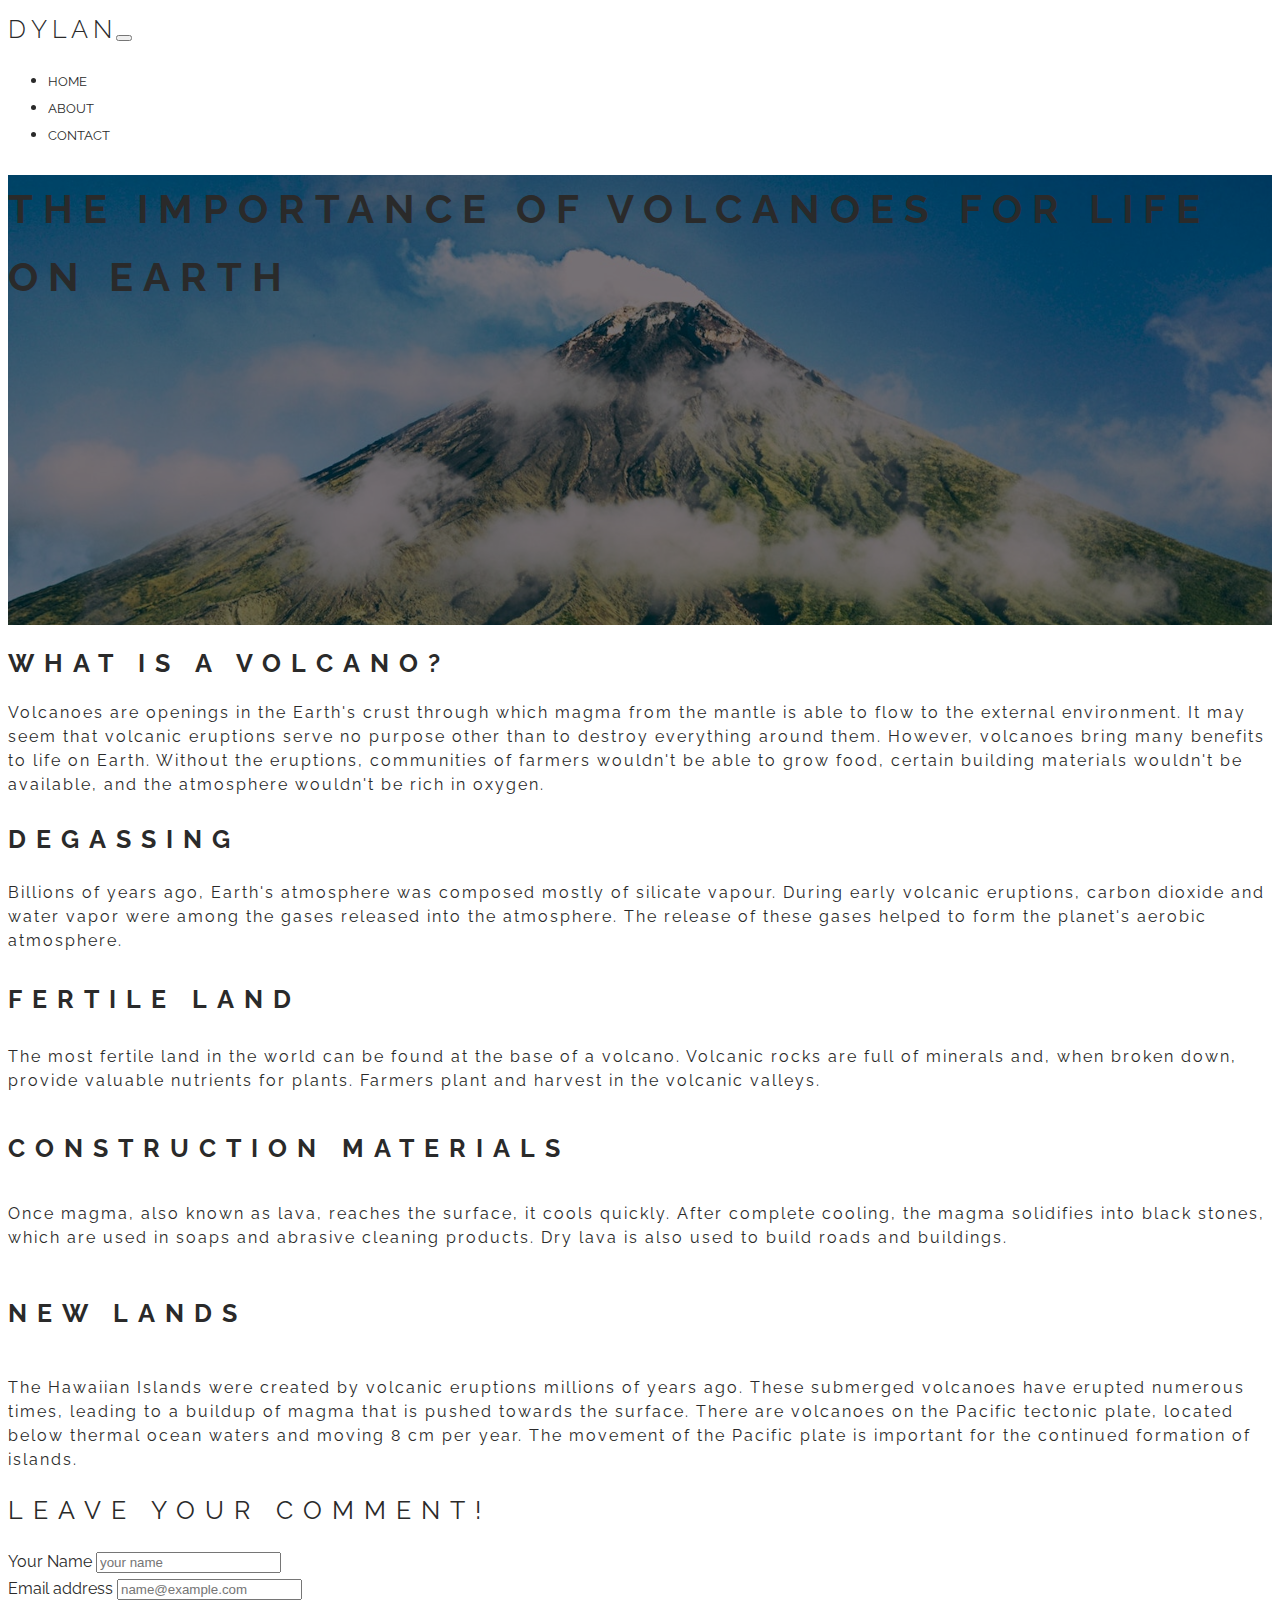
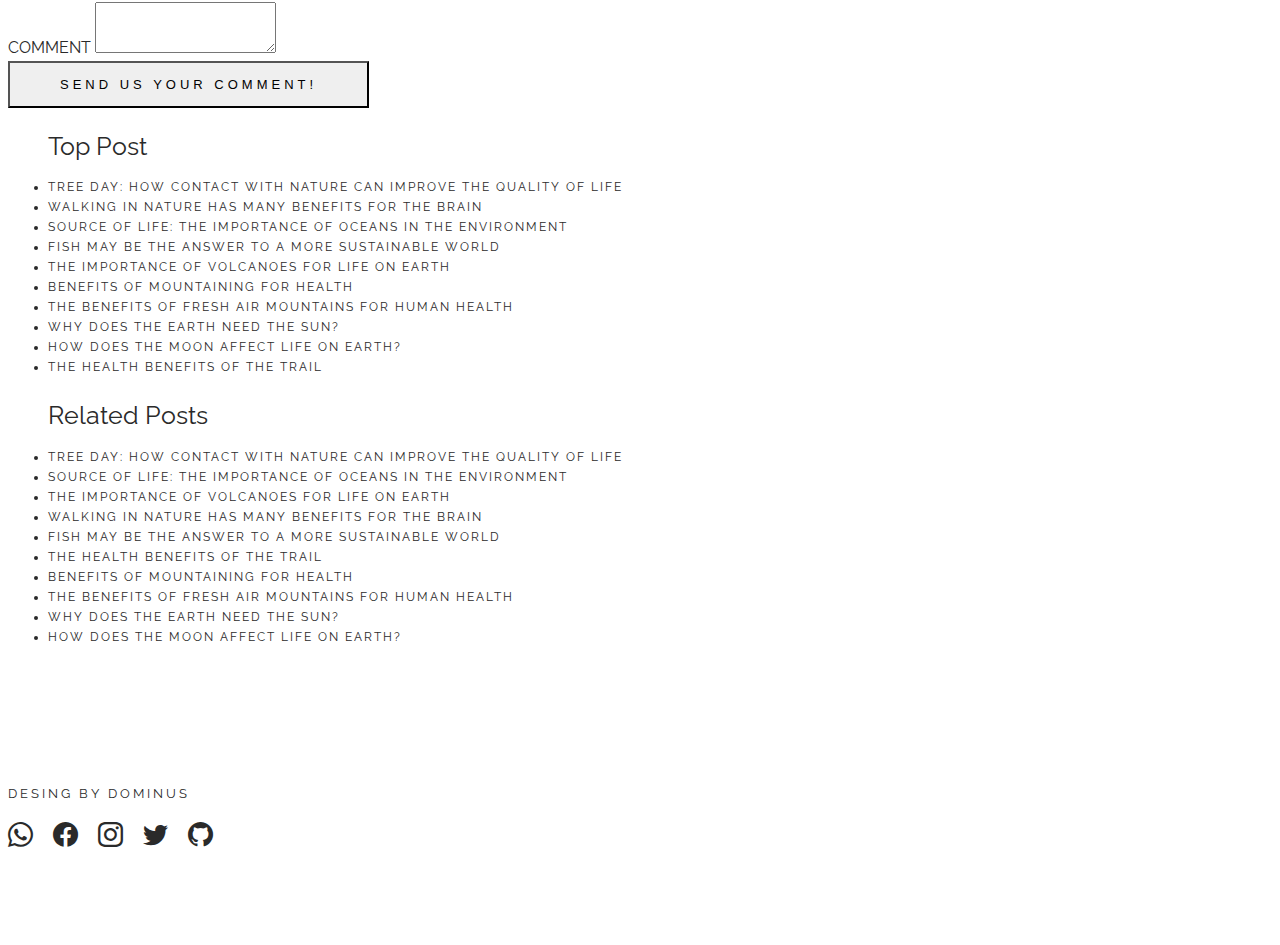
<file: Portifólio/DYLAN BLOG'S/post5.html>
<!DOCTYPE html>
<html lang="en">
  <head>
    <meta charset="utf-8" />
    <meta name="viewport" content="width=device-width, initial-scale=1" />
    <title>DYLAN'S BLOG</title>
    <!-- CSS BOOTSTRAP -->
    <link
      href="https://cdn.jsdelivr.net/npm/bootstrap@5.2.1/dist/css/bootstrap.min.css"
      rel="stylesheet"
      integrity="sha384-iYQeCzEYFbKjA/T2uDLTpkwGzCiq6soy8tYaI1GyVh/UjpbCx/TYkiZhlZB6+fzT"
      crossorigin="anonymous"
    />
    <!-- CSS STYLE -->
    <link rel="stylesheet" href="style.css" />

    <!-- BOOTSTRAP ICONS -->
    <link
      rel="stylesheet"
      href="https://cdn.jsdelivr.net/npm/bootstrap-icons@1.9.1/font/bootstrap-icons.css"
    />
  </head>
  <body>
    <!-- NAVBAR -->
    <header>
      <nav id="about-nav" class="navbar navbar-expand-lg bg-white">
        <div class="container col-10">
          <a class="navbar-brand" href="index.html">D Y L A N</a>
          <button
            class="navbar-toggler"
            type="button"
            data-bs-toggle="collapse"
            data-bs-target="#navbarNav"
            aria-controls="navbarNav"
            aria-expanded="false"
            aria-label="Toggle navigation"
          >
            <span class="navbar-toggler-icon"></span>
          </button>
          <div class="collapse navbar-collapse" id="navbarNav">
            <ul class="navbar-nav ms-auto space-around">
              <li class="nav-item">
                <a class="nav-link" href="index.html">HOME</a>
              </li>
              <li class="nav-item">
                <a class="nav-link" href="about.html">ABOUT</a>
              </li>
              <li class="nav-item">
                <a class="nav-link" href="#footer">CONTACT</a>
              </li>
            </ul>
          </div>
        </div>
      </nav>
    </header>

    <div class="hero-post5 d-flex align-items-center">
      <div class="container">
        <div class="row">
          <div class="col-lg-10">
            <h1 class="h-post display-2 text-white">
              THE IMPORTANCE OF VOLCANOES FOR LIFE ON EARTH
            </h1>
          </div>
        </div>
      </div>
    </div>
    <!-- HERO ABOUT CONTENTS -->
    <div class="container col-10 mt-5">
      <div class="row">
        <div class="col-7">
          <h1 class="h-about">WHAT IS A VOLCANO?</h1>
          <p class="p-text">
            Volcanoes are openings in the Earth's crust through which magma from
            the mantle is able to flow to the external environment. It may seem
            that volcanic eruptions serve no purpose other than to destroy
            everything around them. However, volcanoes bring many benefits to
            life on Earth. Without the eruptions, communities of farmers
            wouldn't be able to grow food, certain building materials wouldn't
            be available, and the atmosphere wouldn't be rich in oxygen.
          </p>
          <h2 class="h-about">DEGASSING</h2>
          <p class="p-text">
            Billions of years ago, Earth's atmosphere was composed mostly of
            silicate vapour. During early volcanic eruptions, carbon dioxide and
            water vapor were among the gases released into the atmosphere. The
            release of these gases helped to form the planet's aerobic
            atmosphere.
          </p>
          <h3 class="h-about">FERTILE LAND</h3>
          <p class="p-text">
            The most fertile land in the world can be found at the base of a
            volcano. Volcanic rocks are full of minerals and, when broken down,
            provide valuable nutrients for plants. Farmers plant and harvest in
            the volcanic valleys.
          </p>
          <h4 class="h-about">CONSTRUCTION MATERIALS</h4>
          <p class="p-text">
            Once magma, also known as lava, reaches the surface, it cools
            quickly. After complete cooling, the magma solidifies into black
            stones, which are used in soaps and abrasive cleaning products. Dry
            lava is also used to build roads and buildings.
          </p>
          <h5 class="h-about">NEW LANDS</h5>
          <p class="p-text">
            The Hawaiian Islands were created by volcanic eruptions millions of
            years ago. These submerged volcanoes have erupted numerous times,
            leading to a buildup of magma that is pushed towards the surface.
            There are volcanoes on the Pacific tectonic plate, located below
            thermal ocean waters and moving 8 cm per year. The movement of the
            Pacific plate is important for the continued formation of islands.
          </p>
          <div class="mt-5">
            <h1 class="forms-text h-about">LEAVE YOUR COMMENT!</h1>
            <div class="mb-3">
              <label for="exampleFormControlInput1" class="form-label"
                >Your Name</label
              >
              <input
                type="name"
                class="form-control"
                id="exampleFormControlInput1"
                placeholder="your name"
              />
            </div>
            <div class="mb-3">
              <label for="exampleFormControlInput2" class="form-label"
                >Email address</label
              >
              <input
                type="email"
                class="form-control"
                id="exampleFormControlInput2"
                placeholder="name@example.com"
              />
            </div>
            <div class="mb-3">
              <label for="exampleFormControlTextarea1" class="form-label"
                >COMMENT</label
              >
              <textarea
                class="form-control"
                id="exampleFormControlTextarea1"
                rows="3"
              ></textarea>
            </div>
            <div class="d-grid gap-2">
              <button class="btn btn-outline-primary" type="button">
                SEND US YOUR COMMENT!
              </button>
            </div>
          </div>
        </div>
        <div class="col-4 ms-auto">
          <ul class="list-group list-group-flush">
            <h1>Top Post</h1>
            <li class="list-group-item">
              <a href="post1.html"
                >TREE DAY: HOW CONTACT WITH NATURE CAN IMPROVE THE QUALITY OF
                LIFE</a
              >
            </li>
            <li class="list-group-item">
              <a href="post2.html"
                >WALKING IN NATURE HAS MANY BENEFITS FOR THE BRAIN</a
              >
            </li>
            <li class="list-group-item">
              <a href="post3.html"
                >SOURCE OF LIFE: THE IMPORTANCE OF OCEANS IN THE ENVIRONMENT</a
              >
            </li>
            <li class="list-group-item">
              <a href="post4.html"
                >FISH MAY BE THE ANSWER TO A MORE SUSTAINABLE WORLD</a
              >
            </li>
            <li class="list-group-item">
              <a href="post5.html"
                >THE IMPORTANCE OF VOLCANOES FOR LIFE ON EARTH</a
              >
            </li>
            <li class="list-group-item">
              <a href="post6.html">BENEFITS OF MOUNTAINING FOR HEALTH</a>
            </li>
            <li class="list-group-item">
              <a href="post7.html"
                >THE BENEFITS OF FRESH AIR MOUNTAINS FOR HUMAN HEALTH</a
              >
            </li>
            <li class="list-group-item">
              <a href="post8.html">WHY DOES THE EARTH NEED THE SUN?</a>
            </li>
            <li class="list-group-item">
              <a href="post9.html">HOW DOES THE MOON AFFECT LIFE ON EARTH?</a>
            </li>
            <li class="list-group-item">
              <a href="post10.html">THE HEALTH BENEFITS OF THE TRAIL</a>
            </li>
          </ul>
          <div class="mt-4 ms-auto">
            <ul class="list-group list-group-flush">
              <h1>Related Posts</h1>
              <li class="list-group-item">
                <a href="post1.html"
                  >TREE DAY: HOW CONTACT WITH NATURE CAN IMPROVE THE QUALITY OF
                  LIFE</a
                >
              </li>
              <li class="list-group-item">
                <a href="post3.html"
                  >SOURCE OF LIFE: THE IMPORTANCE OF OCEANS IN THE
                  ENVIRONMENT</a
                >
              </li>
              <li class="list-group-item">
                <a href="post5.html"
                  >THE IMPORTANCE OF VOLCANOES FOR LIFE ON EARTH</a
                >
              </li>
              <li class="list-group-item">
                <a href="post2.html"
                  >WALKING IN NATURE HAS MANY BENEFITS FOR THE BRAIN</a
                >
              </li>
              <li class="list-group-item">
                <a href="post4.html"
                  >FISH MAY BE THE ANSWER TO A MORE SUSTAINABLE WORLD</a
                >
              </li>
              <li class="list-group-item">
                <a href="post10.html">THE HEALTH BENEFITS OF THE TRAIL</a>
              </li>
              <li class="list-group-item">
                <a href="post6.html">BENEFITS OF MOUNTAINING FOR HEALTH</a>
              </li>
              <li class="list-group-item">
                <a href="post7.html"
                  >THE BENEFITS OF FRESH AIR MOUNTAINS FOR HUMAN HEALTH</a
                >
              </li>
              <li class="list-group-item">
                <a href="post8.html">WHY DOES THE EARTH NEED THE SUN?</a>
              </li>
              <li class="list-group-item">
                <a href="post9.html">HOW DOES THE MOON AFFECT LIFE ON EARTH?</a>
              </li>
            </ul>
          </div>
        </div>
      </div>
    </div>

    <!-- FOOTER -->
    <footer id="footer" class="container-fluid bg-dark">
      <div class="container col-10 text-white text-center">
        <div class="">
          <h1>DESING BY DOMINUS</h1>
        </div>
        <div class="mt-3">
          <i class="bi bi-whatsapp"></i>
          <i class="bi bi-facebook"></i>
          <i class="bi bi-instagram"></i>
          <i class="bi bi-twitter"></i>
          <i class="bi bi-github"></i>
        </div>
      </div>
    </footer>
    <!-- JS BOOTSTRAP -->
    <script
      src="https://cdn.jsdelivr.net/npm/bootstrap@5.2.1/dist/js/bootstrap.bundle.min.js"
      integrity="sha384-u1OknCvxWvY5kfmNBILK2hRnQC3Pr17a+RTT6rIHI7NnikvbZlHgTPOOmMi466C8"
      crossorigin="anonymous"
    ></script>
  </body>
</html>
</file>
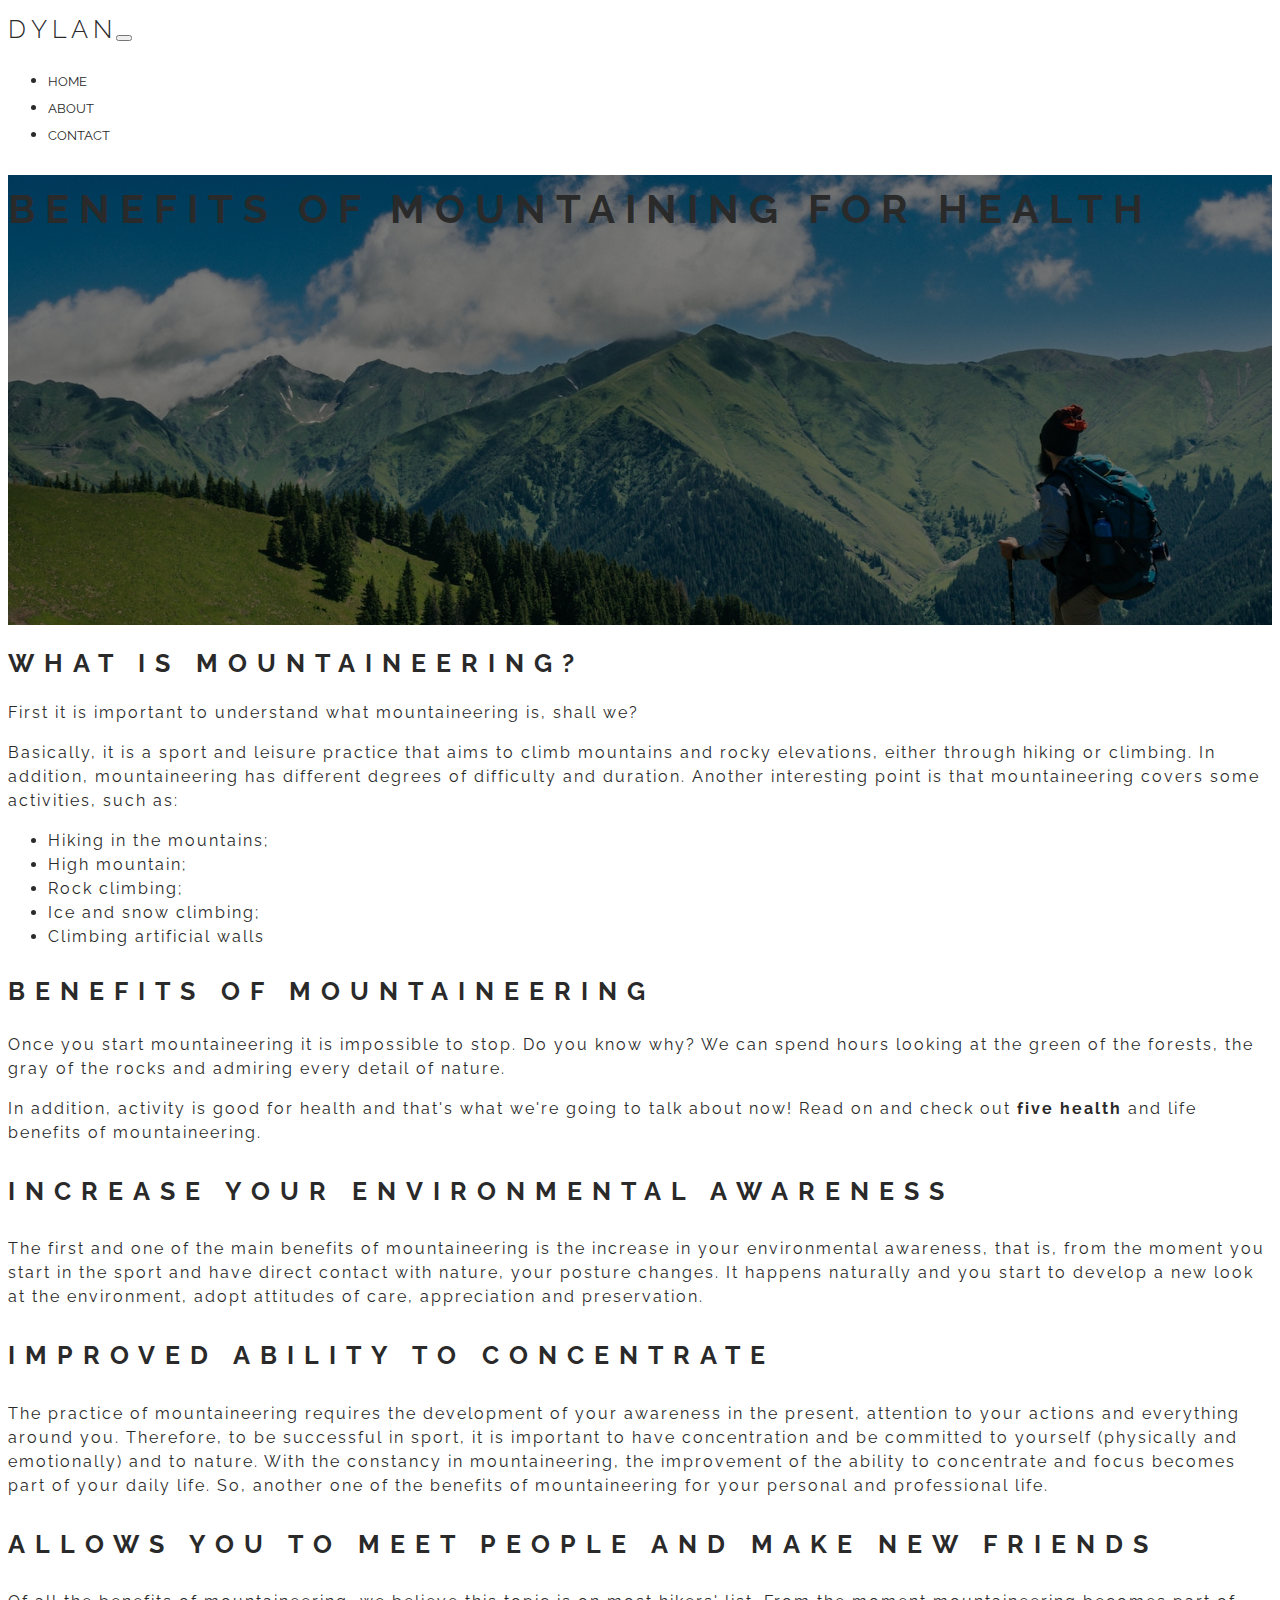
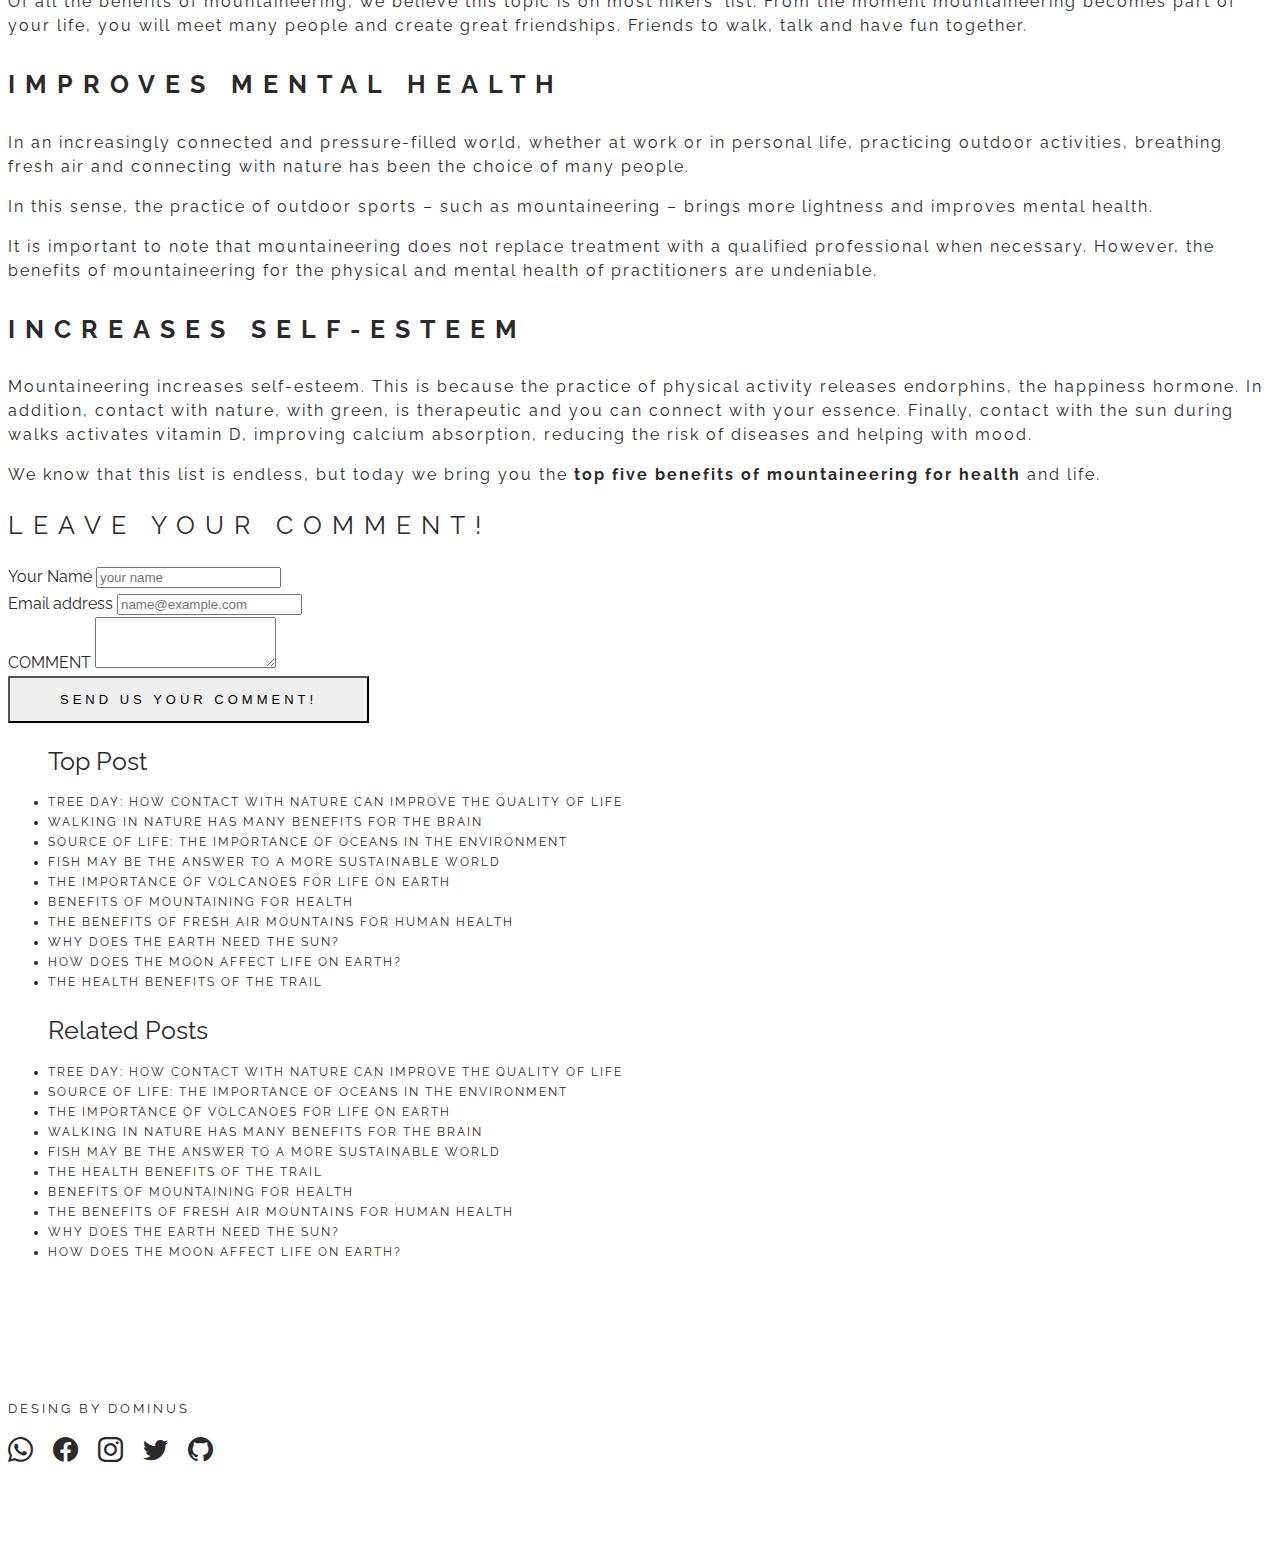
<file: Portifólio/DYLAN BLOG'S/post6.html>
<!DOCTYPE html>
<html lang="en">
  <head>
    <meta charset="utf-8" />
    <meta name="viewport" content="width=device-width, initial-scale=1" />
    <title>DYLAN'S BLOG</title>
    <!-- CSS BOOTSTRAP -->
    <link
      href="https://cdn.jsdelivr.net/npm/bootstrap@5.2.1/dist/css/bootstrap.min.css"
      rel="stylesheet"
      integrity="sha384-iYQeCzEYFbKjA/T2uDLTpkwGzCiq6soy8tYaI1GyVh/UjpbCx/TYkiZhlZB6+fzT"
      crossorigin="anonymous"
    />
    <!-- CSS STYLE -->
    <link rel="stylesheet" href="style.css" />

    <!-- BOOTSTRAP ICONS -->
    <link
      rel="stylesheet"
      href="https://cdn.jsdelivr.net/npm/bootstrap-icons@1.9.1/font/bootstrap-icons.css"
    />
  </head>
  <body>
    <!-- NAVBAR -->
    <header>
      <nav id="about-nav" class="navbar navbar-expand-lg bg-white">
        <div class="container col-10">
          <a class="navbar-brand" href="index.html">D Y L A N</a>
          <button
            class="navbar-toggler"
            type="button"
            data-bs-toggle="collapse"
            data-bs-target="#navbarNav"
            aria-controls="navbarNav"
            aria-expanded="false"
            aria-label="Toggle navigation"
          >
            <span class="navbar-toggler-icon"></span>
          </button>
          <div class="collapse navbar-collapse" id="navbarNav">
            <ul class="navbar-nav ms-auto space-around">
              <li class="nav-item">
                <a class="nav-link" href="index.html">HOME</a>
              </li>
              <li class="nav-item">
                <a class="nav-link" href="about.html">ABOUT</a>
              </li>
              <li class="nav-item">
                <a class="nav-link" href="#footer">CONTACT</a>
              </li>
            </ul>
          </div>
        </div>
      </nav>
    </header>

    <div class="hero-post6 d-flex align-items-center">
      <div class="container">
        <div class="row">
          <div class="col-lg-10">
            <h1 class="h-post display-2 text-white">
              BENEFITS OF MOUNTAINING FOR HEALTH
            </h1>
          </div>
        </div>
      </div>
    </div>
    <!-- HERO ABOUT CONTENTS -->
    <div class="container col-10 mt-5">
      <div class="row">
        <div class="col-7">
          <h1 class="h-about">WHAT IS MOUNTAINEERING?</h1>
          <p class="p-text">
            First it is important to understand what mountaineering is, shall
            we?
          </p>
          <p class="p-text">
            Basically, it is a sport and leisure practice that aims to climb
            mountains and rocky elevations, either through hiking or climbing.
            In addition, mountaineering has different degrees of difficulty and
            duration. Another interesting point is that mountaineering covers
            some activities, such as:
          </p>
          <ul class="li-post6">
            <li class="p-text">Hiking in the mountains;</li>
            <li class="p-text">High mountain;</li>
            <li class="p-text">Rock climbing;</li>
            <li class="p-text">Ice and snow climbing;</li>
            <li class="p-text">Climbing artificial walls</li>
          </ul>
          <h2 class="h-about">BENEFITS OF MOUNTAINEERING</h2>
          <p class="p-text">
            Once you start mountaineering it is impossible to stop. Do you know
            why? We can spend hours looking at the green of the forests, the
            gray of the rocks and admiring every detail of nature.
          </p>
          <p class="p-text">
            In addition, activity is good for health and that's what we're going
            to talk about now! Read on and check out
            <strong>five health</strong> and life benefits of mountaineering.
          </p>
          <h3 class="h-about">INCREASE YOUR ENVIRONMENTAL AWARENESS</h3>
          <p class="p-text">
            The first and one of the main benefits of mountaineering is the
            increase in your environmental awareness, that is, from the moment
            you start in the sport and have direct contact with nature, your
            posture changes. It happens naturally and you start to develop a new
            look at the environment, adopt attitudes of care, appreciation and
            preservation.
          </p>
          <h3 class="h-about">IMPROVED ABILITY TO CONCENTRATE</h3>
          <p class="p-text">
            The practice of mountaineering requires the development of your
            awareness in the present, attention to your actions and everything
            around you. Therefore, to be successful in sport, it is important to
            have concentration and be committed to yourself (physically and
            emotionally) and to nature. With the constancy in mountaineering,
            the improvement of the ability to concentrate and focus becomes part
            of your daily life. So, another one of the benefits of
            mountaineering for your personal and professional life.
          </p>
          <h3 class="h-about">
            ALLOWS YOU TO MEET PEOPLE AND MAKE NEW FRIENDS
          </h3>
          <p class="p-text">
            Of all the benefits of mountaineering, we believe this topic is on
            most hikers' list. From the moment mountaineering becomes part of
            your life, you will meet many people and create great friendships.
            Friends to walk, talk and have fun together.
          </p>
          <h3 class="h-about">IMPROVES MENTAL HEALTH</h3>
          <p class="p-text">
            In an increasingly connected and pressure-filled world, whether at
            work or in personal life, practicing outdoor activities, breathing
            fresh air and connecting with nature has been the choice of many
            people.
          </p>
          <p class="p-text">
            In this sense, the practice of outdoor sports – such as
            mountaineering – brings more lightness and improves mental health.
          </p>
          <p class="p-text">
            It is important to note that mountaineering does not replace
            treatment with a qualified professional when necessary. However, the
            benefits of mountaineering for the physical and mental health of
            practitioners are undeniable.
          </p>

          <h3 class="h-about">INCREASES SELF-ESTEEM</h3>
          <p class="p-text">
            Mountaineering increases self-esteem. This is because the practice
            of physical activity releases endorphins, the happiness hormone. In
            addition, contact with nature, with green, is therapeutic and you
            can connect with your essence. Finally, contact with the sun during
            walks activates vitamin D, improving calcium absorption, reducing
            the risk of diseases and helping with mood.
          </p>
          <p class="p-text">
            We know that this list is endless, but today we bring you the
            <strong>top five benefits of mountaineering for health</strong> and
            life.
          </p>
          <div class="mt-5">
            <h1 class="forms-text h-about">LEAVE YOUR COMMENT!</h1>
            <div class="mb-3">
              <label for="exampleFormControlInput1" class="form-label"
                >Your Name</label
              >
              <input
                type="name"
                class="form-control"
                id="exampleFormControlInput1"
                placeholder="your name"
              />
            </div>
            <div class="mb-3">
              <label for="exampleFormControlInput2" class="form-label"
                >Email address</label
              >
              <input
                type="email"
                class="form-control"
                id="exampleFormControlInput2"
                placeholder="name@example.com"
              />
            </div>
            <div class="mb-3">
              <label for="exampleFormControlTextarea1" class="form-label"
                >COMMENT</label
              >
              <textarea
                class="form-control"
                id="exampleFormControlTextarea1"
                rows="3"
              ></textarea>
            </div>
            <div class="d-grid gap-2">
              <button class="btn btn-outline-primary" type="button">
                SEND US YOUR COMMENT!
              </button>
            </div>
          </div>
        </div>
        <div class="col-4 ms-auto">
          <ul class="list-group list-group-flush">
            <h1>Top Post</h1>
            <li class="list-group-item">
              <a href="post1.html"
                >TREE DAY: HOW CONTACT WITH NATURE CAN IMPROVE THE QUALITY OF
                LIFE</a
              >
            </li>
            <li class="list-group-item">
              <a href="post2.html"
                >WALKING IN NATURE HAS MANY BENEFITS FOR THE BRAIN</a
              >
            </li>
            <li class="list-group-item">
              <a href="post3.html"
                >SOURCE OF LIFE: THE IMPORTANCE OF OCEANS IN THE ENVIRONMENT</a
              >
            </li>
            <li class="list-group-item">
              <a href="post4.html"
                >FISH MAY BE THE ANSWER TO A MORE SUSTAINABLE WORLD</a
              >
            </li>
            <li class="list-group-item">
              <a href="post5.html"
                >THE IMPORTANCE OF VOLCANOES FOR LIFE ON EARTH</a
              >
            </li>
            <li class="list-group-item">
              <a href="post6.html">BENEFITS OF MOUNTAINING FOR HEALTH</a>
            </li>
            <li class="list-group-item">
              <a href="post7.html"
                >THE BENEFITS OF FRESH AIR MOUNTAINS FOR HUMAN HEALTH</a
              >
            </li>
            <li class="list-group-item">
              <a href="post8.html">WHY DOES THE EARTH NEED THE SUN?</a>
            </li>
            <li class="list-group-item">
              <a href="post9.html">HOW DOES THE MOON AFFECT LIFE ON EARTH?</a>
            </li>
            <li class="list-group-item">
              <a href="post10.html">THE HEALTH BENEFITS OF THE TRAIL</a>
            </li>
          </ul>
          <div class="mt-4 ms-auto">
            <ul class="list-group list-group-flush">
              <h1>Related Posts</h1>
              <li class="list-group-item">
                <a href="post1.html"
                  >TREE DAY: HOW CONTACT WITH NATURE CAN IMPROVE THE QUALITY OF
                  LIFE</a
                >
              </li>
              <li class="list-group-item">
                <a href="post3.html"
                  >SOURCE OF LIFE: THE IMPORTANCE OF OCEANS IN THE
                  ENVIRONMENT</a
                >
              </li>
              <li class="list-group-item">
                <a href="post5.html"
                  >THE IMPORTANCE OF VOLCANOES FOR LIFE ON EARTH</a
                >
              </li>
              <li class="list-group-item">
                <a href="post2.html"
                  >WALKING IN NATURE HAS MANY BENEFITS FOR THE BRAIN</a
                >
              </li>
              <li class="list-group-item">
                <a href="post4.html"
                  >FISH MAY BE THE ANSWER TO A MORE SUSTAINABLE WORLD</a
                >
              </li>
              <li class="list-group-item">
                <a href="post10.html">THE HEALTH BENEFITS OF THE TRAIL</a>
              </li>
              <li class="list-group-item">
                <a href="post6.html">BENEFITS OF MOUNTAINING FOR HEALTH</a>
              </li>
              <li class="list-group-item">
                <a href="post7.html"
                  >THE BENEFITS OF FRESH AIR MOUNTAINS FOR HUMAN HEALTH</a
                >
              </li>
              <li class="list-group-item">
                <a href="post8.html">WHY DOES THE EARTH NEED THE SUN?</a>
              </li>
              <li class="list-group-item">
                <a href="post9.html">HOW DOES THE MOON AFFECT LIFE ON EARTH?</a>
              </li>
            </ul>
          </div>
        </div>
      </div>
    </div>

    <!-- FOOTER -->
    <footer id="footer" class="container-fluid bg-dark">
      <div class="container col-10 text-white text-center">
        <div class="">
          <h1>DESING BY DOMINUS</h1>
        </div>
        <div class="mt-3">
          <i class="bi bi-whatsapp"></i>
          <i class="bi bi-facebook"></i>
          <i class="bi bi-instagram"></i>
          <i class="bi bi-twitter"></i>
          <i class="bi bi-github"></i>
        </div>
      </div>
    </footer>
    <!-- JS BOOTSTRAP -->
    <script
      src="https://cdn.jsdelivr.net/npm/bootstrap@5.2.1/dist/js/bootstrap.bundle.min.js"
      integrity="sha384-u1OknCvxWvY5kfmNBILK2hRnQC3Pr17a+RTT6rIHI7NnikvbZlHgTPOOmMi466C8"
      crossorigin="anonymous"
    ></script>
  </body>
</html>
</file>
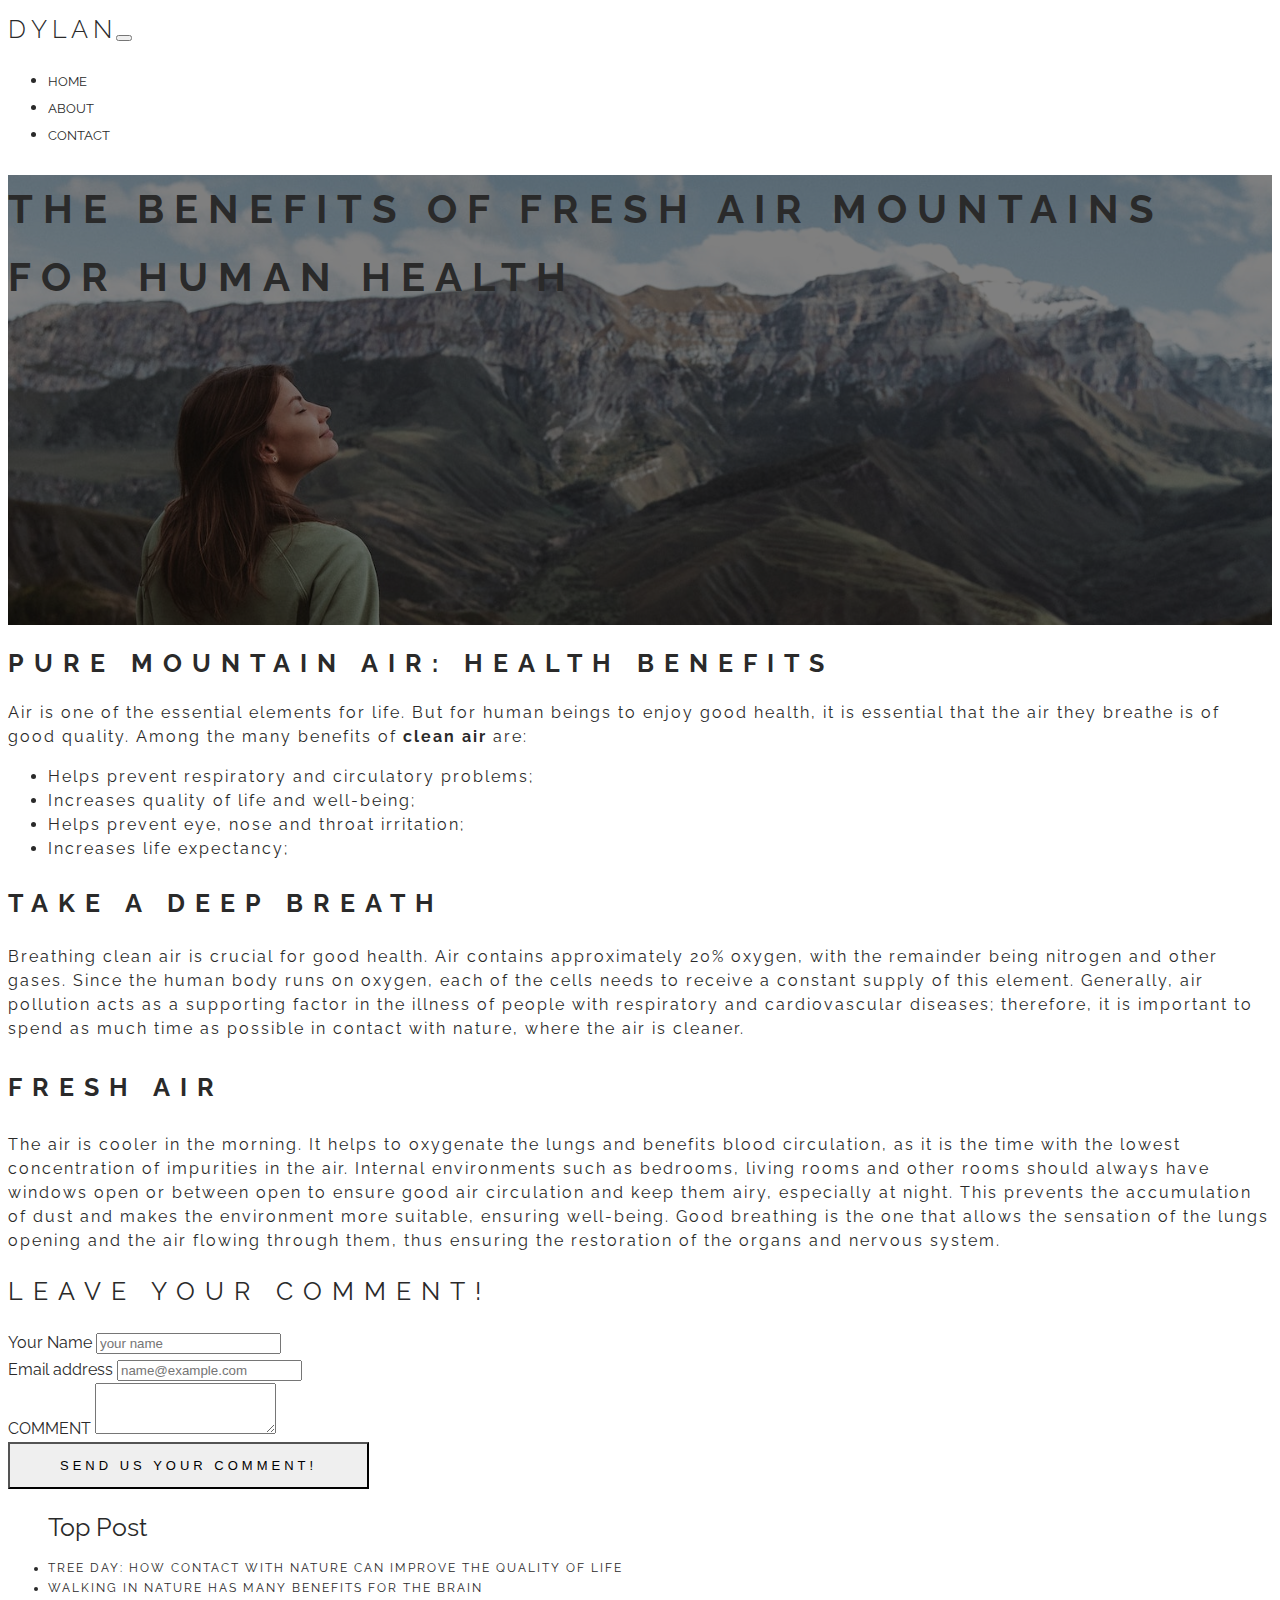
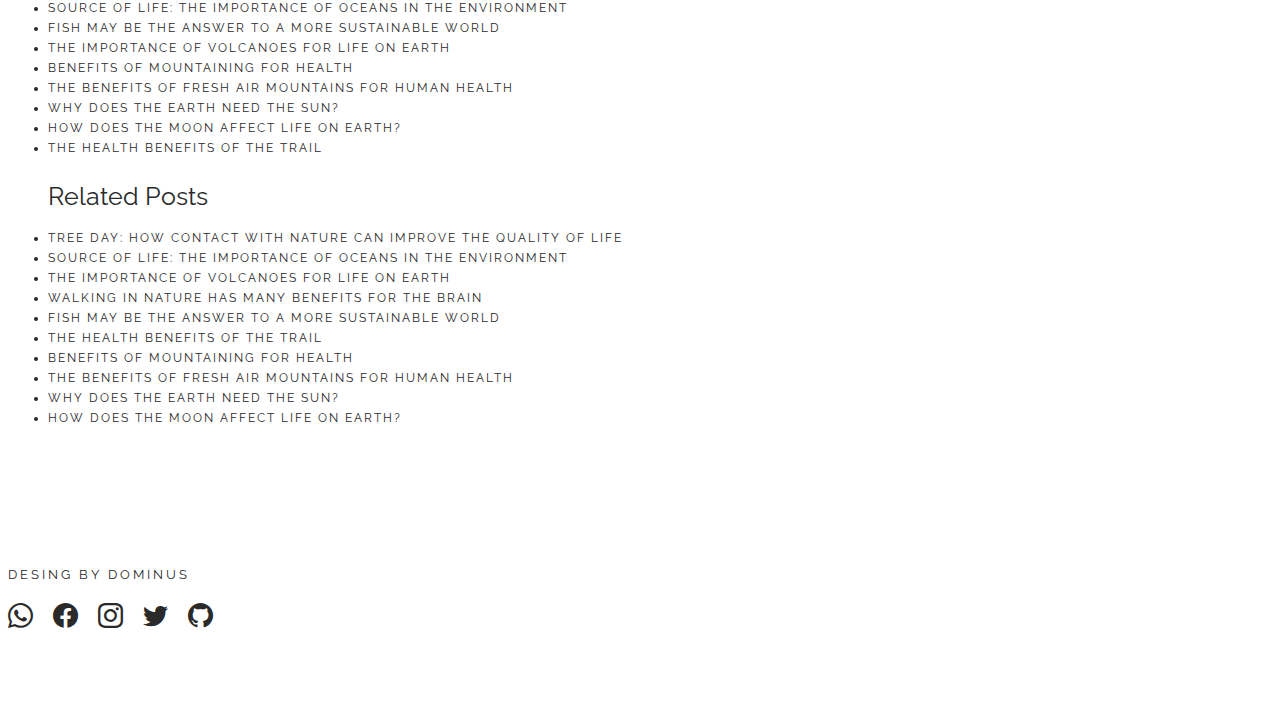
<file: Portifólio/DYLAN BLOG'S/post7.html>
<!DOCTYPE html>
<html lang="en">
  <head>
    <meta charset="utf-8" />
    <meta name="viewport" content="width=device-width, initial-scale=1" />
    <title>DYLAN'S BLOG</title>
    <!-- CSS BOOTSTRAP -->
    <link
      href="https://cdn.jsdelivr.net/npm/bootstrap@5.2.1/dist/css/bootstrap.min.css"
      rel="stylesheet"
      integrity="sha384-iYQeCzEYFbKjA/T2uDLTpkwGzCiq6soy8tYaI1GyVh/UjpbCx/TYkiZhlZB6+fzT"
      crossorigin="anonymous"
    />
    <!-- CSS STYLE -->
    <link rel="stylesheet" href="style.css" />

    <!-- BOOTSTRAP ICONS -->
    <link
      rel="stylesheet"
      href="https://cdn.jsdelivr.net/npm/bootstrap-icons@1.9.1/font/bootstrap-icons.css"
    />
  </head>
  <body>
    <!-- NAVBAR -->
    <header>
      <nav id="about-nav" class="navbar navbar-expand-lg bg-white">
        <div class="container col-10">
          <a class="navbar-brand" href="index.html">D Y L A N</a>
          <button
            class="navbar-toggler"
            type="button"
            data-bs-toggle="collapse"
            data-bs-target="#navbarNav"
            aria-controls="navbarNav"
            aria-expanded="false"
            aria-label="Toggle navigation"
          >
            <span class="navbar-toggler-icon"></span>
          </button>
          <div class="collapse navbar-collapse" id="navbarNav">
            <ul class="navbar-nav ms-auto space-around">
              <li class="nav-item">
                <a class="nav-link" href="index.html">HOME</a>
              </li>
              <li class="nav-item">
                <a class="nav-link" href="about.html">ABOUT</a>
              </li>
              <li class="nav-item">
                <a class="nav-link" href="#footer">CONTACT</a>
              </li>
            </ul>
          </div>
        </div>
      </nav>
    </header>

    <div class="hero-post7 d-flex align-items-center">
      <div class="container">
        <div class="row">
          <div class="col-lg-10">
            <h1 class="h-post display-2 text-white">
              THE BENEFITS OF FRESH AIR MOUNTAINS FOR HUMAN HEALTH
            </h1>
          </div>
        </div>
      </div>
    </div>
    <!-- HERO ABOUT CONTENTS -->
    <div class="container col-10 mt-5">
      <div class="row">
        <div class="col-7">
          <h1 class="h-about">PURE MOUNTAIN AIR: HEALTH BENEFITS</h1>
          <p class="p-text">
            Air is one of the essential elements for life. But for human beings
            to enjoy good health, it is essential that the air they breathe is
            of good quality. Among the many benefits of
            <strong>clean air</strong> are:
          </p>
          <ul class="li-post6">
            <li class="p-text">
              Helps prevent respiratory and circulatory problems;
            </li>
            <li class="p-text">Increases quality of life and well-being;</li>
            <li class="p-text">
              Helps prevent eye, nose and throat irritation;
            </li>
            <li class="p-text">Increases life expectancy;</li>
          </ul>
          <h2 class="h-about">TAKE A DEEP BREATH</h2>
          <p class="p-text">
            Breathing clean air is crucial for good health. Air contains
            approximately 20% oxygen, with the remainder being nitrogen and
            other gases. Since the human body runs on oxygen, each of the cells
            needs to receive a constant supply of this element. Generally, air
            pollution acts as a supporting factor in the illness of people with
            respiratory and cardiovascular diseases; therefore, it is important
            to spend as much time as possible in contact with nature, where the
            air is cleaner.
          </p>
          <h3 class="h-about">FRESH AIR</h3>
          <p class="p-text">
            The air is cooler in the morning. It helps to oxygenate the lungs
            and benefits blood circulation, as it is the time with the lowest
            concentration of impurities in the air. Internal environments such
            as bedrooms, living rooms and other rooms should always have windows
            open or between open to ensure good air circulation and keep them
            airy, especially at night. This prevents the accumulation of dust
            and makes the environment more suitable, ensuring well-being. Good
            breathing is the one that allows the sensation of the lungs opening
            and the air flowing through them, thus ensuring the restoration of
            the organs and nervous system.
          </p>
          <div class="mt-5">
            <h1 class="forms-text h-about">LEAVE YOUR COMMENT!</h1>
            <div class="mb-3">
              <label for="exampleFormControlInput1" class="form-label"
                >Your Name</label
              >
              <input
                type="name"
                class="form-control"
                id="exampleFormControlInput1"
                placeholder="your name"
              />
            </div>
            <div class="mb-3">
              <label for="exampleFormControlInput2" class="form-label"
                >Email address</label
              >
              <input
                type="email"
                class="form-control"
                id="exampleFormControlInput2"
                placeholder="name@example.com"
              />
            </div>
            <div class="mb-3">
              <label for="exampleFormControlTextarea1" class="form-label"
                >COMMENT</label
              >
              <textarea
                class="form-control"
                id="exampleFormControlTextarea1"
                rows="3"
              ></textarea>
            </div>
            <div class="d-grid gap-2">
              <button class="btn btn-outline-primary" type="button">
                SEND US YOUR COMMENT!
              </button>
            </div>
          </div>
        </div>
        <div class="col-4 ms-auto">
          <ul class="list-group list-group-flush">
            <h1>Top Post</h1>
            <li class="list-group-item">
              <a href="post1.html"
                >TREE DAY: HOW CONTACT WITH NATURE CAN IMPROVE THE QUALITY OF
                LIFE</a
              >
            </li>
            <li class="list-group-item">
              <a href="post2.html"
                >WALKING IN NATURE HAS MANY BENEFITS FOR THE BRAIN</a
              >
            </li>
            <li class="list-group-item">
              <a href="post3.html"
                >SOURCE OF LIFE: THE IMPORTANCE OF OCEANS IN THE ENVIRONMENT</a
              >
            </li>
            <li class="list-group-item">
              <a href="post4.html"
                >FISH MAY BE THE ANSWER TO A MORE SUSTAINABLE WORLD</a
              >
            </li>
            <li class="list-group-item">
              <a href="post5.html"
                >THE IMPORTANCE OF VOLCANOES FOR LIFE ON EARTH</a
              >
            </li>
            <li class="list-group-item">
              <a href="post6.html">BENEFITS OF MOUNTAINING FOR HEALTH</a>
            </li>
            <li class="list-group-item">
              <a href="post7.html"
                >THE BENEFITS OF FRESH AIR MOUNTAINS FOR HUMAN HEALTH</a
              >
            </li>
            <li class="list-group-item">
              <a href="post8.html">WHY DOES THE EARTH NEED THE SUN?</a>
            </li>
            <li class="list-group-item">
              <a href="post9.html">HOW DOES THE MOON AFFECT LIFE ON EARTH?</a>
            </li>
            <li class="list-group-item">
              <a href="post10.html">THE HEALTH BENEFITS OF THE TRAIL</a>
            </li>
          </ul>
          <div class="mt-4 ms-auto">
            <ul class="list-group list-group-flush">
              <h1>Related Posts</h1>
              <li class="list-group-item">
                <a href="post1.html"
                  >TREE DAY: HOW CONTACT WITH NATURE CAN IMPROVE THE QUALITY OF
                  LIFE</a
                >
              </li>
              <li class="list-group-item">
                <a href="post3.html"
                  >SOURCE OF LIFE: THE IMPORTANCE OF OCEANS IN THE
                  ENVIRONMENT</a
                >
              </li>
              <li class="list-group-item">
                <a href="post5.html"
                  >THE IMPORTANCE OF VOLCANOES FOR LIFE ON EARTH</a
                >
              </li>
              <li class="list-group-item">
                <a href="post2.html"
                  >WALKING IN NATURE HAS MANY BENEFITS FOR THE BRAIN</a
                >
              </li>
              <li class="list-group-item">
                <a href="post4.html"
                  >FISH MAY BE THE ANSWER TO A MORE SUSTAINABLE WORLD</a
                >
              </li>
              <li class="list-group-item">
                <a href="post10.html">THE HEALTH BENEFITS OF THE TRAIL</a>
              </li>
              <li class="list-group-item">
                <a href="post6.html">BENEFITS OF MOUNTAINING FOR HEALTH</a>
              </li>
              <li class="list-group-item">
                <a href="post7.html"
                  >THE BENEFITS OF FRESH AIR MOUNTAINS FOR HUMAN HEALTH</a
                >
              </li>
              <li class="list-group-item">
                <a href="post8.html">WHY DOES THE EARTH NEED THE SUN?</a>
              </li>
              <li class="list-group-item">
                <a href="post9.html">HOW DOES THE MOON AFFECT LIFE ON EARTH?</a>
              </li>
            </ul>
          </div>
        </div>
      </div>
    </div>

    <!-- FOOTER -->
    <footer id="footer" class="container-fluid bg-dark">
      <div class="container col-10 text-white text-center">
        <div class="">
          <h1>DESING BY DOMINUS</h1>
        </div>
        <div class="mt-3">
          <i class="bi bi-whatsapp"></i>
          <i class="bi bi-facebook"></i>
          <i class="bi bi-instagram"></i>
          <i class="bi bi-twitter"></i>
          <i class="bi bi-github"></i>
        </div>
      </div>
    </footer>
    <!-- JS BOOTSTRAP -->
    <script
      src="https://cdn.jsdelivr.net/npm/bootstrap@5.2.1/dist/js/bootstrap.bundle.min.js"
      integrity="sha384-u1OknCvxWvY5kfmNBILK2hRnQC3Pr17a+RTT6rIHI7NnikvbZlHgTPOOmMi466C8"
      crossorigin="anonymous"
    ></script>
  </body>
</html>
</file>
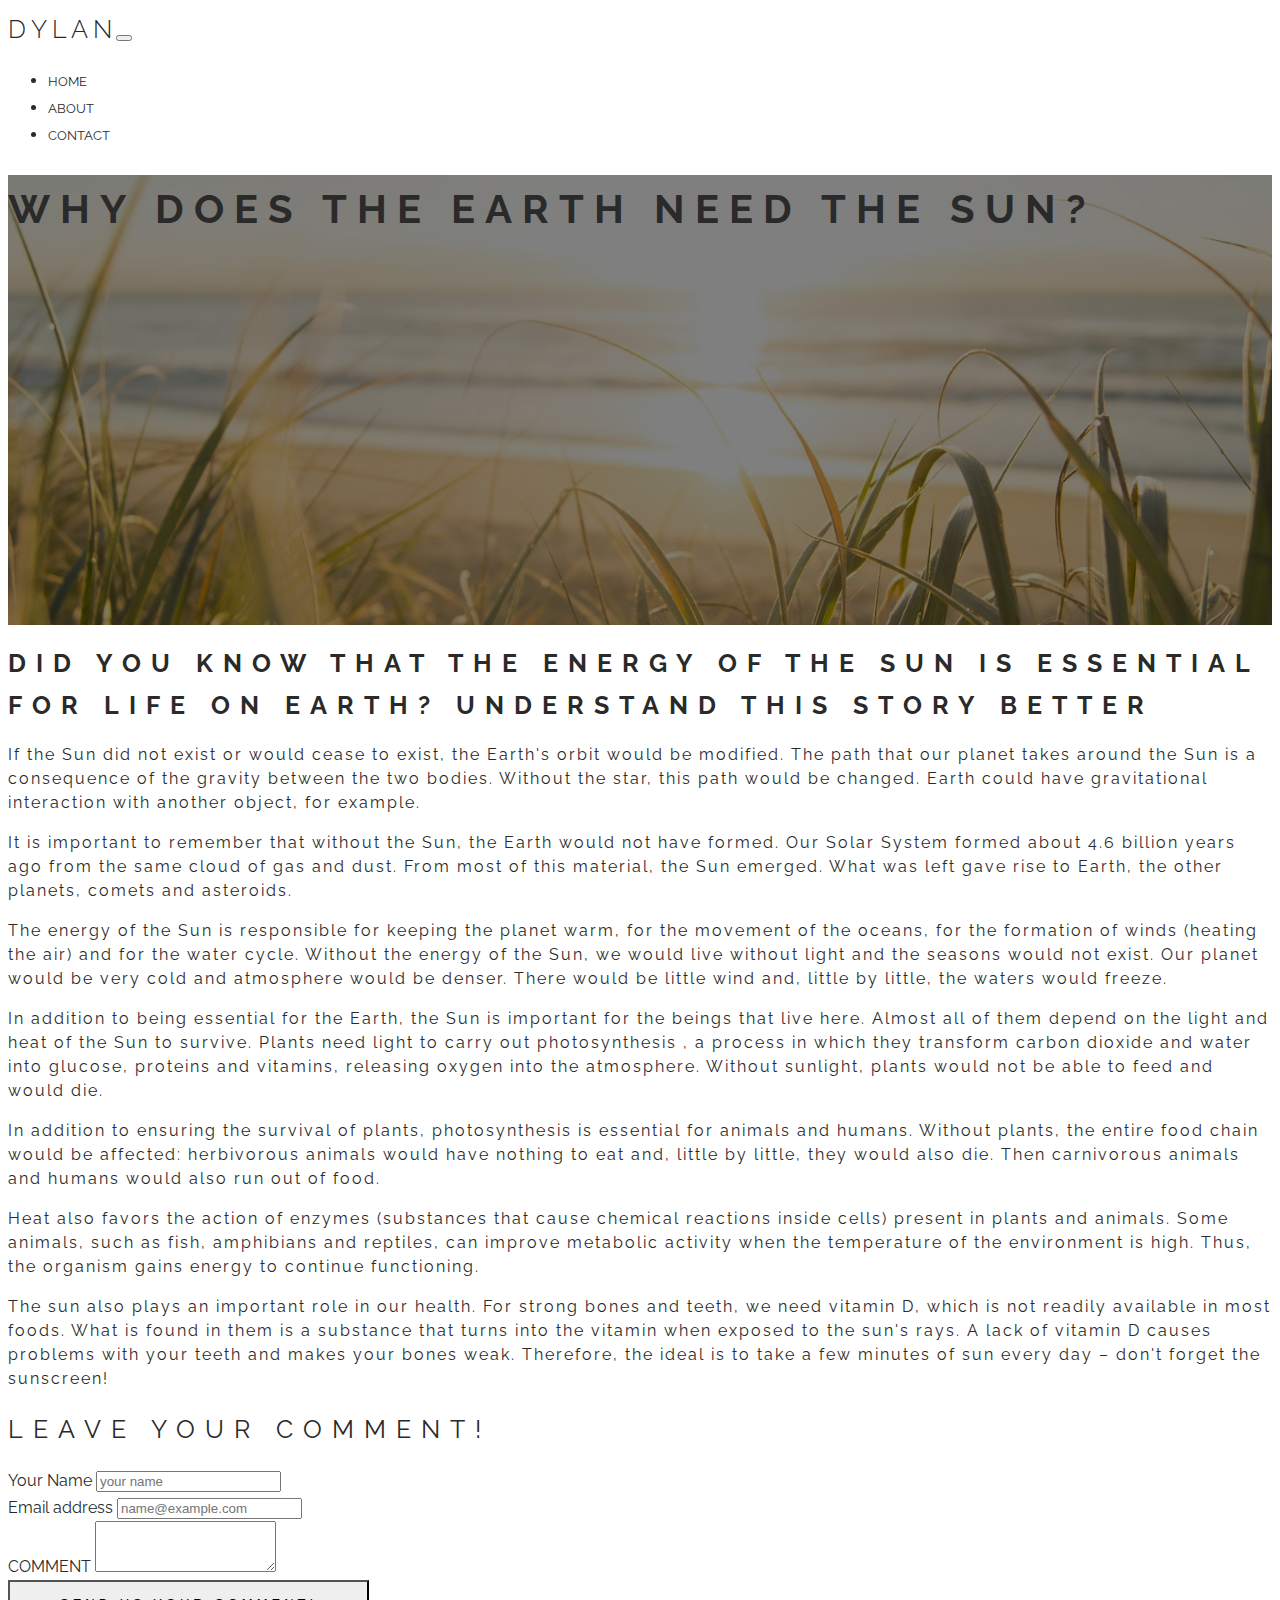
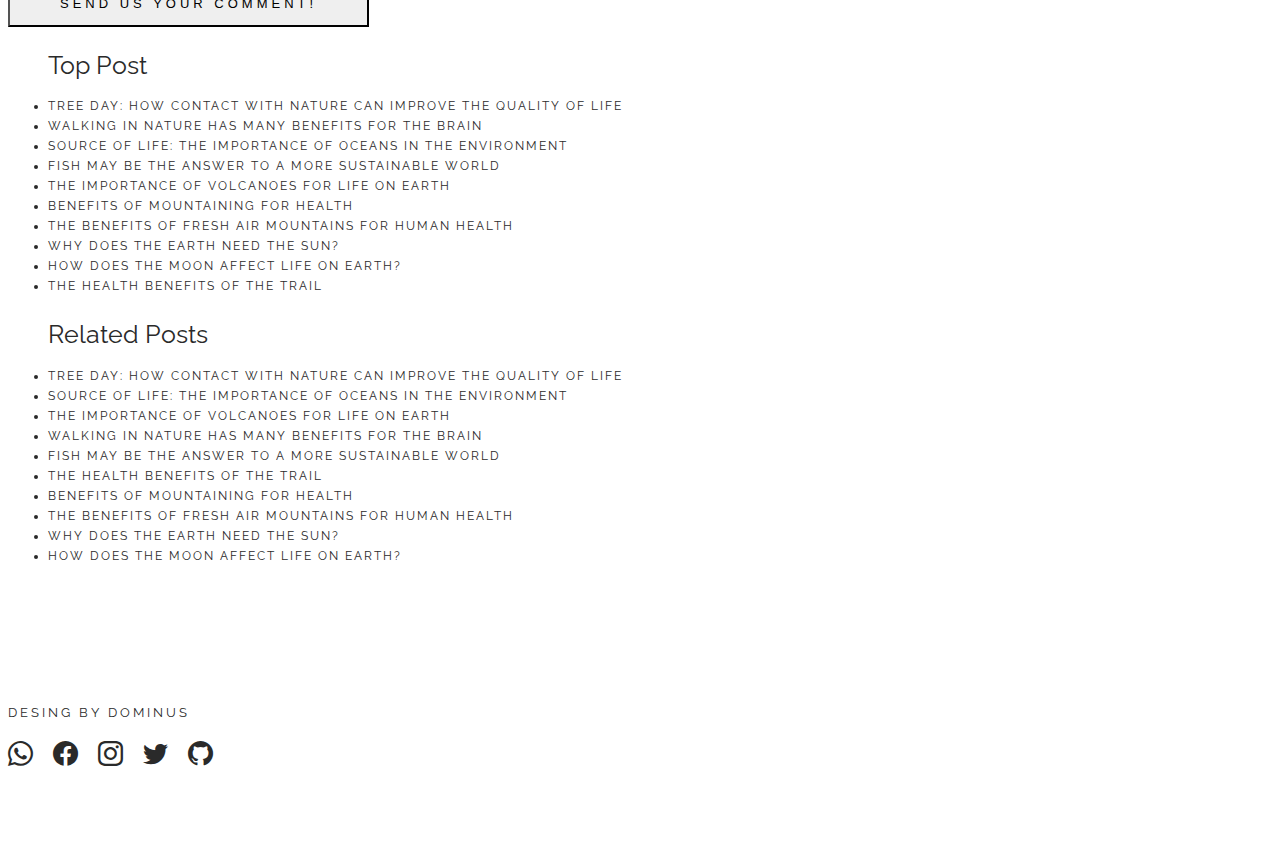
<file: Portifólio/DYLAN BLOG'S/post8.html>
<!DOCTYPE html>
<html lang="en">
  <head>
    <meta charset="utf-8" />
    <meta name="viewport" content="width=device-width, initial-scale=1" />
    <title>DYLAN'S BLOG</title>
    <!-- CSS BOOTSTRAP -->
    <link
      href="https://cdn.jsdelivr.net/npm/bootstrap@5.2.1/dist/css/bootstrap.min.css"
      rel="stylesheet"
      integrity="sha384-iYQeCzEYFbKjA/T2uDLTpkwGzCiq6soy8tYaI1GyVh/UjpbCx/TYkiZhlZB6+fzT"
      crossorigin="anonymous"
    />
    <!-- CSS STYLE -->
    <link rel="stylesheet" href="style.css" />

    <!-- BOOTSTRAP ICONS -->
    <link
      rel="stylesheet"
      href="https://cdn.jsdelivr.net/npm/bootstrap-icons@1.9.1/font/bootstrap-icons.css"
    />
  </head>
  <body>
    <!-- NAVBAR -->
    <header>
      <nav id="about-nav" class="navbar navbar-expand-lg bg-white">
        <div class="container col-10">
          <a class="navbar-brand" href="index.html">D Y L A N</a>
          <button
            class="navbar-toggler"
            type="button"
            data-bs-toggle="collapse"
            data-bs-target="#navbarNav"
            aria-controls="navbarNav"
            aria-expanded="false"
            aria-label="Toggle navigation"
          >
            <span class="navbar-toggler-icon"></span>
          </button>
          <div class="collapse navbar-collapse" id="navbarNav">
            <ul class="navbar-nav ms-auto space-around">
              <li class="nav-item">
                <a class="nav-link" href="index.html">HOME</a>
              </li>
              <li class="nav-item">
                <a class="nav-link" href="about.html">ABOUT</a>
              </li>
              <li class="nav-item">
                <a class="nav-link" href="#footer">CONTACT</a>
              </li>
            </ul>
          </div>
        </div>
      </nav>
    </header>

    <div class="hero-post8 d-flex align-items-center">
      <div class="container">
        <div class="row">
          <div class="col-lg-10">
            <h1 class="h-post display-2 text-white">
              WHY DOES THE EARTH NEED THE SUN?
            </h1>
          </div>
        </div>
      </div>
    </div>
    <!-- HERO ABOUT CONTENTS -->
    <div class="container col-10 mt-5">
      <div class="row">
        <div class="col-7">
          <h1 class="h-about">
            DID YOU KNOW THAT THE ENERGY OF THE SUN IS ESSENTIAL FOR LIFE ON
            EARTH? UNDERSTAND THIS STORY BETTER
          </h1>
          <p class="p-text">
            If the Sun did not exist or would cease to exist, the Earth's orbit
            would be modified. The path that our planet takes around the Sun is
            a consequence of the gravity between the two bodies. Without the
            star, this path would be changed. Earth could have gravitational
            interaction with another object, for example.
          </p>
          <p class="p-text">
            It is important to remember that without the Sun, the Earth would
            not have formed. Our Solar System formed about 4.6 billion years ago
            from the same cloud of gas and dust. From most of this material, the
            Sun emerged. What was left gave rise to Earth, the other planets,
            comets and asteroids.
          </p>
          <p class="p-text">
            The energy of the Sun is responsible for keeping the planet warm,
            for the movement of the oceans, for the formation of winds (heating
            the air) and for the water cycle. Without the energy of the Sun, we
            would live without light and the seasons would not exist. Our planet
            would be very cold and atmosphere would be denser. There would be
            little wind and, little by little, the waters would freeze.
          </p>
          <p class="p-text">
            In addition to being essential for the Earth, the Sun is important
            for the beings that live here. Almost all of them depend on the
            light and heat of the Sun to survive. Plants need light to carry out
            photosynthesis , a process in which they transform carbon dioxide
            and water into glucose, proteins and vitamins, releasing oxygen into
            the atmosphere. Without sunlight, plants would not be able to feed
            and would die.
          </p>
          <p class="p-text">
            In addition to ensuring the survival of plants, photosynthesis is
            essential for animals and humans. Without plants, the entire food
            chain would be affected: herbivorous animals would have nothing to
            eat and, little by little, they would also die. Then carnivorous
            animals and humans would also run out of food.
          </p>
          <p class="p-text">
            Heat also favors the action of enzymes (substances that cause
            chemical reactions inside cells) present in plants and animals. Some
            animals, such as fish, amphibians and reptiles, can improve
            metabolic activity when the temperature of the environment is high.
            Thus, the organism gains energy to continue functioning.
          </p>
          <p class="p-text">
            The sun also plays an important role in our health. For strong bones
            and teeth, we need vitamin D, which is not readily available in most
            foods. What is found in them is a substance that turns into the
            vitamin when exposed to the sun's rays. A lack of vitamin D causes
            problems with your teeth and makes your bones weak. Therefore, the
            ideal is to take a few minutes of sun every day – don't forget the
            sunscreen!
          </p>
          <div class="mt-5">
            <h1 class="forms-text h-about">LEAVE YOUR COMMENT!</h1>
            <div class="mb-3">
              <label for="exampleFormControlInput1" class="form-label"
                >Your Name</label
              >
              <input
                type="name"
                class="form-control"
                id="exampleFormControlInput1"
                placeholder="your name"
              />
            </div>
            <div class="mb-3">
              <label for="exampleFormControlInput2" class="form-label"
                >Email address</label
              >
              <input
                type="email"
                class="form-control"
                id="exampleFormControlInput2"
                placeholder="name@example.com"
              />
            </div>
            <div class="mb-3">
              <label for="exampleFormControlTextarea1" class="form-label"
                >COMMENT</label
              >
              <textarea
                class="form-control"
                id="exampleFormControlTextarea1"
                rows="3"
              ></textarea>
            </div>
            <div class="d-grid gap-2">
              <button class="btn btn-outline-primary" type="button">
                SEND US YOUR COMMENT!
              </button>
            </div>
          </div>
        </div>
        <div class="col-4 ms-auto">
          <ul class="list-group list-group-flush">
            <h1>Top Post</h1>
            <li class="list-group-item">
              <a href="post1.html"
                >TREE DAY: HOW CONTACT WITH NATURE CAN IMPROVE THE QUALITY OF
                LIFE</a
              >
            </li>
            <li class="list-group-item">
              <a href="post2.html"
                >WALKING IN NATURE HAS MANY BENEFITS FOR THE BRAIN</a
              >
            </li>
            <li class="list-group-item">
              <a href="post3.html"
                >SOURCE OF LIFE: THE IMPORTANCE OF OCEANS IN THE ENVIRONMENT</a
              >
            </li>
            <li class="list-group-item">
              <a href="post4.html"
                >FISH MAY BE THE ANSWER TO A MORE SUSTAINABLE WORLD</a
              >
            </li>
            <li class="list-group-item">
              <a href="post5.html"
                >THE IMPORTANCE OF VOLCANOES FOR LIFE ON EARTH</a
              >
            </li>
            <li class="list-group-item">
              <a href="post6.html">BENEFITS OF MOUNTAINING FOR HEALTH</a>
            </li>
            <li class="list-group-item">
              <a href="post7.html"
                >THE BENEFITS OF FRESH AIR MOUNTAINS FOR HUMAN HEALTH</a
              >
            </li>
            <li class="list-group-item">
              <a href="post8.html">WHY DOES THE EARTH NEED THE SUN?</a>
            </li>
            <li class="list-group-item">
              <a href="post9.html">HOW DOES THE MOON AFFECT LIFE ON EARTH?</a>
            </li>
            <li class="list-group-item">
              <a href="post10.html">THE HEALTH BENEFITS OF THE TRAIL</a>
            </li>
          </ul>
          <div class="mt-4 ms-auto">
            <ul class="list-group list-group-flush">
              <h1>Related Posts</h1>
              <li class="list-group-item">
                <a href="post1.html"
                  >TREE DAY: HOW CONTACT WITH NATURE CAN IMPROVE THE QUALITY OF
                  LIFE</a
                >
              </li>
              <li class="list-group-item">
                <a href="post3.html"
                  >SOURCE OF LIFE: THE IMPORTANCE OF OCEANS IN THE
                  ENVIRONMENT</a
                >
              </li>
              <li class="list-group-item">
                <a href="post5.html"
                  >THE IMPORTANCE OF VOLCANOES FOR LIFE ON EARTH</a
                >
              </li>
              <li class="list-group-item">
                <a href="post2.html"
                  >WALKING IN NATURE HAS MANY BENEFITS FOR THE BRAIN</a
                >
              </li>
              <li class="list-group-item">
                <a href="post4.html"
                  >FISH MAY BE THE ANSWER TO A MORE SUSTAINABLE WORLD</a
                >
              </li>
              <li class="list-group-item">
                <a href="post10.html">THE HEALTH BENEFITS OF THE TRAIL</a>
              </li>
              <li class="list-group-item">
                <a href="post6.html">BENEFITS OF MOUNTAINING FOR HEALTH</a>
              </li>
              <li class="list-group-item">
                <a href="post7.html"
                  >THE BENEFITS OF FRESH AIR MOUNTAINS FOR HUMAN HEALTH</a
                >
              </li>
              <li class="list-group-item">
                <a href="post8.html">WHY DOES THE EARTH NEED THE SUN?</a>
              </li>
              <li class="list-group-item">
                <a href="post9.html">HOW DOES THE MOON AFFECT LIFE ON EARTH?</a>
              </li>
            </ul>
          </div>
        </div>
      </div>
    </div>

    <!-- FOOTER -->
    <footer id="footer" class="container-fluid bg-dark">
      <div class="container col-10 text-white text-center">
        <div class="">
          <h1>DESING BY DOMINUS</h1>
        </div>
        <div class="mt-3">
          <i class="bi bi-whatsapp"></i>
          <i class="bi bi-facebook"></i>
          <i class="bi bi-instagram"></i>
          <i class="bi bi-twitter"></i>
          <i class="bi bi-github"></i>
        </div>
      </div>
    </footer>
    <!-- JS BOOTSTRAP -->
    <script
      src="https://cdn.jsdelivr.net/npm/bootstrap@5.2.1/dist/js/bootstrap.bundle.min.js"
      integrity="sha384-u1OknCvxWvY5kfmNBILK2hRnQC3Pr17a+RTT6rIHI7NnikvbZlHgTPOOmMi466C8"
      crossorigin="anonymous"
    ></script>
  </body>
</html>
</file>
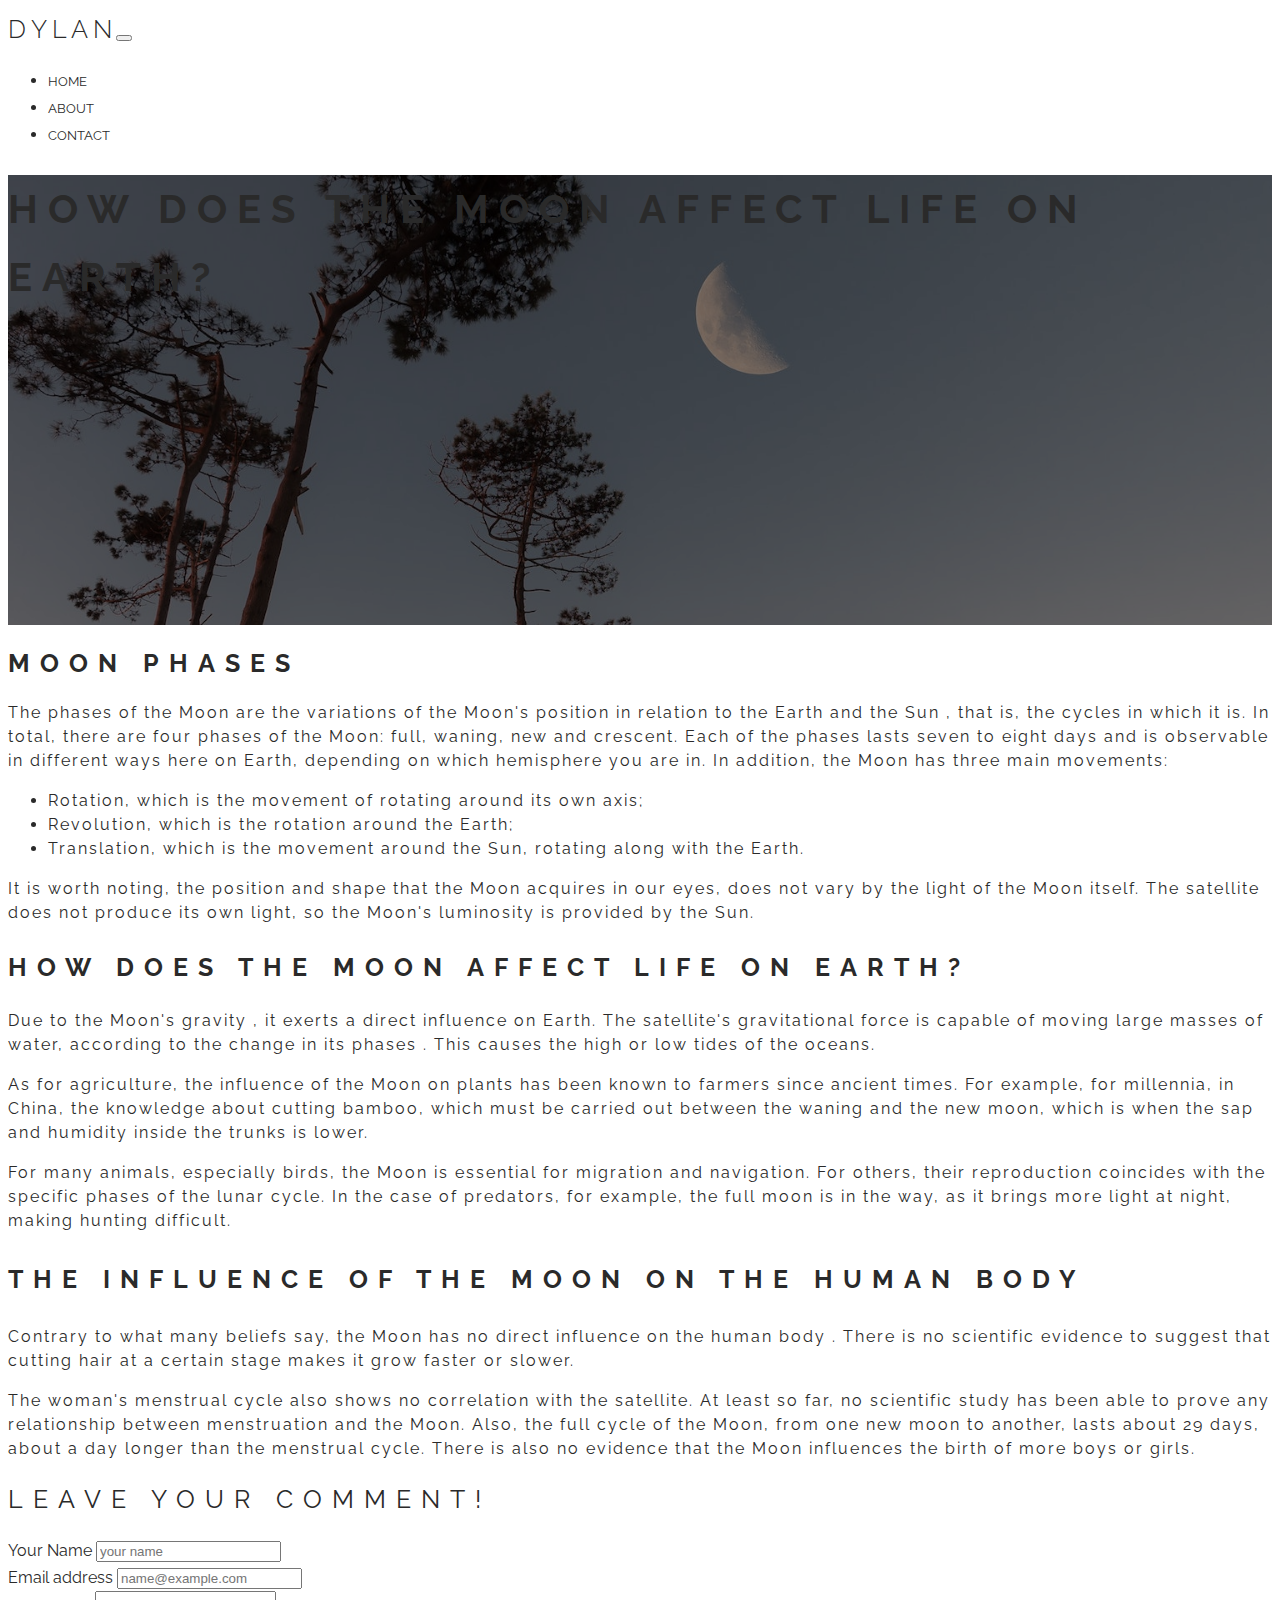
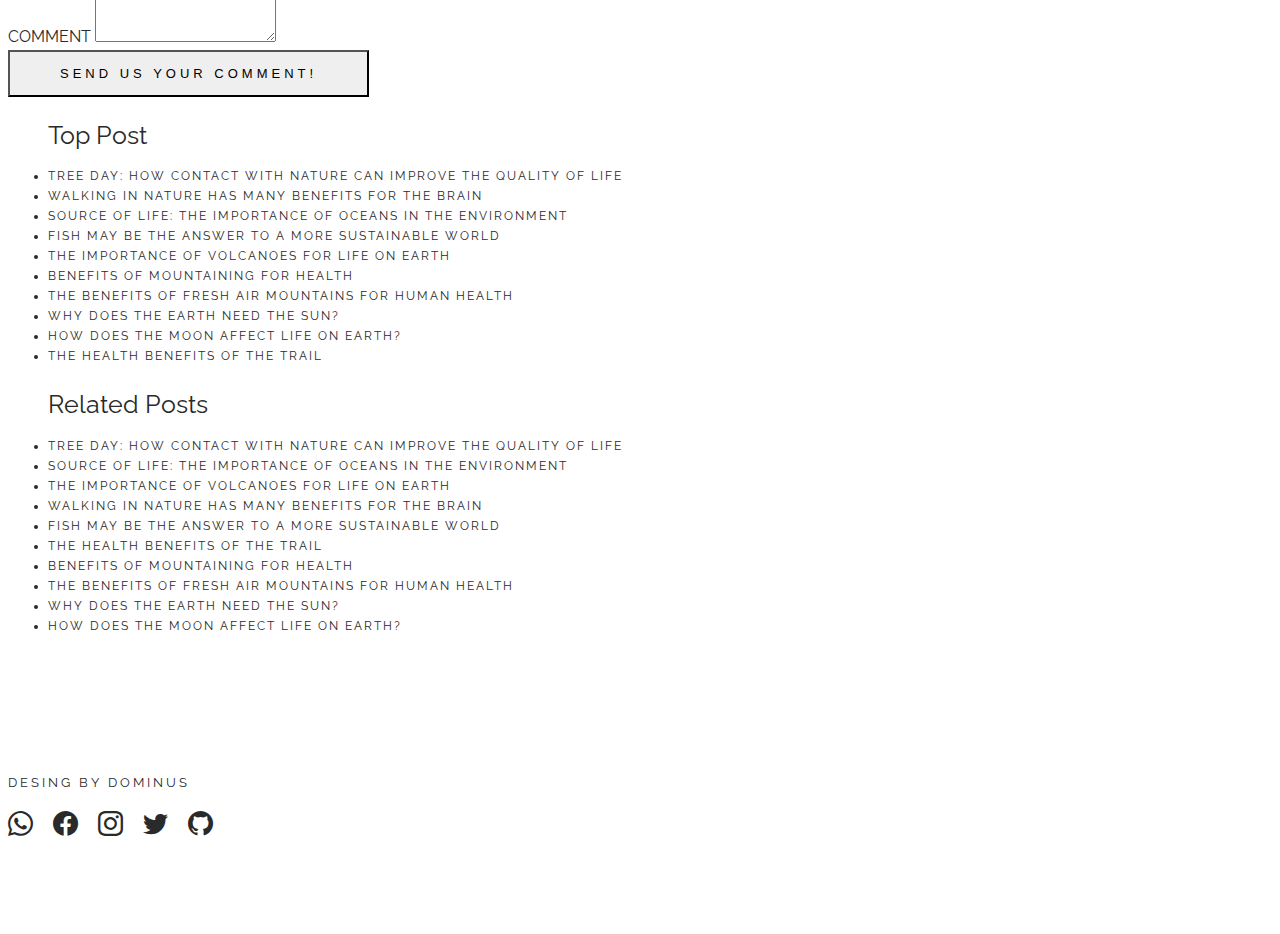
<file: Portifólio/DYLAN BLOG'S/post9.html>
<!DOCTYPE html>
<html lang="en">
  <head>
    <meta charset="utf-8" />
    <meta name="viewport" content="width=device-width, initial-scale=1" />
    <title>DYLAN'S BLOG</title>
    <!-- CSS BOOTSTRAP -->
    <link
      href="https://cdn.jsdelivr.net/npm/bootstrap@5.2.1/dist/css/bootstrap.min.css"
      rel="stylesheet"
      integrity="sha384-iYQeCzEYFbKjA/T2uDLTpkwGzCiq6soy8tYaI1GyVh/UjpbCx/TYkiZhlZB6+fzT"
      crossorigin="anonymous"
    />
    <!-- CSS STYLE -->
    <link rel="stylesheet" href="style.css" />

    <!-- BOOTSTRAP ICONS -->
    <link
      rel="stylesheet"
      href="https://cdn.jsdelivr.net/npm/bootstrap-icons@1.9.1/font/bootstrap-icons.css"
    />
  </head>
  <body>
    <!-- NAVBAR -->
    <header>
      <nav id="about-nav" class="navbar navbar-expand-lg bg-white">
        <div class="container col-10">
          <a class="navbar-brand" href="index.html">D Y L A N</a>
          <button
            class="navbar-toggler"
            type="button"
            data-bs-toggle="collapse"
            data-bs-target="#navbarNav"
            aria-controls="navbarNav"
            aria-expanded="false"
            aria-label="Toggle navigation"
          >
            <span class="navbar-toggler-icon"></span>
          </button>
          <div class="collapse navbar-collapse" id="navbarNav">
            <ul class="navbar-nav ms-auto space-around">
              <li class="nav-item">
                <a class="nav-link" href="index.html">HOME</a>
              </li>
              <li class="nav-item">
                <a class="nav-link" href="about.html">ABOUT</a>
              </li>
              <li class="nav-item">
                <a class="nav-link" href="#footer">CONTACT</a>
              </li>
            </ul>
          </div>
        </div>
      </nav>
    </header>

    <div class="hero-post9 d-flex align-items-center">
      <div class="container">
        <div class="row">
          <div class="col-lg-10">
            <h1 class="h-post display-2 text-white">
              HOW DOES THE MOON AFFECT LIFE ON EARTH?
            </h1>
          </div>
        </div>
      </div>
    </div>
    <!-- HERO ABOUT CONTENTS -->
    <div class="container col-10 mt-5">
      <div class="row">
        <div class="col-7">
          <h1 class="h-about">MOON PHASES</h1>
          <p class="p-text">
            The phases of the Moon are the variations of the Moon's position in
            relation to the Earth and the Sun , that is, the cycles in which it
            is. In total, there are four phases of the Moon: full, waning, new
            and crescent. Each of the phases lasts seven to eight days and is
            observable in different ways here on Earth, depending on which
            hemisphere you are in. In addition, the Moon has three main
            movements:
          </p>
          <ul class="li-post6">
            <li class="p-text">
              Rotation, which is the movement of rotating around its own axis;
            </li>
            <li class="p-text">
              Revolution, which is the rotation around the Earth;
            </li>
            <li class="p-text">
              Translation, which is the movement around the Sun, rotating along
              with the Earth.
            </li>
          </ul>
          <p class="p-text">
            It is worth noting, the position and shape that the Moon acquires in
            our eyes, does not vary by the light of the Moon itself. The
            satellite does not produce its own light, so the Moon's luminosity
            is provided by the Sun.
          </p>
          <h2 class="h-about">HOW DOES THE MOON AFFECT LIFE ON EARTH?</h2>
          <p class="p-text">
            Due to the Moon's gravity , it exerts a direct influence on Earth.
            The satellite's gravitational force is capable of moving large
            masses of water, according to the change in its phases . This causes
            the high or low tides of the oceans.
          </p>
          <p class="p-text">
            As for agriculture, the influence of the Moon on plants has been
            known to farmers since ancient times. For example, for millennia, in
            China, the knowledge about cutting bamboo, which must be carried out
            between the waning and the new moon, which is when the sap and
            humidity inside the trunks is lower.
          </p>
          <p class="p-text">
            For many animals, especially birds, the Moon is essential for
            migration and navigation. For others, their reproduction coincides
            with the specific phases of the lunar cycle. In the case of
            predators, for example, the full moon is in the way, as it brings
            more light at night, making hunting difficult.
          </p>
          <h3 class="h-about">THE INFLUENCE OF THE MOON ON THE HUMAN BODY</h3>
          <p class="p-text">
            Contrary to what many beliefs say, the Moon has no direct influence
            on the human body . There is no scientific evidence to suggest that
            cutting hair at a certain stage makes it grow faster or slower.
          </p>
          <p class="p-text">
            The woman's menstrual cycle also shows no correlation with the
            satellite. At least so far, no scientific study has been able to
            prove any relationship between menstruation and the Moon. Also, the
            full cycle of the Moon, from one new moon to another, lasts about 29
            days, about a day longer than the menstrual cycle. There is also no
            evidence that the Moon influences the birth of more boys or girls.
          </p>
          <div class="mt-5">
            <h1 class="forms-text h-about">LEAVE YOUR COMMENT!</h1>
            <div class="mb-3">
              <label for="exampleFormControlInput1" class="form-label"
                >Your Name</label
              >
              <input
                type="name"
                class="form-control"
                id="exampleFormControlInput1"
                placeholder="your name"
              />
            </div>
            <div class="mb-3">
              <label for="exampleFormControlInput2" class="form-label"
                >Email address</label
              >
              <input
                type="email"
                class="form-control"
                id="exampleFormControlInput2"
                placeholder="name@example.com"
              />
            </div>
            <div class="mb-3">
              <label for="exampleFormControlTextarea1" class="form-label"
                >COMMENT</label
              >
              <textarea
                class="form-control"
                id="exampleFormControlTextarea1"
                rows="3"
              ></textarea>
            </div>
            <div class="d-grid gap-2">
              <button class="btn btn-outline-primary" type="button">
                SEND US YOUR COMMENT!
              </button>
            </div>
          </div>
        </div>
        <div class="col-4 ms-auto">
          <ul class="list-group list-group-flush">
            <h1>Top Post</h1>
            <li class="list-group-item">
              <a href="post1.html"
                >TREE DAY: HOW CONTACT WITH NATURE CAN IMPROVE THE QUALITY OF
                LIFE</a
              >
            </li>
            <li class="list-group-item">
              <a href="post2.html"
                >WALKING IN NATURE HAS MANY BENEFITS FOR THE BRAIN</a
              >
            </li>
            <li class="list-group-item">
              <a href="post3.html"
                >SOURCE OF LIFE: THE IMPORTANCE OF OCEANS IN THE ENVIRONMENT</a
              >
            </li>
            <li class="list-group-item">
              <a href="post4.html"
                >FISH MAY BE THE ANSWER TO A MORE SUSTAINABLE WORLD</a
              >
            </li>
            <li class="list-group-item">
              <a href="post5.html"
                >THE IMPORTANCE OF VOLCANOES FOR LIFE ON EARTH</a
              >
            </li>
            <li class="list-group-item">
              <a href="post6.html">BENEFITS OF MOUNTAINING FOR HEALTH</a>
            </li>
            <li class="list-group-item">
              <a href="post7.html"
                >THE BENEFITS OF FRESH AIR MOUNTAINS FOR HUMAN HEALTH</a
              >
            </li>
            <li class="list-group-item">
              <a href="post8.html">WHY DOES THE EARTH NEED THE SUN?</a>
            </li>
            <li class="list-group-item">
              <a href="post9.html">HOW DOES THE MOON AFFECT LIFE ON EARTH?</a>
            </li>
            <li class="list-group-item">
              <a href="post10.html">THE HEALTH BENEFITS OF THE TRAIL</a>
            </li>
          </ul>
          <div class="mt-4 ms-auto">
            <ul class="list-group list-group-flush">
              <h1>Related Posts</h1>
              <li class="list-group-item">
                <a href="post1.html"
                  >TREE DAY: HOW CONTACT WITH NATURE CAN IMPROVE THE QUALITY OF
                  LIFE</a
                >
              </li>
              <li class="list-group-item">
                <a href="post3.html"
                  >SOURCE OF LIFE: THE IMPORTANCE OF OCEANS IN THE
                  ENVIRONMENT</a
                >
              </li>
              <li class="list-group-item">
                <a href="post5.html"
                  >THE IMPORTANCE OF VOLCANOES FOR LIFE ON EARTH</a
                >
              </li>
              <li class="list-group-item">
                <a href="post2.html"
                  >WALKING IN NATURE HAS MANY BENEFITS FOR THE BRAIN</a
                >
              </li>
              <li class="list-group-item">
                <a href="post4.html"
                  >FISH MAY BE THE ANSWER TO A MORE SUSTAINABLE WORLD</a
                >
              </li>
              <li class="list-group-item">
                <a href="post10.html">THE HEALTH BENEFITS OF THE TRAIL</a>
              </li>
              <li class="list-group-item">
                <a href="post6.html">BENEFITS OF MOUNTAINING FOR HEALTH</a>
              </li>
              <li class="list-group-item">
                <a href="post7.html"
                  >THE BENEFITS OF FRESH AIR MOUNTAINS FOR HUMAN HEALTH</a
                >
              </li>
              <li class="list-group-item">
                <a href="post8.html">WHY DOES THE EARTH NEED THE SUN?</a>
              </li>
              <li class="list-group-item">
                <a href="post9.html">HOW DOES THE MOON AFFECT LIFE ON EARTH?</a>
              </li>
            </ul>
          </div>
        </div>
      </div>
    </div>

    <!-- FOOTER -->
    <footer id="footer" class="container-fluid bg-dark">
      <div class="container col-10 text-white text-center">
        <div class="">
          <h1>DESING BY DOMINUS</h1>
        </div>
        <div class="mt-3">
          <i class="bi bi-whatsapp"></i>
          <i class="bi bi-facebook"></i>
          <i class="bi bi-instagram"></i>
          <i class="bi bi-twitter"></i>
          <i class="bi bi-github"></i>
        </div>
      </div>
    </footer>
    <!-- JS BOOTSTRAP -->
    <script
      src="https://cdn.jsdelivr.net/npm/bootstrap@5.2.1/dist/js/bootstrap.bundle.min.js"
      integrity="sha384-u1OknCvxWvY5kfmNBILK2hRnQC3Pr17a+RTT6rIHI7NnikvbZlHgTPOOmMi466C8"
      crossorigin="anonymous"
    ></script>
  </body>
</html>
</file>
<file: Portifólio/DYLAN BLOG'S/style.css>
@import url('https://fonts.googleapis.com/css2?family=Raleway:wght@100;200;300;400;500;600;700;800;900&display=swap');


body {
  font-family: Raleway, "sans-serif";
  line-height: 1.7;
  color: #2a2a2a;
}

a {
  text-decoration: none;
  color: #2a2a2a;
  transition:0.3s;
}

a:hover {
  opacity: 0.7;
}

.a-carousel {
  color: white;
  text-decoration:none;
  transition: 0.3s;
}

.a-carousel:hover {
  opacity: 0.7;
  color: #ffffff;
}

.navbar-brand {
  font-weight: 300;
  font-size: 25px;
}

.navbar .nav-link{
  font-weight: 400;
  font-size: 13px;
}

h1, h2, h3, h4, h5, .display-4 {
  font-weight: 700;
} 

.hero {
  background-image: url(imgs/wallpaperflare.com_wallpaper\ \(1\).jpg);
  background-position: center;
  background-size: cover;
  background-attachment: fixed;
  position: relative;
  z-index: 2;
}

.btn {
  scroll-behavior: smooth;
  padding: 14px 50px;
  border-width:2px;
  font-size: 13px;
  letter-spacing: 4px;
}

.card-text {
  font-size: 13px;
  text-align: end;
}

.list-group h1 {
  font-size: 25px;
  font-weight: 400;
  margin-bottom: 10px;
}

.list-group-item {
  font-size: 12px;
  line-height: 20px;
  letter-spacing: 2px;
}

.forms-text {
  font-size: 30px;
  font-weight: 400;
  margin-bottom: 1rem;
}

footer {
  margin-top: 3rem;
  padding: 5rem 0;
}

footer h1 {
  font-size: 13px;
  font-weight: 400;
  letter-spacing: 3px;
}

.bi-whatsapp {
  font-size: 25px;
}

.bi-facebook {
  font-size: 25px;
  margin-left: 1rem;
}

.bi-instagram {
  font-size: 25px;
  margin-left: 1rem;
}

.bi-twitter{
  font-size: 25px;
  margin-left: 1rem;
}

.bi-github{
  font-size: 25px;
  margin-left: 1rem;
}


/* ABOUT PAGE */
.hero-about {
  background-image: url(imgs/hd-wallpaper-7055153_1920.jpg);
  background-position: center;
  background-size: cover;
  background-attachment: fixed;
  position: relative;
  z-index: 2;
  height: 50vh;
}

.hero-about::after {
    content: "";
    width: 100%;
    height: 100%;
    position: absolute;
    top: 0;
    background-color: rgba(0,0,0,0.5);
    z-index: -1;
}

.hero-about h1 {
  letter-spacing: 10px;
}

.h-about {
  letter-spacing: 10px;
  font-size: 25px;
}

.p-text {
  line-height: 1.5rem;
  letter-spacing: 2px;
}

/* PAGE POSTS */

.hero-post1 {
  background-image: url(imgs/pexels-felix-mittermeier-1080401.jpg);
  background-position: center;
  background-size: cover;
  background-attachment: fixed;
  position: relative;
  z-index: 2;
  height: 50vh;
}

.hero-post1::after {
  content: "";
  width: 100%;
  height: 100%;
  position: absolute;
  top: 0;
  background-color: rgba(0,0,0,0.5);
  z-index: -1;
}

.h-post {
  font-size: 40px;
  letter-spacing: 10px;
}

/* POST 2 */
.hero-post2 {
  background-image: url(imgs/pexels-achim-bongard-289327.jpg);
  background-position: center;
  background-size: cover;
  background-attachment: fixed;
  position: relative;
  z-index: 2;
  height: 50vh;
}

.hero-post2::after {
  content: "";
  width: 100%;
  height: 100%;
  position: absolute;
  top: 0;
  background-color: rgba(0,0,0,0.5);
  z-index: -1;
}


/* POST 3 */
.hero-post3 {
  background-image: url(imgs/pexels-александр-прокофьев-561463.jpg);
  background-position: center;
  background-size: cover;
  background-attachment: fixed;
  position: relative;
  z-index: 2;
  height: 50vh;
}

.hero-post3::after {
  content: "";
  width: 100%;
  height: 100%;
  position: absolute;
  top: 0;
  background-color: rgba(0,0,0,0.5);
  z-index: -1;
}

/* POST 4 */
.hero-post4 {
  background-image: url(imgs/pexels-hung-tran-3699434.jpg);
  background-position: center;
  background-size: cover;
  background-attachment: fixed;
  position: relative;
  z-index: 2;
  height: 50vh;
}

.hero-post4::after {
  content: "";
  width: 100%;
  height: 100%;
  position: absolute;
  top: 0;
  background-color: rgba(0,0,0,0.5);
  z-index: -1;
}

/* POST 5 */
.hero-post5 {
  background-image: url(imgs/pexels-archie-binamira-913215.jpg);
  background-position: center;
  background-size: cover;
  background-attachment: fixed;
  position: relative;
  z-index: 2;
  height: 50vh;
}

.hero-post5::after {
  content: "";
  width: 100%;
  height: 100%;
  position: absolute;
  top: 0;
  background-color: rgba(0,0,0,0.5);
  z-index: -1;
}

/* POST 6 */
.hero-post6 {
  background-image: url(imgs/pexels-andrei-tanase-1271619.jpg);
  background-position: center;
  background-size: cover;
  background-attachment: fixed;
  position: relative;
  z-index: 2;
  height: 50vh;
}

.hero-post6::after {
  content: "";
  width: 100%;
  height: 100%;
  position: absolute;
  top: 0;
  background-color: rgba(0,0,0,0.5);
  z-index: -1;
}

.li-post6 {
  margin-bottom: 15px;
}

/* POST 7 */
.hero-post7 {
  background-image: url(imgs/pexels-kirill-lazarev-9986905.jpg);
  background-position: center;
  background-size: cover;
  background-attachment: fixed;
  position: relative;
  z-index: 2;
  height: 50vh;
}

.hero-post7::after {
  content: "";
  width: 100%;
  height: 100%;
  position: absolute;
  top: 0;
  background-color: rgba(0,0,0,0.5);
  z-index: -1;
}

/* POST 8 */
.hero-post8 {
  background-image: url(imgs/pexels-nathan-cowley-1089168.jpg);
  background-position: center;
  background-size: cover;
  background-attachment: fixed;
  position: relative;
  z-index: 2;
  height: 50vh;
}

.hero-post8::after {
  content: "";
  width: 100%;
  height: 100%;
  position: absolute;
  top: 0;
  background-color: rgba(0,0,0,0.5);
  z-index: -1;
}

/* POST 9 */
.hero-post9 {
  background-image: url(imgs/pexels-philippe-donn-1242764.jpg);
  background-position: center;
  background-size: cover;
  background-attachment: fixed;
  position: relative;
  z-index: 2;
  height: 50vh;
}

.hero-post9::after {
  content: "";
  width: 100%;
  height: 100%;
  position: absolute;
  top: 0;
  background-color: rgba(0,0,0,0.5);
  z-index: -1;
}

/* POST 10 */
.hero-post10 {
  background-image: url(imgs/pexels-tim-gouw-443412.jpg);
  background-position: center;
  background-size: cover;
  background-attachment: fixed;
  position: relative;
  z-index: 2;
  height: 50vh;
}

.hero-post10::after {
  content: "";
  width: 100%;
  height: 100%;
  position: absolute;
  top: 0;
  background-color: rgba(0,0,0,0.5);
  z-index: -1;
}
</file>
<file: Portifólio/Jv Shop/style.css>
*{
  margin: 0;
  padding: 0;
  box-sizing: border-box;
}
body{
  background:#242131 ;
  font: 400 1rem 'Zen Maru Gothic', sans-serif;
}

.grid{
  display: grid;
  gap:3rem
}

/*****************  NAV-MENU  **********************/

nav{
  display: flex;
  justify-content: space-between;
  align-items: center;
  margin-top:  2rem;
  margin-left: 3rem;
  margin-right: 3rem;

}
.logo{
  font: 700 1rem 'Zen Maru Gothic', sans-serif;
  font-size: 1.5rem;
  text-decoration: none;
  color: #E1E8FF;
}

.logo span{
  color: #8D87FF;
}

.nav-list {
  color: #E1E8FF;
  list-style: none;
  display: flex;
}
.nav-list li {
  font-size: 1rem;
  letter-spacing: 3px;
  margin-left: 3rem;
  cursor: pointer;
}

.icons{
  display: flex;
}

.cart{
  width: 1.5rem;
  margin-left: 3rem;
  cursor: pointer;
}

.lupa{
  width: 1.5rem;
  cursor: pointer;
}

/*****************  SECTION LAYOUT  **********************/

.container{
  margin-left: 3rem;
  margin-right: 3rem;
}

.image{
  margin-left: 3rem;
  margin-right: 3rem;
}

.luva{
  width: 850px;
  bottom: 2%;
  left: 34.5%;
  position: absolute;
}

h1{
  font: 900 3.1rem 'Nunito', sans-serif;
  -webkit-background-clip: text;
  -webkit-text-fill-color: transparent;
  background-clip: text;
  background-image: linear-gradient( 45deg, #E1E8FF, #8d87ff, #8d87ff);
  line-height: 4rem;
}

a{
  text-decoration: none;
  color: #E1E8FF;
  font-size: 1.1rem;
}

p{
  color: #E1E8FF;
  font-size: 1.1rem;
}

.bnt{
  display: inline-block;
  background: linear-gradient( 45deg,#AE87FF, #8d87ff);
  border-radius: 48px;
  padding: 10px 20px;
  margin-right: 82%;
  text-align: center;
  text-decoration: none;
  color: #E1E8FF;
  font-size: 16px;
  cursor: pointer;
}

/*****************  SECTION CARACTERES  **********************/

.image-character{
  margin-left: 3rem;
  margin-right: 3rem;
}

.glove-character {
  width: 820px;
  position: absolute;
  top: 100%;
  left: -3%;
}

h2{
  font: 900 3.1rem 'Nunito', sans-serif;
  -webkit-background-clip: text;
  -webkit-text-fill-color: transparent;
  background-clip: text;
  background-image: linear-gradient( 45deg, #E1E8FF, #8d87ff, #8d87ff);
  line-height: 3rem;
}

.text-caractere {
  margin-top: 150px;
  margin-left: 60%;
  line-height: 2rem;
}

.text-line{
  display: flex;
  align-items: center;
}

.line::after {
  content: " ";
  background:linear-gradient( 45deg, #8d87ff, #E1E8FF);
  border-radius: 3px;
  display: block;
  height: 3px;
  width: 3rem;
  margin-right: 1.2rem;
}




/*****************  SECTION OTHERS  **********************/

.box{
  width: 250px;
  height: 200px;
  background: #242131;
  border-radius: 8px;
  box-shadow: 0px 0px 5px  #8d87ff;
  margin-top: 6rem;
}

.box-style{
  display: grid;
  grid-template-columns: repeat(auto-fit, minmax(100px, 1fr));
  justify-items: center;
  gap: 0.1rem;
}

.icons-other{
  width: 3.0rem;
  margin-left: 100px;
  margin-top: 3rem;
}

.other-text1{
  font: 700 1rem 'Zen Maru Gothic', sans-serif;
  font-size: 1.5rem;
  margin-left: 60px;
}

.other-text2{
  font: 700 1rem 'Zen Maru Gothic', sans-serif;
  font-size: 1.5rem;
  margin-left: 69px;
}

.other-text3{
  font: 700 1rem 'Zen Maru Gothic', sans-serif;
  font-size: 1.5rem;
  margin-left: 69px;
}

/*****************  SECTIONS VISION  **********************/


.vision-text{
  text-align: center;
  margin-top: 3rem;
}

h3{
  font: 900 2rem 'Nunito', sans-serif;
  -webkit-background-clip: text;
  -webkit-text-fill-color: transparent;
  background-clip: text;
  background-image: linear-gradient( 45deg, #E1E8FF, #8d87ff, #8d87ff);
  line-height: 3rem;
}

.vision-p{
  font-size: 20px;
}

.footer-center{
  margin-top: 3rem;
  text-align: center;
}


.logo-footer{
  font: 700 1rem 'Zen Maru Gothic', sans-serif;
  font-size: 1.5rem;
  text-decoration: none;
  color: #E1E8FF;
  padding: 10px 20px;
  border-radius: 35px;
  border: 2px solid #AE87FF;
  background: transparent;
}

.logo-footer span{
  color: #8D87FF;
}

/*****************  SEPARAÇÃO DE SEÇÕES  **********************/
.section{
  margin: 5rem 0;
  color:#AE87FF;
}


::-webkit-meter-bar {
  width: 12px;
}
::-webkit-meter-bar {
  background: #E1E8FF;
  border-radius: 14px;
}
</file>
<file: Portifólio/Projeto EducJogos/style.css>
@import url('https://fonts.googleapis.com/css2?family=Sora:wght@400;700&display=swap');

:root {
  --primary: #0d6efd;
  --dark: #21252f;
  --body: #888;
  --box-shadow: 0 8px 22px rgba(0,0,0,0.1);
}

body {
  font-family: Sora, "sans-serif";
  line-height: 1.7;
  color: var(--body);
}

.navbar-brand {
  font-size: 22px;
  font-weight: 400;
}

h1,h2,h3,h4,h5,h6,.display-4 {
  color: var(--dark);
  font-weight: 700;
}

a {
  color: var(--dark);
  text-decoration: none;
}

.hero {
  background-image: url(portal-lunetas-daxx-o-play-18-canais-infantis-no-youtube-livres-de-publicidade.jpg.webp);
  background-position: center;
  background-size: cover;
  background-attachment: fixed;
  position: relative;
  z-index: 2;
}

.hero::after {
  content: "";
  width: 100%;
  height: 100%;
  position: absolute;
  top: 0;
  background-color: rgba(0,0,0,0.5);
  z-index: -1;
}

.navbar .nav-link {
  font-size: 14px;
  font-weight: 700;
}

.btn {
  padding: 14px 18px;
  border-width: 2px;
}
</file>
